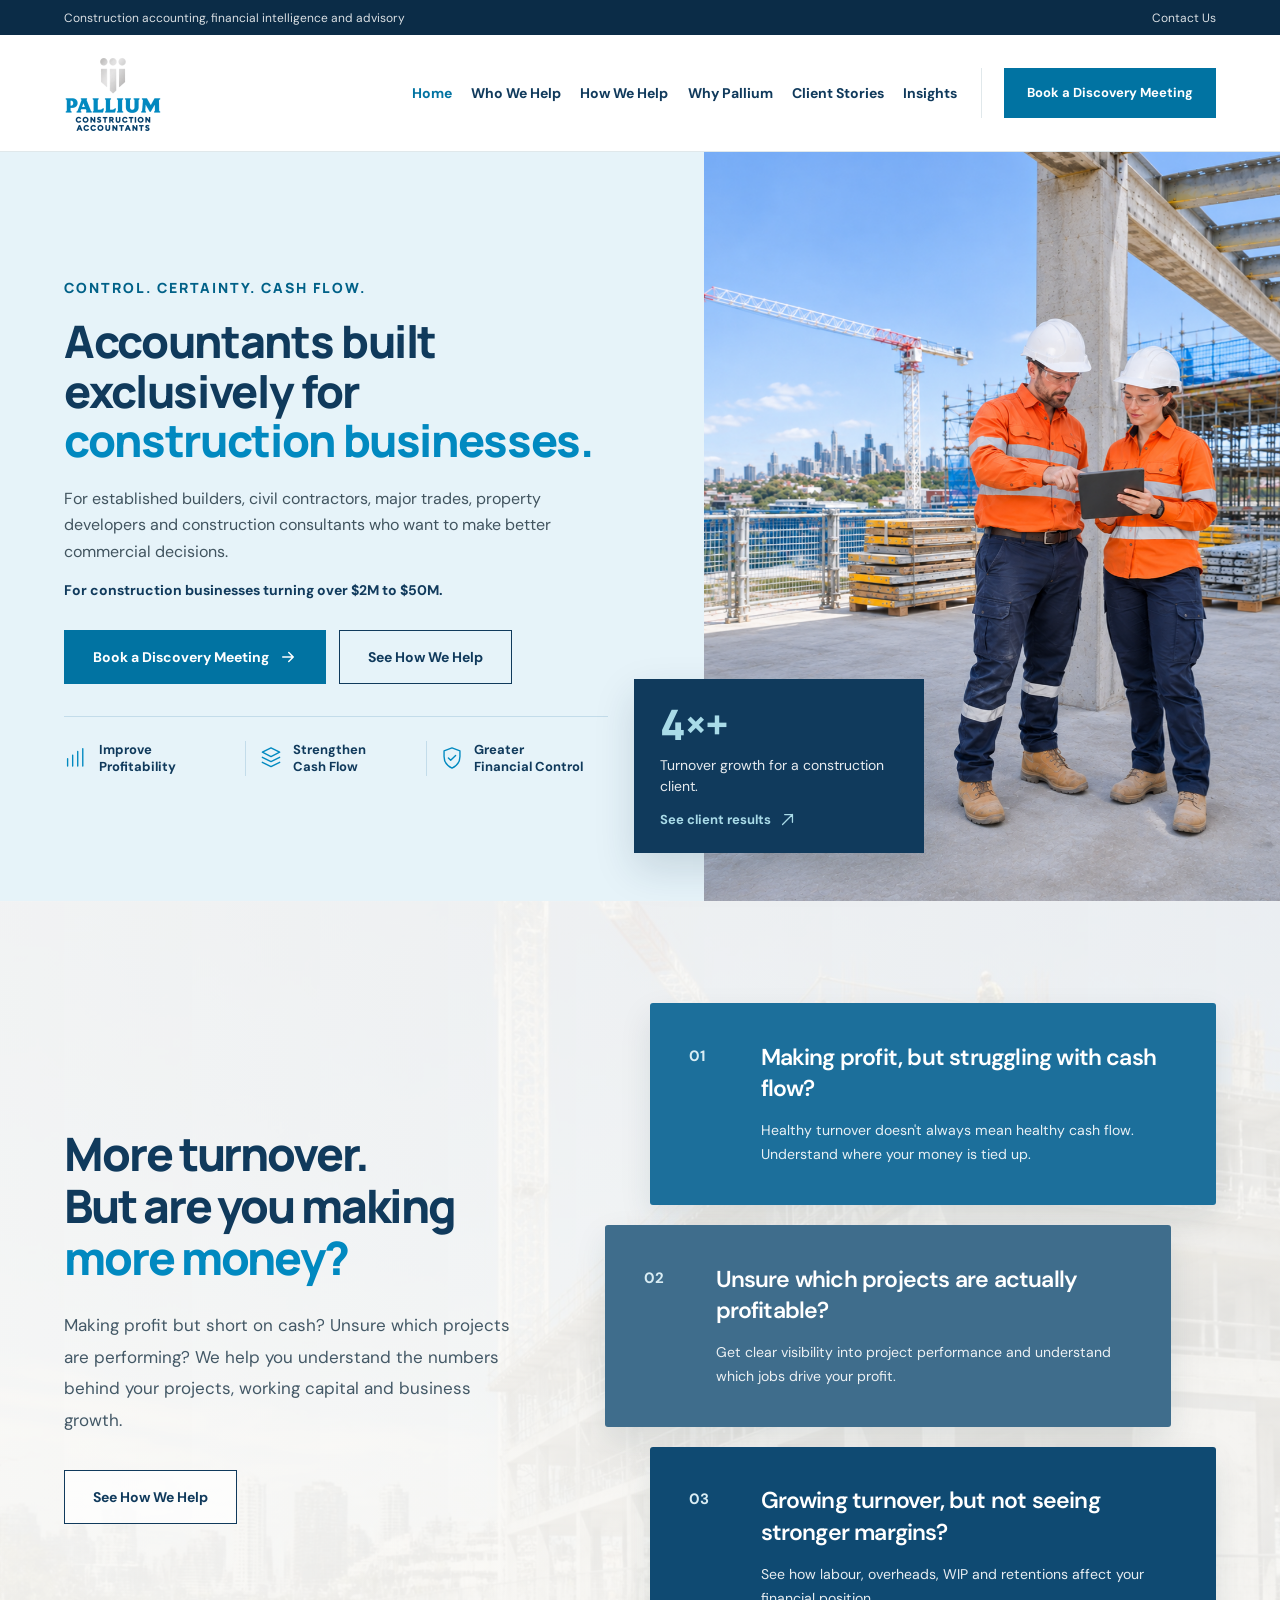
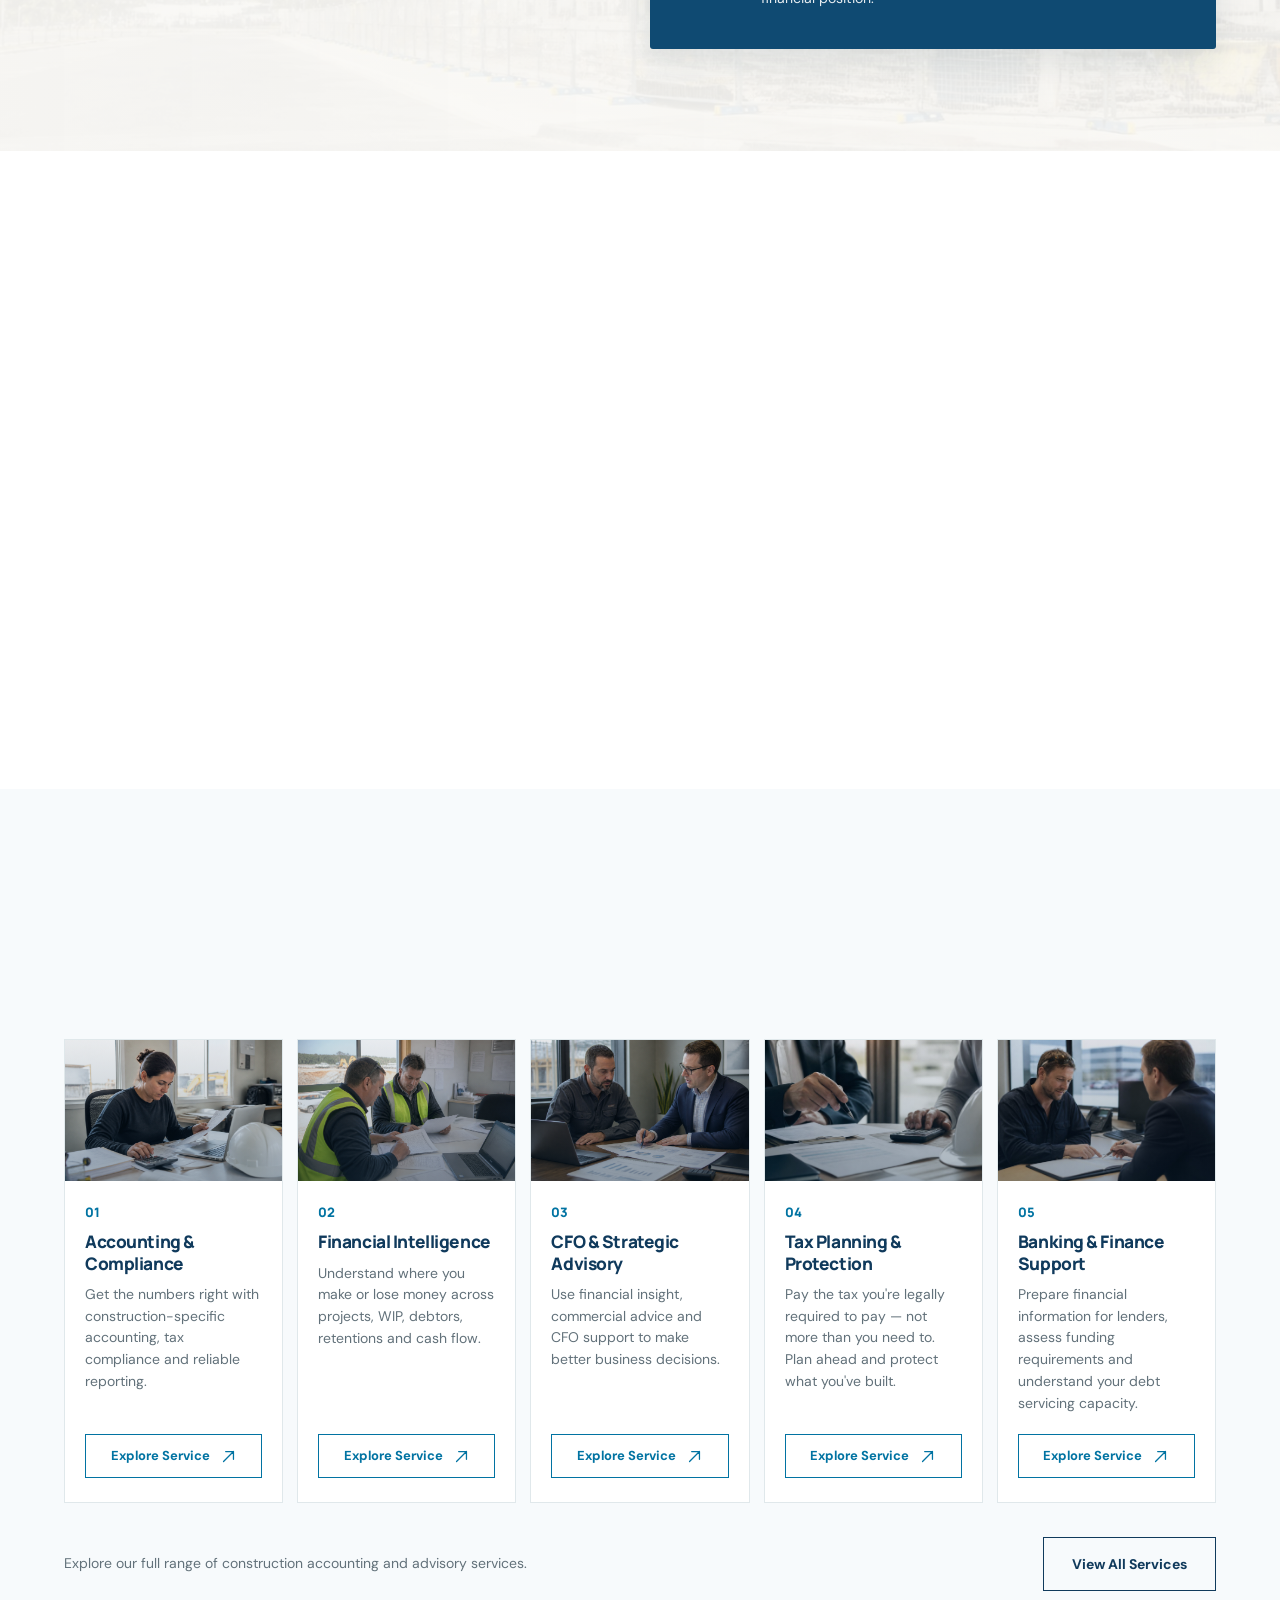
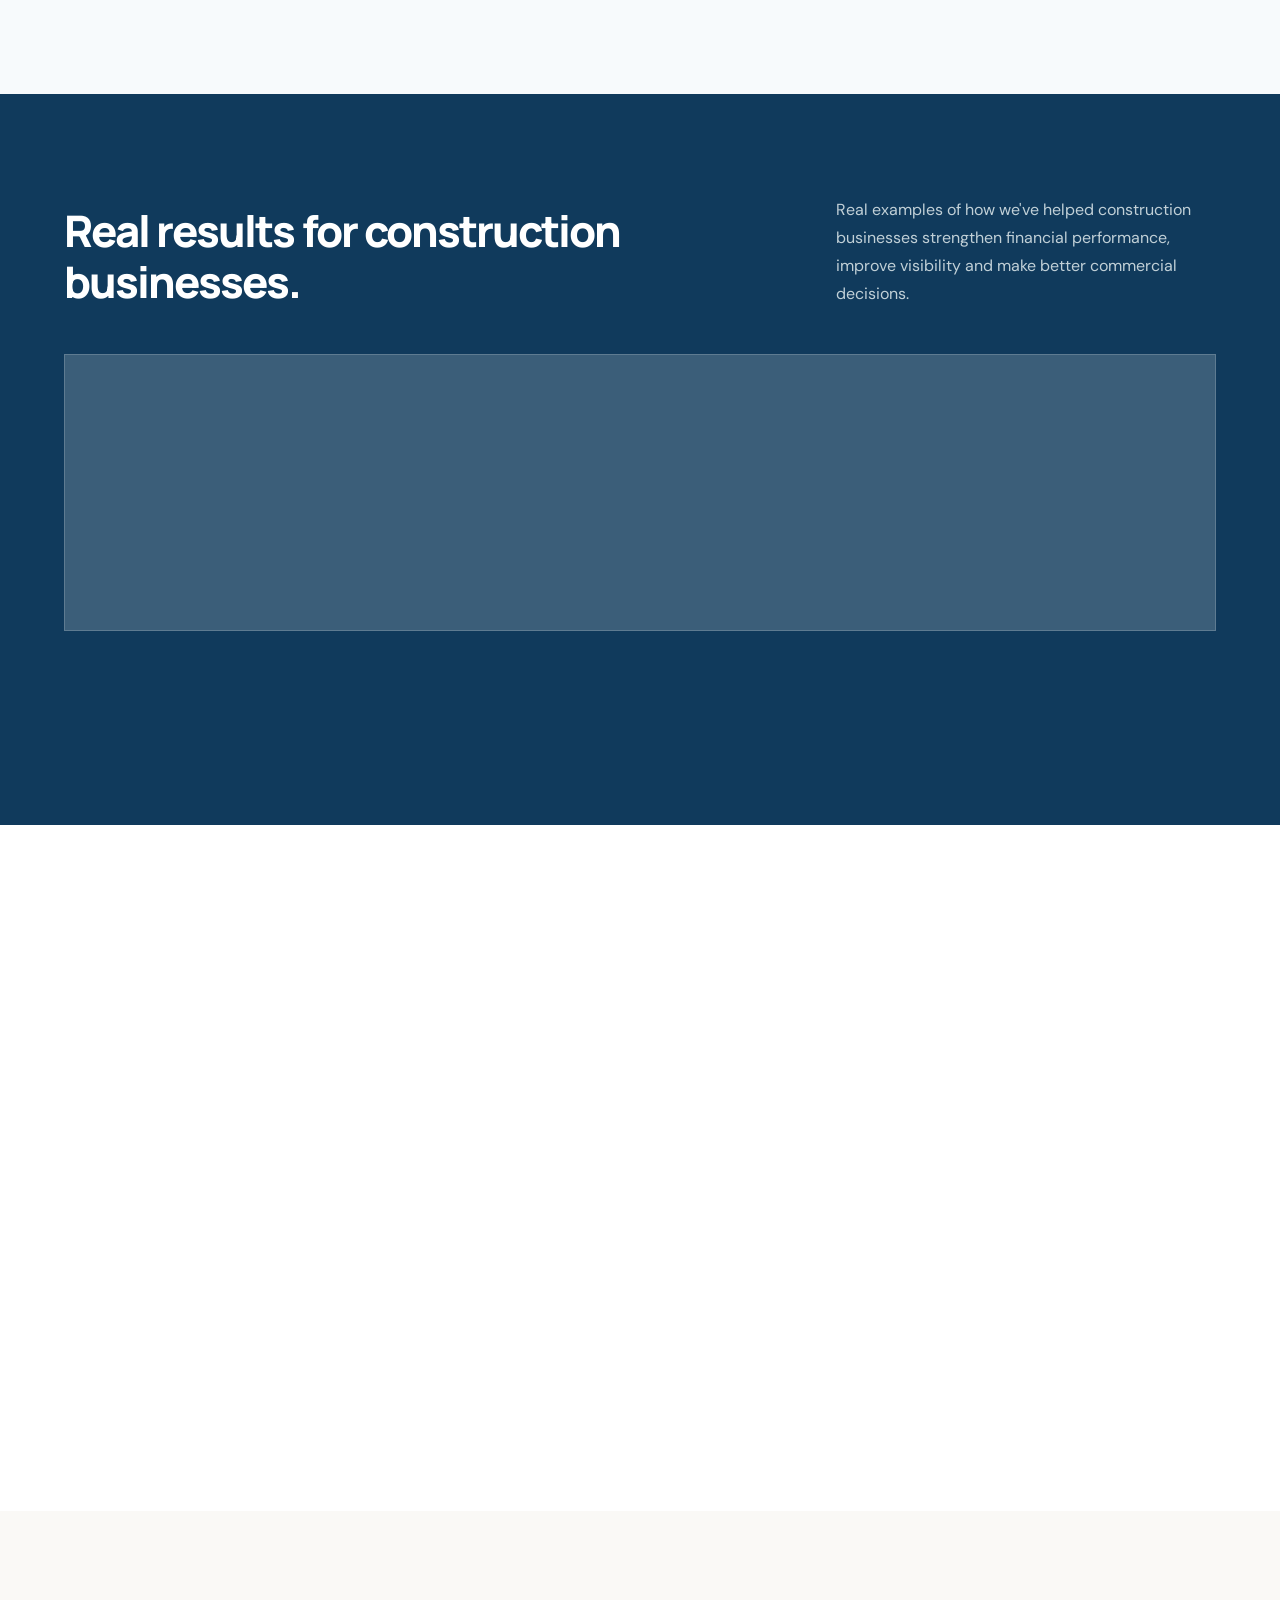
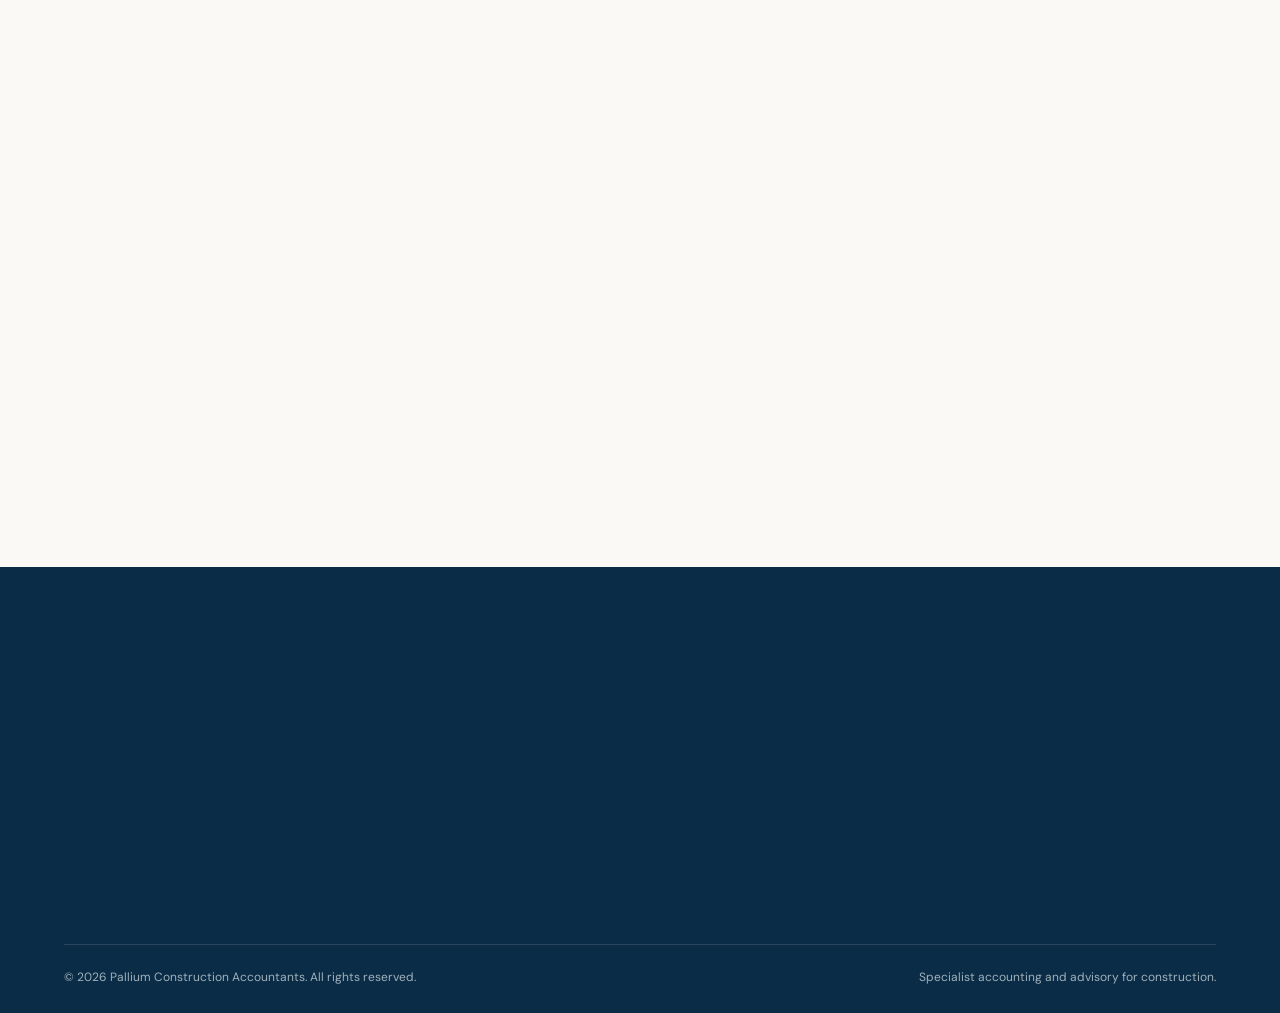
<file: index.html>
<!DOCTYPE html>
<html lang="en-AU">
<head>
  <meta charset="UTF-8">
  <meta name="viewport" content="width=device-width, initial-scale=1.0">

  <title>Pallium | Construction Accountants &amp; Business Advisory</title>
  <meta name="description" content="Specialist construction accounting, financial intelligence and advisory for builders, civil contractors, major trades, property developers and construction industry consultants.">

  <link rel="preconnect" href="https://fonts.googleapis.com">
  <link rel="preconnect" href="https://fonts.gstatic.com" crossorigin>
  <link href="https://fonts.googleapis.com/css2?family=DM+Sans:wght@400;500;600;700&family=Manrope:wght@400;500;600;700;800&display=swap" rel="stylesheet">

  <script>
    /* Only hide content for animation when the browser can reveal it again */
    if (
      "IntersectionObserver" in window &&
      !window.matchMedia("(prefers-reduced-motion: reduce)").matches
    ) {
      document.documentElement.classList.add("js-anim");
    }
  </script>

  <style>
    /* =========================================
       GLOBAL
    ========================================= */

    :root {
      --navy: #103a5c;
      --navy-dark: #0b2c47;
      --blue: #0173a2;
      --brand: #0189c0;
      --blue-dark: #016188;
      --sky: #a9dbe8;
      --ivory: #faf9f6;
      --light: #f4f8fa;
      --text: #26343b;
      --muted: #62717a;
      --border: #e0e8eb;
      --heading: "Manrope", sans-serif;
      --body: "DM Sans", sans-serif;
      --container: 1360px;
      --gutter: clamp(22px, 5vw, 80px);
    }

    *, *::before, *::after {
      box-sizing: border-box;
      margin: 0;
      padding: 0;
    }

    html {
      scroll-behavior: smooth;
    }

    body {
      background: #fff;
      color: var(--text);
      font-family: var(--body);
      -webkit-font-smoothing: antialiased;
      overflow-x: hidden;
    }

    a {
      color: inherit;
      text-decoration: none;
    }

    button {
      font: inherit;
      cursor: pointer;
    }

    img, svg {
      display: block;
    }

    img {
      max-width: 100%;
    }

    :focus-visible {
      outline: 3px solid var(--blue);
      outline-offset: 4px;
    }

    .container {
      width: min(
        calc(100% - var(--gutter) * 2),
        var(--container)
      );
      margin-inline: auto;
    }

    .section {
      padding: clamp(76px, 8vw, 116px) 0;
    }

    .section-title {
      color: var(--navy);
      font-family: var(--heading);
      font-size: clamp(32px, 3.4vw, 46px);
      font-weight: 800;
      line-height: 1.17;
      letter-spacing: -.045em;
    }

    .section-description {
      color: var(--muted);
      font-size: 16px;
      line-height: 1.75;
    }

    .section-heading {
      display: flex;
      align-items: end;
      justify-content: space-between;
      gap: 40px;
      margin-bottom: 46px;
    }

    .section-heading .section-title {
      max-width: 780px;
    }

    .section-heading .section-description {
      max-width: 380px;
    }

    /* =========================================
       BUTTONS
    ========================================= */

    .btn {
      display: inline-flex;
      align-items: center;
      justify-content: center;
      gap: 10px;
      min-height: 54px;
      padding: 0 28px;
      border: 1.5px solid transparent;
      border-radius: 0;
      font-family: var(--body);
      font-size: 14px;
      font-weight: 700;
      line-height: 1.3;
      text-align: center;
      transition:
        background .2s ease,
        color .2s ease,
        border-color .2s ease;
    }

    .btn-primary {
      background: var(--blue);
      border-color: var(--blue);
      color: #fff;
    }

    .btn-primary:hover {
      background: var(--blue-dark);
      border-color: var(--blue-dark);
    }

    .btn-outline {
      background: transparent;
      border-color: var(--navy);
      color: var(--navy);
    }

    .btn-outline:hover {
      background: var(--navy);
      color: #fff;
    }

    .btn-white {
      background: #fff;
      border-color: #fff;
      color: var(--navy);
    }

    .btn-white:hover {
      background: var(--sky);
      border-color: var(--sky);
    }

    .text-link {
      display: inline-flex;
      align-items: center;
      justify-content: center;
      gap: 10px;
      min-height: 49px;
      padding: 0 20px;
      border: 1.5px solid var(--blue);
      background: transparent;
      color: var(--blue);
      font-size: 13px;
      font-weight: 700;
      line-height: 1.4;
      transition:
        background .2s ease,
        color .2s ease;
    }

    .text-link:hover {
      background: var(--blue);
      color: #fff;
    }

    .text-link svg, .industry-link svg, .hero-proof-link svg {
      width: 17px;
      height: 17px;
      flex-shrink: 0;
      fill: none;
      stroke: currentColor;
      stroke-width: 1.8;
      stroke-linecap: round;
      stroke-linejoin: round;
    }

    /* =========================================
       HERO
    ========================================= */

    .hero {
      position: relative;
      min-height: calc(100svh - 151px);
      isolation: isolate;
      border-bottom: 1px solid var(--border);
    }

    .hero-grid {
      display: grid;
      grid-template-columns: 55% 45%;
      align-items: center;
      min-height: calc(100svh - 151px);
    }

    .hero-content {
      position: relative;
      z-index: 2;
      padding:
        clamp(50px, 7vh, 90px)
        65px
        clamp(50px, 7vh, 90px)
        0;
    }

    .hero h1 {
      max-width: 680px;
      color: var(--navy);
      font-family: var(--heading);
      font-size: clamp(38px, 4vw, 62px);
      font-weight: 800;
      line-height: 1.075;
      letter-spacing: -.055em;
    }

    .hero h1 span {
      color: var(--brand);
    }

    .hero-description {
      max-width: 550px;
      margin-top: 30px;
      color: var(--muted);
      font-size: clamp(15px, 1.2vw, 18px);
      line-height: 1.78;
    }

    .hero-actions {
      display: flex;
      flex-wrap: wrap;
      gap: 13px;
      margin-top: 36px;
    }

    .hero-note {
      max-width: 550px;
      margin-top: 30px;
      padding-top: 20px;
      border-top: 1px solid var(--border);
      color: var(--navy);
      font-size: 13px;
      font-weight: 700;
      line-height: 1.6;
    }

    .hero-media {
      position: absolute;
      z-index: 0;
      inset: 0 0 0 auto;
      width: 45%;
      overflow: hidden;
      background: var(--navy);
    }

    .hero-media > img {
      width: 100%;
      height: 100%;
      object-fit: cover;
      object-position: 55% center;
    }

    .hero-proof {
      position: absolute;
      z-index: 3;
      left: calc(55% - 70px);
      bottom: 78px;
      display: block;
      width: 300px;
      max-width: calc(100% - 40px);
      padding: 27px 30px;
      background: var(--navy);
      color: #fff;
      box-shadow: 0 16px 38px rgba(11,44,71,.15);
      transition:
        background .2s ease,
        transform .2s ease;
    }

    .hero-proof:hover {
      background: var(--navy-dark);
      transform: translateY(-3px);
    }

    .hero-proof strong {
      display: block;
      color: var(--sky);
      font-family: var(--heading);
      font-size: 48px;
      font-weight: 800;
      line-height: 1;
      letter-spacing: -.055em;
    }

    .hero-proof p {
      max-width: 240px;
      margin-top: 15px;
      color: rgba(255,255,255,.9);
      font-size: 14px;
      line-height: 1.65;
    }

    .hero-proof-link {
      display: inline-flex;
      align-items: center;
      gap: 8px;
      margin-top: 20px;
      color: var(--sky);
      font-size: 13px;
      font-weight: 700;
    }

    /* =========================================
       CUSTOMER CHALLENGES
    ========================================= */

    .problems {
      overflow-x: clip;
      background-color: var(--ivory);
      background-image:
        linear-gradient(
          90deg,
          rgba(250,249,246,.95),
          rgba(250,249,246,.91)
        ),
        url("site-wide.jpg");
      background-size: cover;
      background-position: center;
    }

    .problems-layout {
      display: grid;
      grid-template-columns: minmax(0,.85fr) minmax(0,1.15fr);
      align-items: center;
      gap: clamp(55px, 7vw, 110px);
    }

    .problems-intro {
      max-width: 570px;
    }

    .problems-intro .section-title {
      font-size: clamp(38px, 3.6vw, 59px);
      line-height: 1.13;
    }

    .problems-intro .section-title span {
      color: var(--brand);
    }

    .problems-intro .section-description {
      max-width: 520px;
      margin-top: 26px;
      color: #435866;
      font-size: 17px;
      line-height: 1.85;
    }

    .problems-button {
      margin-top: 34px;
      background: rgba(255,255,255,.72);
    }

    .problem-list {
      display: flex;
      flex-direction: column;
      gap: 20px;
      width: 100%;
    }

    .problem-card {
      display: grid;
      grid-template-columns: 42px 1fr;
      align-items: start;
      gap: 30px;
      min-height: 195px;
      padding: clamp(30px, 3vw, 44px);
      color: #fff;
      border-radius: 3px;
      box-shadow: 0 13px 32px rgba(20,45,60,.1);
    }

    .problem-card:nth-child(1) {
      background: #1c6f9b;
      margin-left: 45px;
    }

    .problem-card:nth-child(2) {
      background: #3f6d8c;
      margin-right: 45px;
    }

    .problem-card:nth-child(3) {
      background: #0f4a72;
      margin-left: 45px;
    }

    .problem-number {
      padding-top: 4px;
      color: #d9edf4;
      font-size: 15px;
      font-weight: 700;
      letter-spacing: .06em;
    }

    .problem-content h3 {
      max-width: 540px;
      color: #fff;
      font-family: var(--body);
      font-size: clamp(21px, 1.8vw, 28px);
      font-weight: 600;
      line-height: 1.35;
      letter-spacing: -.035em;
    }

    .problem-content p {
      max-width: 540px;
      margin-top: 15px;
      color: rgba(255,255,255,.9);
      font-size: clamp(14px, 1.1vw, 16px);
      line-height: 1.7;
    }

    /* =========================================
       WHO WE HELP
    ========================================= */

    .industries {
      background: #fff;
    }

    .industry-grid {
      display: grid;
      grid-template-columns: repeat(4, minmax(0,1fr));
      gap: 16px;
    }

    .industry-card {
      display: flex;
      flex-direction: column;
      justify-content: space-between;
      min-height: 285px;
      padding: clamp(25px, 2.5vw, 38px);
      background: #f3f8fa;
      border: 1px solid #dce7ec;
      color: var(--navy);
      transition:
        background .25s ease,
        border-color .25s ease,
        transform .25s ease;
    }

    .industry-card:hover {
      background: #e9f3f7;
      border-color: #b8d3df;
      transform: translateY(-4px);
    }

    .industry-icon {
      display: flex;
      align-items: center;
      justify-content: center;
      width: 60px;
      height: 60px;
      color: var(--blue);
    }

    .industry-icon svg {
      width: 100%;
      height: 100%;
      fill: none;
      stroke: currentColor;
      stroke-width: 1.35;
      stroke-linecap: round;
      stroke-linejoin: round;
    }

    .industry-body {
      margin-top: 42px;
    }

    .industry-body h3 {
      color: var(--navy);
      font-family: var(--heading);
      font-size: clamp(19px, 1.55vw, 23px);
      font-weight: 800;
      line-height: 1.35;
      letter-spacing: -.035em;
    }

    .industry-link {
      display: inline-flex;
      align-items: center;
      gap: 8px;
      margin-top: 17px;
      color: var(--blue);
      font-size: 13px;
      font-weight: 700;
    }

    /* =========================================
       HOW WE HELP — EVEN BUTTONS
    ========================================= */

    .services {
      background: #f7fafc;
    }

    .service-grid {
      display: grid;
      grid-template-columns: repeat(4, minmax(0,1fr));
      gap: 10px;
      align-items: stretch;
    }

    .service-card {
      display: flex;
      flex-direction: column;
      min-width: 0;
      height: 100%;
      overflow: hidden;
      background: #fff;
      border: 1px solid var(--border);
      transition:
        box-shadow .25s ease,
        transform .25s ease;
    }

    .service-card:hover {
      transform: translateY(-4px);
      box-shadow: 0 14px 35px rgba(23,51,69,.08);
    }

    .service-image {
      position: relative;
      width: 100%;
      height: clamp(185px, 16vw, 235px);
      overflow: hidden;
      background: var(--navy);
    }

    .service-image img {
      width: 100%;
      height: 100%;
      object-fit: cover;
    }

    .service-image::after {
      content: "";
      position: absolute;
      inset: 0;
      background: linear-gradient(
        180deg,
        rgba(11,44,71,.08),
        rgba(11,44,71,.35)
      );
      pointer-events: none;
    }

    .service-content {
      display: flex;
      flex-direction: column;
      flex: 1;
      padding: clamp(24px, 2.2vw, 35px);
    }

    .service-number {
      display: block;
      color: var(--blue);
      font-family: var(--heading);
      font-size: 15px;
      font-weight: 800;
    }

    .service-content h3 {
      margin-top: 20px;
      color: var(--navy);
      font-family: var(--heading);
      font-size: clamp(19px, 1.5vw, 23px);
      font-weight: 800;
      line-height: 1.35;
      letter-spacing: -.035em;
    }

    .service-content p {
      margin-top: 12px;
      margin-bottom: 28px;
      color: var(--muted);
      font-size: 15px;
      line-height: 1.7;
    }

    /*
      IMPORTANT:
      margin-top: auto pushes every button
      to the bottom of its service card.
    */

    .service-content .text-link {
      align-self: flex-start;
      margin-top: auto;
    }

    .services-bottom {
      display: flex;
      align-items: center;
      justify-content: space-between;
      flex-wrap: wrap;
      gap: 24px;
      margin-top: 34px;
    }

    .services-bottom p {
      max-width: 520px;
      color: var(--muted);
      font-size: 14px;
      line-height: 1.7;
    }

    /* =========================================
       CLIENT RESULTS
    ========================================= */

    .results {
      background: var(--navy);
      color: #fff;
    }

    .results .section-title {
      color: #fff;
    }

    .results .section-description {
      color: #c1d0d7;
    }

    .results-grid {
      display: grid;
      grid-template-columns: repeat(3, minmax(0,1fr));
      gap: 1px;
      background: rgba(255,255,255,.18);
      border: 1px solid rgba(255,255,255,.18);
    }

    .result-card {
      display: flex;
      flex-direction: column;
      min-height: 275px;
      padding: 38px 32px;
      background: var(--navy);
    }

    .result-sector {
      color: #bbcad1;
      font-size: 13px;
      font-weight: 700;
    }

    .result-stat {
      display: block;
      margin-top: 25px;
      color: var(--sky);
      font-family: var(--heading);
      font-size: clamp(34px, 3.3vw, 49px);
      font-weight: 800;
      line-height: 1.1;
      letter-spacing: -.05em;
    }

    .result-card p {
      max-width: 330px;
      margin-top: 15px;
      color: #e0e9ed;
      font-size: 15px;
      line-height: 1.7;
    }

    .results-bottom {
      display: flex;
      justify-content: space-between;
      align-items: center;
      flex-wrap: wrap;
      gap: 25px;
      margin-top: 38px;
    }

    .results-bottom p {
      color: #c1d0d7;
      font-size: 14px;
      line-height: 1.7;
    }

    /* =========================================
       WHY PALLIUM
    ========================================= */

    .why {
      background: #fff;
      overflow: hidden;
    }

    .why-layout {
      display: grid;
      grid-template-columns: 1fr 1fr;
      align-items: center;
      gap: clamp(55px, 7vw, 115px);
    }

    .why-visual {
      position: relative;
      isolation: isolate;
      margin-left: 20px;
      margin-bottom: 20px;
    }

    .why-visual::before {
      content: "";
      position: absolute;
      z-index: -1;
      inset: 24px 24px -24px -24px;
      background: var(--brand);
    }

    .why-visual img {
      width: 100%;
      height: clamp(380px, 36vw, 490px);
      object-fit: cover;
    }

    .why-content {
      max-width: 610px;
    }

    .why-content .section-title {
      font-size: clamp(34px, 3.5vw, 49px);
    }

    .why-content .section-description {
      max-width: 545px;
      margin-top: 25px;
      font-size: 17px;
      line-height: 1.8;
    }

    .why-points {
      display: grid;
      grid-template-columns: repeat(2, minmax(0,1fr));
      column-gap: 30px;
      row-gap: 25px;
      margin-top: 35px;
    }

    .why-point {
      display: flex;
      align-items: flex-start;
      gap: 12px;
      color: var(--navy);
      font-size: 14px;
      font-weight: 700;
      line-height: 1.55;
    }

    .why-check {
      display: inline-flex;
      flex: 0 0 20px;
      align-items: center;
      justify-content: center;
      width: 20px;
      height: 20px;
      color: var(--blue);
      font-size: 20px;
      line-height: 1;
    }

    .why-content .btn {
      margin-top: 39px;
    }

    /* =========================================
       FINAL CTA
    ========================================= */

    .final-cta {
      padding: clamp(76px, 8vw, 116px) 0;
      background: var(--ivory);
    }

    .final-cta-inner {
      position: relative;
      display: flex;
      align-items: center;
      min-height: 385px;
      padding: clamp(45px, 6vw, 78px);
      background: var(--navy);
      isolation: isolate;
    }

    .final-cta-content {
      position: relative;
      z-index: 2;
      width: 54%;
      padding-right: clamp(20px, 3vw, 44px);
    }

    .final-cta h2 {
      max-width: 690px;
      color: #fff;
      font-family: var(--heading);
      font-size: clamp(30px, 3vw, 44px);
      font-weight: 800;
      line-height: 1.18;
      letter-spacing: -.045em;
    }

    .final-cta p {
      max-width: 510px;
      margin-top: 20px;
      color: #c4d2d9;
      font-size: 16px;
      line-height: 1.75;
    }

    .final-cta .btn {
      margin-top: 32px;
    }

    /* =========================================
       RESPONSIVE
    ========================================= */

    @media (max-width: 1200px) {
      .industry-grid, .service-grid {
        grid-template-columns: repeat(2, minmax(0,1fr));
      }

      .service-grid {
        gap: 16px;
      }

      .service-image {
        height: 250px;
      }

      .service-content {
        padding: 32px;
      }
    }

    @media (max-width: 960px) {
      .hero, .hero-grid {
        min-height: 0;
      }

      .hero-grid {
        display: block;
      }

      .hero-content {
        padding: 60px 0 55px;
      }

      .hero-media {
        position: relative;
        width: 100%;
        height: 390px;
      }

      .hero-proof {
        left: var(--gutter);
        bottom: 28px;
      }

      .problems-layout, .why-layout {
        grid-template-columns: 1fr;
        gap: 55px;
      }

      .problem-list {
        max-width: 820px;
        margin-inline: auto;
      }

      .section-heading {
        display: block;
      }

      .section-heading .section-description {
        max-width: 620px;
        margin-top: 20px;
      }

      .results-grid {
        grid-template-columns: 1fr;
      }

      .result-card {
        min-height: 0;
      }

      .why-visual {
        max-width: 740px;
      }

      .why-visual img {
        height: 430px;
      }

      .final-cta-content {
        width: 56%;
      }
    }

    @media (max-width: 650px) {
      .section {
        padding: 72px 0;
      }

      .section-title {
        font-size: clamp(30px, 8vw, 39px);
      }

      .hero-content {
        padding: 48px 0 45px;
      }

      .hero h1 {
        font-size: clamp(34px, 9vw, 44px);
      }

      .hero-description {
        margin-top: 24px;
        font-size: 16px;
      }

      .hero-actions {
        flex-direction: column;
        margin-top: 29px;
      }

      .hero-actions .btn {
        width: 100%;
      }

      .hero-media {
        height: 340px;
      }

      .hero-proof {
        left: 20px;
        bottom: 20px;
        width: min(285px, calc(100% - 40px));
        padding: 20px 22px;
      }

      .hero-proof strong {
        font-size: 39px;
      }

      .problems-layout {
        gap: 40px;
      }

      .problems-intro .section-title {
        font-size: clamp(34px, 8.5vw, 44px);
      }

      .problems-intro .section-description {
        margin-top: 20px;
        font-size: 15px;
      }

      .problems-button {
        width: 100%;
        margin-top: 26px;
      }

      .problem-list {
        gap: 14px;
      }

      .problem-card {
        grid-template-columns: 1fr;
        gap: 20px;
        min-height: 0;
        margin-left: 0 !important;
        margin-right: 0 !important;
        padding: 30px 26px;
      }

      .problem-content h3 {
        font-size: 22px;
      }

      .industry-grid, .service-grid {
        grid-template-columns: 1fr;
      }

      .industry-card {
        min-height: 235px;
        padding: 28px;
      }

      .service-grid {
        gap: 18px;
      }

      .service-image {
        height: 225px;
      }

      .service-content {
        padding: 28px 26px 32px;
      }

      .service-content h3 {
        margin-top: 16px;
        font-size: 22px;
      }

      .service-content .text-link, .services-bottom .btn {
        width: 100%;
      }

      .why-visual {
        margin-left: 14px;
        margin-bottom: 14px;
      }

      .why-visual::before {
        inset: 14px 14px -14px -14px;
      }

      .why-visual img {
        height: 310px;
      }

      .why-points {
        grid-template-columns: 1fr;
        gap: 18px;
      }

      .why-content .btn {
        width: 100%;
      }

      .final-cta {
        padding: 72px 0;
      }

      .final-cta-inner {
        min-height: auto;
        padding: 42px 28px;
      }

      .final-cta-content {
        width: 100%;
      }

      .final-cta h2 {
        font-size: clamp(29px, 8vw, 37px);
      }

      .final-cta .btn {
        width: 100%;
      }
    }

    @media (prefers-reduced-motion: reduce) {
      html {
        scroll-behavior: auto;
      }

      *, *::before, *::after {
        transition-duration: .01ms !important;
        animation-duration: .01ms !important;
      }
    }

    /* =========================================
       BRAND TAGLINE, 5-CARD GRIDS, FINAL CTA
    ========================================= */

    .hero-tagline {
      margin-bottom: 22px;
      color: var(--blue-dark);
      font-family: var(--heading);
      font-size: 14px;
      font-weight: 800;
      letter-spacing: .14em;
      line-height: 1.5;
    }

    .industry-grid {
      grid-template-columns: repeat(5, minmax(0,1fr));
    }

    .industry-card {
      padding: clamp(22px, 2vw, 32px);
    }

    .industry-body {
      display: flex;
      flex: 1;
      flex-direction: column;
      align-items: flex-start;
      margin-top: 30px;
    }

    .industry-link {
      margin-top: auto;
      padding-top: 17px;
    }

    /* Five service cards in one row on desktop */

    .service-grid {
      grid-template-columns: repeat(5, minmax(0,1fr));
      gap: 14px;
    }

    @media (min-width: 1201px) {
      .service-image {
        height: clamp(140px, 11vw, 170px);
      }

      .service-content {
        padding: 22px 20px 24px;
      }

      .service-number {
        font-size: 13px;
      }

      .service-content h3 {
        margin-top: 10px;
        font-size: clamp(17px, 1.35vw, 20px);
        line-height: 1.25;
        letter-spacing: -.025em;
      }

      .service-content p {
        margin-top: 10px;
        margin-bottom: 20px;
        font-size: 14px;
        line-height: 1.55;
      }

      .service-content .text-link {
        align-self: stretch;
        min-height: 44px;
        padding: 0 12px;
      }
    }

    .final-cta-photo {
      position: absolute;
      z-index: 1;
      inset: 0 0 0 auto;
      width: 44%;
      height: 100%;
      object-fit: cover;
      object-position: center;
    }

    @media (max-width: 1200px) {
      .industry-grid, .service-grid {
        grid-template-columns: repeat(4, minmax(0,1fr));
      }

      .industry-card, .service-card, .service-card:nth-child(4) {
        grid-column: span 2;
      }

      .industry-card {
        min-height: 225px;
      }

      .industry-card:last-child, .service-card:last-child {
        grid-column: 2 / span 2;
      }
    }

    @media (max-width: 650px) {
      .industry-grid, .service-grid {
        grid-template-columns: 1fr;
      }

      .industry-card, .industry-card:last-child, .service-card, .service-card:nth-child(4), .service-card:last-child {
        grid-column: auto;
      }

      .final-cta-photo {
        display: none;
      }

      .final-cta-content {
        padding-right: 0;
      }
    }

    /* =========================================
       HERO V2: LIGHT BLUE BAND WITH BOXED PHOTO
    ========================================= */

    .hero-v2 {
      --hero-tint: #e6f3f9;
      --hero-line: #c3dcea;
      min-height: 0;
      background: var(--hero-tint);
      border-bottom: 0;
    }

    .hero-v2 .hero-grid {
      grid-template-columns: 55% 45%;
      align-items: center;
      min-height: calc(100svh - 151px);
      padding-block: clamp(36px, 5vh, 56px);
    }

    .hero-v2 .hero-content {
      padding: 0 90px 0 0;
    }

    .hero-v2 .hero-tagline {
      margin-bottom: 18px;
      letter-spacing: .14em;
    }

    .hero-v2 h1 {
      max-width: none;
      font-size: clamp(34px, 3.5vw, 54px);
      line-height: 1.1;
      letter-spacing: -.03em;
    }

    .hero-v2 h1 span {
      display: block;
    }

    @media (min-width: 651px) {
      .hero-v2 h1 span {
        white-space: nowrap;
      }
    }

    .hero-v2 .hero-description {
      max-width: 600px;
      margin-top: 22px;
      color: #41545f;
      font-size: clamp(16px, 1.15vw, 18px);
      line-height: 1.65;
    }

    .hero-v2 .hero-actions {
      margin-top: 28px;
    }

    .hero-v2 .hero-primary-cta svg {
      width: 18px;
      height: 18px;
      fill: none;
      stroke: currentColor;
      stroke-width: 2;
      stroke-linecap: round;
      stroke-linejoin: round;
    }

    .hero-benefits {
      display: grid;
      grid-template-columns: repeat(3, minmax(0, 1fr));
      margin-top: 32px;
      padding-top: 24px;
      border-top: 1px solid var(--hero-line);
    }

    .hero-benefit {
      display: flex;
      align-items: center;
      gap: 12px;
      padding: 0 16px;
      border-left: 1px solid var(--hero-line);
      color: var(--navy);
      font-size: 14px;
      font-weight: 700;
      line-height: 1.35;
    }

    .hero-benefit:first-child {
      padding-left: 0;
      border-left: 0;
    }

    .hero-benefit svg {
      width: 30px;
      height: 30px;
      flex: 0 0 30px;
      fill: none;
      stroke: var(--brand);
      stroke-width: 1.9;
      stroke-linecap: round;
      stroke-linejoin: round;
    }

    .hero-v2 .hero-note {
      max-width: none;
      margin-top: 14px;
      padding-top: 0;
      border-top: 0;
      font-size: 14px;
    }

    /* Photo: straight edges, flush to the top, right and bottom of the hero */

    .hero-visual {
      position: absolute;
      inset: 0 0 0 auto;
      width: 45%;
    }

    .hero-v2 .hero-media {
      position: absolute;
      inset: 0;
      width: 100%;
      height: 100%;
    }

    /* Keep the people and skyline in view; the plain floor sits behind the card */

    .hero-v2 .hero-media > img {
      object-position: center 20%;
    }

    @media (max-width: 960px) {
      .hero-v2 .hero-media > img {
        object-position: center 10%;
      }
    }

    .hero-v2 .hero-proof {
      left: -70px;
      bottom: 48px;
      width: 290px;
      padding: 24px 26px;
    }

    .hero-v2 .hero-proof strong {
      font-size: 42px;
      letter-spacing: -.03em;
    }

    .hero-v2 .hero-proof p {
      margin-top: 10px;
      line-height: 1.5;
    }

    .hero-v2 .hero-proof-link {
      margin-top: 14px;
    }

    @media (min-width: 961px) and (max-height: 800px) {
      .hero-v2 h1 {
        font-size: clamp(34px, 3.3vw, 48px);
      }

      .hero-v2 .hero-description {
        margin-top: 16px;
        font-size: 15px;
        line-height: 1.55;
      }

      .hero-v2 .hero-actions {
        margin-top: 20px;
      }

      .hero-benefits {
        margin-top: 22px;
        padding-top: 18px;
      }

      .hero-v2 .hero-note {
        margin-top: 10px;
      }
    }

    @media (max-width: 1320px) {
      .hero-benefit {
        gap: 9px;
        padding: 0 12px;
        font-size: 13px;
      }

      .hero-benefit svg {
        width: 26px;
        height: 26px;
        flex-basis: 26px;
      }
    }

    @media (max-width: 1120px) {
      .hero-v2 .hero-content {
        padding-right: 48px;
      }

      .hero-v2 .hero-proof {
        left: 0;
        bottom: 0;
      }

      .hero-benefit {
        padding: 0 10px;
        font-size: 13px;
      }

      .hero-benefit svg {
        width: 26px;
        height: 26px;
        flex-basis: 26px;
      }
    }

    @media (max-width: 960px) {
      .hero-v2 .hero-grid {
        display: flex;
        flex-direction: column;
        align-items: stretch;
        gap: 36px;
        min-height: 0;
        padding-block: 48px 0;
      }

      .hero-v2 .hero-content {
        padding-right: 0;
      }

      .hero-visual {
        position: relative;
        inset: auto;
        width: auto;
        height: 420px;
        margin-inline: calc(var(--gutter) * -1);
      }
    }

    @media (max-width: 650px) {
      .hero-v2 .hero-grid {
        padding-block: 36px 0;
      }

      .hero-v2 h1 {
        font-size: clamp(34px, 9.5vw, 42px);
      }

      .hero-break {
        display: none;
      }

      .hero-v2 .hero-actions .btn {
        width: 100%;
      }

      .hero-benefits {
        grid-template-columns: 1fr;
        gap: 14px;
      }

      .hero-benefit, .hero-benefit:first-child {
        padding: 0;
        border-left: 0;
      }

      .hero-benefit br {
        display: none;
      }

      .hero-visual {
        height: 340px;
      }

      .hero-v2 .hero-proof {
        max-width: 100%;
        width: 260px;
        padding: 20px 22px;
      }
    }

    /* =========================================
       SCROLL ANIMATIONS
       Uses opacity and translate so the existing
       card hover transforms keep working.
    ========================================= */

    .js-anim .hero-content > *, .js-anim .hero-proof, .js-anim .section-heading, .js-anim .problems-intro, .js-anim .problem-card, .js-anim .industry-card, .js-anim .service-card, .js-anim .services-bottom, .js-anim .result-card, .js-anim .results-bottom, .js-anim .why-visual, .js-anim .why-content, .js-anim .final-cta-inner {
      opacity: 0;
      translate: 0 28px;
      transition:
        opacity .9s cubic-bezier(.25,.1,.25,1) var(--reveal-delay, 0ms),
        translate .9s cubic-bezier(.25,.1,.25,1) var(--reveal-delay, 0ms),
        transform .25s ease,
        box-shadow .25s ease,
        background .25s ease,
        border-color .25s ease;
    }

    /* Directional movement for the larger blocks */

    .js-anim .why-content {
      translate: 40px 0;
    }

    .js-anim .why-visual {
      translate: -40px 0;
    }

    /* Problem cards: wipe open from the right edge towards the left */

    .js-anim .problem-card {
      translate: 60px 0;
      clip-path: inset(-60px -60px -60px 100%);
      transition:
        opacity .7s ease var(--reveal-delay, 0ms),
        translate 1.3s cubic-bezier(.25,.1,.25,1) var(--reveal-delay, 0ms),
        clip-path 1.3s cubic-bezier(.25,.1,.25,1) var(--reveal-delay, 0ms);
    }

    .js-anim .problem-card.is-visible {
      clip-path: inset(-60px -60px -60px -60px);
    }

    .js-anim .final-cta-inner {
      translate: 0 40px;
    }

    .js-anim .is-visible.is-visible.is-visible {
      opacity: 1;
      translate: none;
    }

    /* Hero photo drifts slowly as the page scrolls */

    .js-anim .hero-v2 .hero-media > img {
      transform: translate3d(0, var(--hero-shift, 0px), 0) scale(1.08);
      will-change: transform;
    }

    @media (max-width: 650px) {
      .js-anim .why-content, .js-anim .why-visual {
        translate: 0 24px;
      }

      .js-anim .problem-card {
        translate: 40px 0;
      }
    }
  </style>

  <link rel="stylesheet" href="layout.css">
</head>

<body>

  <script src="header.js"></script>

  <main id="main">

    <!-- HERO -->
    <section class="hero hero-v2" id="home">

      <div class="container hero-grid">
        <div class="hero-content">

          <p class="hero-tagline">CONTROL. CERTAINTY. CASH FLOW.</p>

          <h1>
            Accountants built <br class="hero-break">exclusively for
            <span>construction businesses.</span>
          </h1>

          <p class="hero-description">
            For established builders, civil contractors, major trades, property developers
            and construction consultants who want to make better commercial decisions.
          </p>

          <p class="hero-note">
            For construction businesses turning over $2M to $50M.
          </p>

          <div class="hero-actions">
            <a href="/discovery-meeting" class="btn btn-primary hero-primary-cta">
              <span>Book a Discovery Meeting</span>
              <svg viewBox="0 0 24 24" aria-hidden="true">
                <path d="M5 12h14M13 6l6 6-6 6"/>
              </svg>
            </a>

            <a href="#services" class="btn btn-outline">
              See How We Help
            </a>
          </div>

          <div class="hero-benefits" aria-label="Key outcomes">
            <div class="hero-benefit">
              <svg viewBox="0 0 36 36" aria-hidden="true">
                <path d="M5 29V19M12 29V14M19 29V9M26 29V5"/>
              </svg>
              <span>Improve <br>Profitability</span>
            </div>

            <div class="hero-benefit">
              <svg viewBox="0 0 36 36" aria-hidden="true">
                <path d="m18 4 12 6-12 6L6 10l12-6Z"/>
                <path d="m6 17 12 6 12-6M6 24l12 6 12-6"/>
              </svg>
              <span>Strengthen <br>Cash Flow</span>
            </div>

            <div class="hero-benefit">
              <svg viewBox="0 0 36 36" aria-hidden="true">
                <path d="M18 4 29 8v8c0 7-4.8 13.1-11 16-6.2-2.9-11-9-11-16V8l11-4Z"/>
                <path d="m13 18 3.2 3.2L23 14.4"/>
              </svg>
              <span>Greater <br>Financial Control</span>
            </div>
          </div>

        </div>

        <div class="hero-visual">
          <div class="hero-media" aria-hidden="true">
            <img
              src="hero.png"
              alt=""
              fetchpriority="high"
            >
          </div>

          <a href="#results" class="hero-proof" aria-label="See client results: 4 times plus turnover growth for a construction client">
            <strong>4×+</strong>
            <p>Turnover growth for a construction client.</p>
            <span class="hero-proof-link">
              See client results
              <svg viewBox="0 0 24 24" aria-hidden="true">
                <path d="M5 19 19 5M8 5h11v11"/>
              </svg>
            </span>
          </a>
        </div>
      </div>

    </section>

    <!-- CUSTOMER CHALLENGES -->
    <section class="section problems" id="problems">
      <div class="container problems-layout">

        <div class="problems-intro">

          <h2 class="section-title">
            More turnover.<br>
            But are you making
            <span>more money?</span>
          </h2>

          <p class="section-description">
            Making profit but short on cash?
            Unsure which projects are performing?
            We help you understand the numbers
            behind your projects, working capital
            and business growth.
          </p>

          <a href="#services" class="btn btn-outline problems-button">
            See How We Help
          </a>

        </div>

        <div class="problem-list">

          <article class="problem-card">
            <span class="problem-number">01</span>

            <div class="problem-content">
              <h3>
                Making profit, but struggling
                with cash flow?
              </h3>

              <p>
                Healthy turnover doesn't always mean
                healthy cash flow. Understand where
                your money is tied up.
              </p>
            </div>
          </article>

          <article class="problem-card">
            <span class="problem-number">02</span>

            <div class="problem-content">
              <h3>
                Unsure which projects are
                actually profitable?
              </h3>

              <p>
                Get clear visibility into project
                performance and understand which
                jobs drive your profit.
              </p>
            </div>
          </article>

          <article class="problem-card">
            <span class="problem-number">03</span>

            <div class="problem-content">
              <h3>
                Growing turnover, but not
                seeing stronger margins?
              </h3>

              <p>
                See how labour, overheads, WIP and
                retentions affect your financial position.
              </p>
            </div>
          </article>

        </div>

      </div>
    </section>

    <!-- WHO WE HELP -->
    <section class="section industries" id="industries">
      <div class="container">

        <div class="section-heading">
          <h2 class="section-title">
            Built for construction.
            Not every industry.
          </h2>

          <p class="section-description">
            Specialist accounting and advisory for
            established and growing construction businesses.
          </p>
        </div>

        <div class="industry-grid">

          <a href="who-we-help.html#builders" class="industry-card">
            <div class="industry-icon" aria-hidden="true">
              <svg viewBox="0 0 64 64">
                <path d="M8 48h48M12 48V29l20-14 20 14v19"/>
                <path d="M23 48V34h18v14M18 27v-7M46 27v-7"/>
                <path d="M18 20h28M25 15v-5h14v5"/>
                <path d="M28 34v14M36 34v14"/>
              </svg>
            </div>

            <div class="industry-body">
              <h3>Builders</h3>

              <span class="industry-link">
                Explore Builders
                <svg viewBox="0 0 24 24" aria-hidden="true">
                  <path d="M5 19 19 5M8 5h11v11"/>
                </svg>
              </span>
            </div>
          </a>

          <a href="who-we-help.html#civil-contractors" class="industry-card">
            <div class="industry-icon" aria-hidden="true">
              <svg viewBox="0 0 64 64">
                <path d="M6 48h52M10 48l9-18h26l9 18"/>
                <path d="M16 36h32M13 42h38"/>
                <path d="M25 30V18h14v12"/>
                <path d="M19 18h26M23 12h18"/>
                <path d="M32 12V5M28 5h8"/>
              </svg>
            </div>

            <div class="industry-body">
              <h3>Civil Contractors</h3>

              <span class="industry-link">
                Explore Civil Contractors
                <svg viewBox="0 0 24 24" aria-hidden="true">
                  <path d="M5 19 19 5M8 5h11v11"/>
                </svg>
              </span>
            </div>
          </a>

          <a href="who-we-help.html#trade-contractors" class="industry-card">
            <div class="industry-icon" aria-hidden="true">
              <svg viewBox="0 0 64 64">
                <path d="M17 12 8 21l9 9 9-9-9-9Z"/>
                <path d="m23 27 22 22a6 6 0 0 0 9-9L32 18"/>
                <path d="M35 14a17 17 0 0 1 20 20l-9-9-8 8"/>
                <path d="M12 46 29 29"/>
                <path d="M8 50a6 6 0 0 0 8 8l15-15"/>
              </svg>
            </div>

            <div class="industry-body">
              <h3>Major Trade Contractors</h3>

              <span class="industry-link">
                Explore Major Trades
                <svg viewBox="0 0 24 24" aria-hidden="true">
                  <path d="M5 19 19 5M8 5h11v11"/>
                </svg>
              </span>
            </div>
          </a>

          <a href="who-we-help.html#property-developers" class="industry-card">
            <div class="industry-icon" aria-hidden="true">
              <svg viewBox="0 0 64 64">
                <path d="M7 55h50M12 55V24h17v31"/>
                <path d="M29 55V10h23v45"/>
                <path d="M18 31h5M18 39h5M18 47h5"/>
                <path d="M36 18h5M45 18h2M36 27h5M45 27h2"/>
                <path d="M36 36h5M45 36h2M36 45h5M45 45h2"/>
              </svg>
            </div>

            <div class="industry-body">
              <h3>Property Developers</h3>

              <span class="industry-link">
                Explore Developers
                <svg viewBox="0 0 24 24" aria-hidden="true">
                  <path d="M5 19 19 5M8 5h11v11"/>
                </svg>
              </span>
            </div>
          </a>

          <a href="who-we-help.html#construction-consultants" class="industry-card">
            <div class="industry-icon" aria-hidden="true">
              <svg viewBox="0 0 64 64">
                <path d="M10 50h44"/>
                <path d="M14 50V14h36v36"/>
                <path d="M22 24h20M22 32h20M22 40h10"/>
                <path d="m38 44 4 4 8-10"/>
              </svg>
            </div>

            <div class="industry-body">
              <h3>Construction Industry Consultants</h3>

              <span class="industry-link">
                Explore Consultants
                <svg viewBox="0 0 24 24" aria-hidden="true">
                  <path d="M5 19 19 5M8 5h11v11"/>
                </svg>
              </span>
            </div>
          </a>

        </div>

      </div>
    </section>

    <!-- HOW WE HELP -->
    <section class="section services" id="services">
      <div class="container">

        <div class="section-heading">
          <h2 class="section-title">
            Better numbers. Better decisions.
            Stronger businesses.
          </h2>

          <p class="section-description">
            Get the numbers right. Understand them.
            Make better decisions. Build and protect
            what you've earned.
          </p>
        </div>

        <div class="service-grid">

          <!-- SERVICE 01 -->
          <article class="service-card">

            <div class="service-image">
              <img
                src="accounting.jpg"
                alt="Accountant working through invoices in a construction site office"
                loading="lazy"
              >
            </div>

            <div class="service-content">
              <span class="service-number">01</span>

              <h3>Accounting &amp; Compliance</h3>

              <p>
                Get the numbers right with construction-specific
                accounting, tax compliance and reliable reporting.
              </p>

              <a href="how-we-help.html#construction-accounting" class="text-link">
                Explore Service

                <svg viewBox="0 0 24 24" aria-hidden="true">
                  <path d="M5 19 19 5M8 5h11v11"/>
                </svg>
              </a>
            </div>

          </article>

          <!-- SERVICE 02 -->
          <article class="service-card">

            <div class="service-image">
              <img
                src="financial-review.jpg"
                alt="Project managers reviewing job budgets and financial reports"
                loading="lazy"
              >
            </div>

            <div class="service-content">
              <span class="service-number">02</span>

              <h3>Financial Intelligence</h3>

              <p>
                Understand where you make or lose money
                across projects, WIP, debtors,
                retentions and cash flow.
              </p>

              <a href="how-we-help.html#financial-intelligence" class="text-link">
                Explore Service

                <svg viewBox="0 0 24 24" aria-hidden="true">
                  <path d="M5 19 19 5M8 5h11v11"/>
                </svg>
              </a>
            </div>

          </article>

          <!-- SERVICE 03 -->
          <article class="service-card">

            <div class="service-image">
              <img
                src="advisory.jpg"
                alt="Construction business owner discussing a forecast with a financial adviser"
                loading="lazy"
              >
            </div>

            <div class="service-content">
              <span class="service-number">03</span>

              <h3>CFO &amp; Strategic Advisory</h3>

              <p>
                Use financial insight, commercial
                advice and CFO support to make
                better business decisions.
              </p>

              <a href="how-we-help.html#cfo-advisory" class="text-link">
                Explore Service

                <svg viewBox="0 0 24 24" aria-hidden="true">
                  <path d="M5 19 19 5M8 5h11v11"/>
                </svg>
              </a>
            </div>

          </article>

          <!-- SERVICE 04 -->
          <article class="service-card">

            <div class="service-image">
              <img
                src="tax.jpg"
                alt="Reviewing tax paperwork with a calculator, beside a hard hat"
                loading="lazy"
              >
            </div>

            <div class="service-content">
              <span class="service-number">04</span>

              <h3>Tax Planning &amp; Protection</h3>

              <p>
                Pay the tax you're legally required to
                pay — not more than you need to. Plan
                ahead and protect what you've built.
              </p>

              <a href="how-we-help.html#tax-planning" class="text-link">
                Explore Service

                <svg viewBox="0 0 24 24" aria-hidden="true">
                  <path d="M5 19 19 5M8 5h11v11"/>
                </svg>
              </a>
            </div>

          </article>

          <!-- SERVICE 05 -->
          <article class="service-card">

            <div class="service-image">
              <img
                src="banking.jpg"
                alt="Construction business owner reviewing finance documents with a lender"
                loading="lazy"
              >
            </div>

            <div class="service-content">
              <span class="service-number">05</span>

              <h3>Banking &amp; Finance Support</h3>

              <p>
                Prepare financial information for lenders,
                assess funding requirements and understand
                your debt servicing capacity.
              </p>

              <a href="how-we-help.html#banking-finance" class="text-link">
                Explore Service

                <svg viewBox="0 0 24 24" aria-hidden="true">
                  <path d="M5 19 19 5M8 5h11v11"/>
                </svg>
              </a>
            </div>

          </article>

        </div>

        <div class="services-bottom">
          <p>
            Explore our full range of construction
            accounting and advisory services.
          </p>

          <a href="how-we-help.html" class="btn btn-outline">
            View All Services
          </a>
        </div>

      </div>
    </section>

    <!-- CLIENT RESULTS -->
    <section class="section results" id="results">
      <div class="container">

        <div class="section-heading">
          <h2 class="section-title">
            Real results for construction businesses.
          </h2>

          <p class="section-description">
            Real examples of how we've helped construction businesses strengthen financial performance, improve visibility and make better commercial decisions.
          </p>
        </div>

        <div class="results-grid">

          <article class="result-card">
            <span class="result-sector">
              Construction &amp; Earthmoving
            </span>

            <strong class="result-stat">4×+</strong>

            <p>Turnover more than quadrupled.</p>
          </article>

          <article class="result-card">
            <span class="result-sector">Builder</span>

            <strong class="result-stat">50+</strong>

            <p>
              Improved financial visibility across
              more than 50 active projects.
            </p>
          </article>

          <article class="result-card">
            <span class="result-sector">Plumbing Contractor</span>

            <strong class="result-stat">$1,000s</strong>

            <p>
              Labour analysis identified savings
              of thousands of dollars per week.
            </p>
          </article>

        </div>

        <div class="results-bottom">
          <p>
            Read more about how we've helped
            construction businesses.
          </p>

          <a href="client-stories.html" class="btn btn-white">
            View Client Stories
          </a>
        </div>

      </div>
    </section>

    <!-- WHY PALLIUM -->
    <section class="section why" id="why-pallium">
      <div class="container why-layout">

        <div class="why-visual">
          <img
            src="plans-review.jpg"
            alt="Construction professionals reviewing plans on site"
            loading="lazy"
          >
        </div>

        <div class="why-content">
          <h2 class="section-title">
            Construction is all we do.
          </h2>

          <p class="section-description">
            We combine construction-specific accounting expertise with practical commercial insight to help businesses improve financial control, strengthen cash flow, understand project profitability and achieve sustainable growth.
          </p>

          <div class="why-points">

            <div class="why-point">
              <span class="why-check" aria-hidden="true">✓</span>
              <span>Construction-only specialisation</span>
            </div>

            <div class="why-point">
              <span class="why-check" aria-hidden="true">✓</span>
              <span>Commercial understanding</span>
            </div>

            <div class="why-point">
              <span class="why-check" aria-hidden="true">✓</span>
              <span>Proactive financial advice</span>
            </div>

            <div class="why-point">
              <span class="why-check" aria-hidden="true">✓</span>
              <span>Long-term financial &amp; business advisory</span>
            </div>

          </div>

          <a href="why-pallium.html" class="btn btn-primary">
            Discover Why Pallium
          </a>

        </div>

      </div>
    </section>

    <!-- FINAL CTA -->
    <section class="final-cta" id="contact">
      <div class="container">

        <div class="final-cta-inner">

          <div class="final-cta-content">
            <h2>
              Build a more profitable,
              financially stronger business.
            </h2>

            <p>
              Get the financial clarity and commercial
              advice you need to take your construction
              business forward.
            </p>

            <a href="/discovery-meeting" class="btn btn-white">
              Book a Discovery Meeting
            </a>
          </div>

          <img
            src="final-cta.jpg"
            class="final-cta-photo"
            alt="Excavator loading a tipper truck on an Australian civil construction site"
            loading="lazy"
          >

        </div>

      </div>
    </section>

  </main>

  <script src="footer.js"></script>

  <script>
    /* Reveal content as it scrolls into view */

    if (document.documentElement.classList.contains("js-anim")) {
      const revealSelector = [
        ".hero-content > *",
        ".hero-proof",
        ".section-heading",
        ".problems-intro",
        ".problem-card",
        ".industry-card",
        ".service-card",
        ".services-bottom",
        ".result-card",
        ".results-bottom",
        ".why-visual",
        ".why-content",
        ".final-cta-inner"
      ].join(",");

      const revealItems = document.querySelectorAll(revealSelector);

      /* Stagger items that sit side by side, one after another */
      revealItems.forEach(function (item) {
        const position = Array.prototype.indexOf.call(
          item.parentElement.children,
          item
        );

        item.style.setProperty(
          "--reveal-delay",
          item.classList.contains("problem-card")
            ? position * 80 + "ms"
            : Math.min(position * 110, 440) + "ms"
        );
      });

      const revealObserver = new IntersectionObserver(
        function (entries, observer) {
          entries.forEach(function (entry) {
            if (entry.isIntersecting) {
              entry.target.classList.add("is-visible");
              observer.unobserve(entry.target);

              /* Remove the delay afterwards so hover stays instant */
              window.setTimeout(function () {
                entry.target.style.removeProperty("--reveal-delay");
              }, 2000);
            }
          });
        },
        { threshold: 0.12, rootMargin: "0px 0px -6% 0px" }
      );

      revealItems.forEach(function (item) {
        if (!item.classList.contains("problem-card")) {
          revealObserver.observe(item);
        }
      });

      /*
        Problem cards start fully clipped, which the observer
        reads as invisible, so check their position on scroll.
      */

      let pendingCards = Array.from(
        document.querySelectorAll(".problem-card")
      );

      function revealProblemCards() {
        pendingCards = pendingCards.filter(function (card) {
          const inView =
            card.getBoundingClientRect().top < window.innerHeight * 0.97;

          if (inView) {
            card.classList.add("is-visible");
          }

          return !inView;
        });

        if (!pendingCards.length) {
          window.removeEventListener("scroll", revealProblemCards);
          window.removeEventListener("resize", revealProblemCards);
        }
      }

      window.addEventListener("scroll", revealProblemCards, { passive: true });
      window.addEventListener("resize", revealProblemCards);
      revealProblemCards();

      /* Slow drift on the hero photo (desktop only) */

      const heroPhoto = document.querySelector(".hero-v2 .hero-media > img");
      let heroTicking = false;

      function updateHeroPhoto() {
        const shift = window.innerWidth > 960
          ? Math.min(window.scrollY * 0.04, 30)
          : 0;

        heroPhoto.style.setProperty("--hero-shift", shift + "px");
        heroTicking = false;
      }

      if (heroPhoto) {
        window.addEventListener(
          "scroll",
          function () {
            if (!heroTicking) {
              heroTicking = true;
              window.requestAnimationFrame(updateHeroPhoto);
            }
          },
          { passive: true }
        );

        updateHeroPhoto();
      }
    }
  </script>

</body>
</html>
</file>
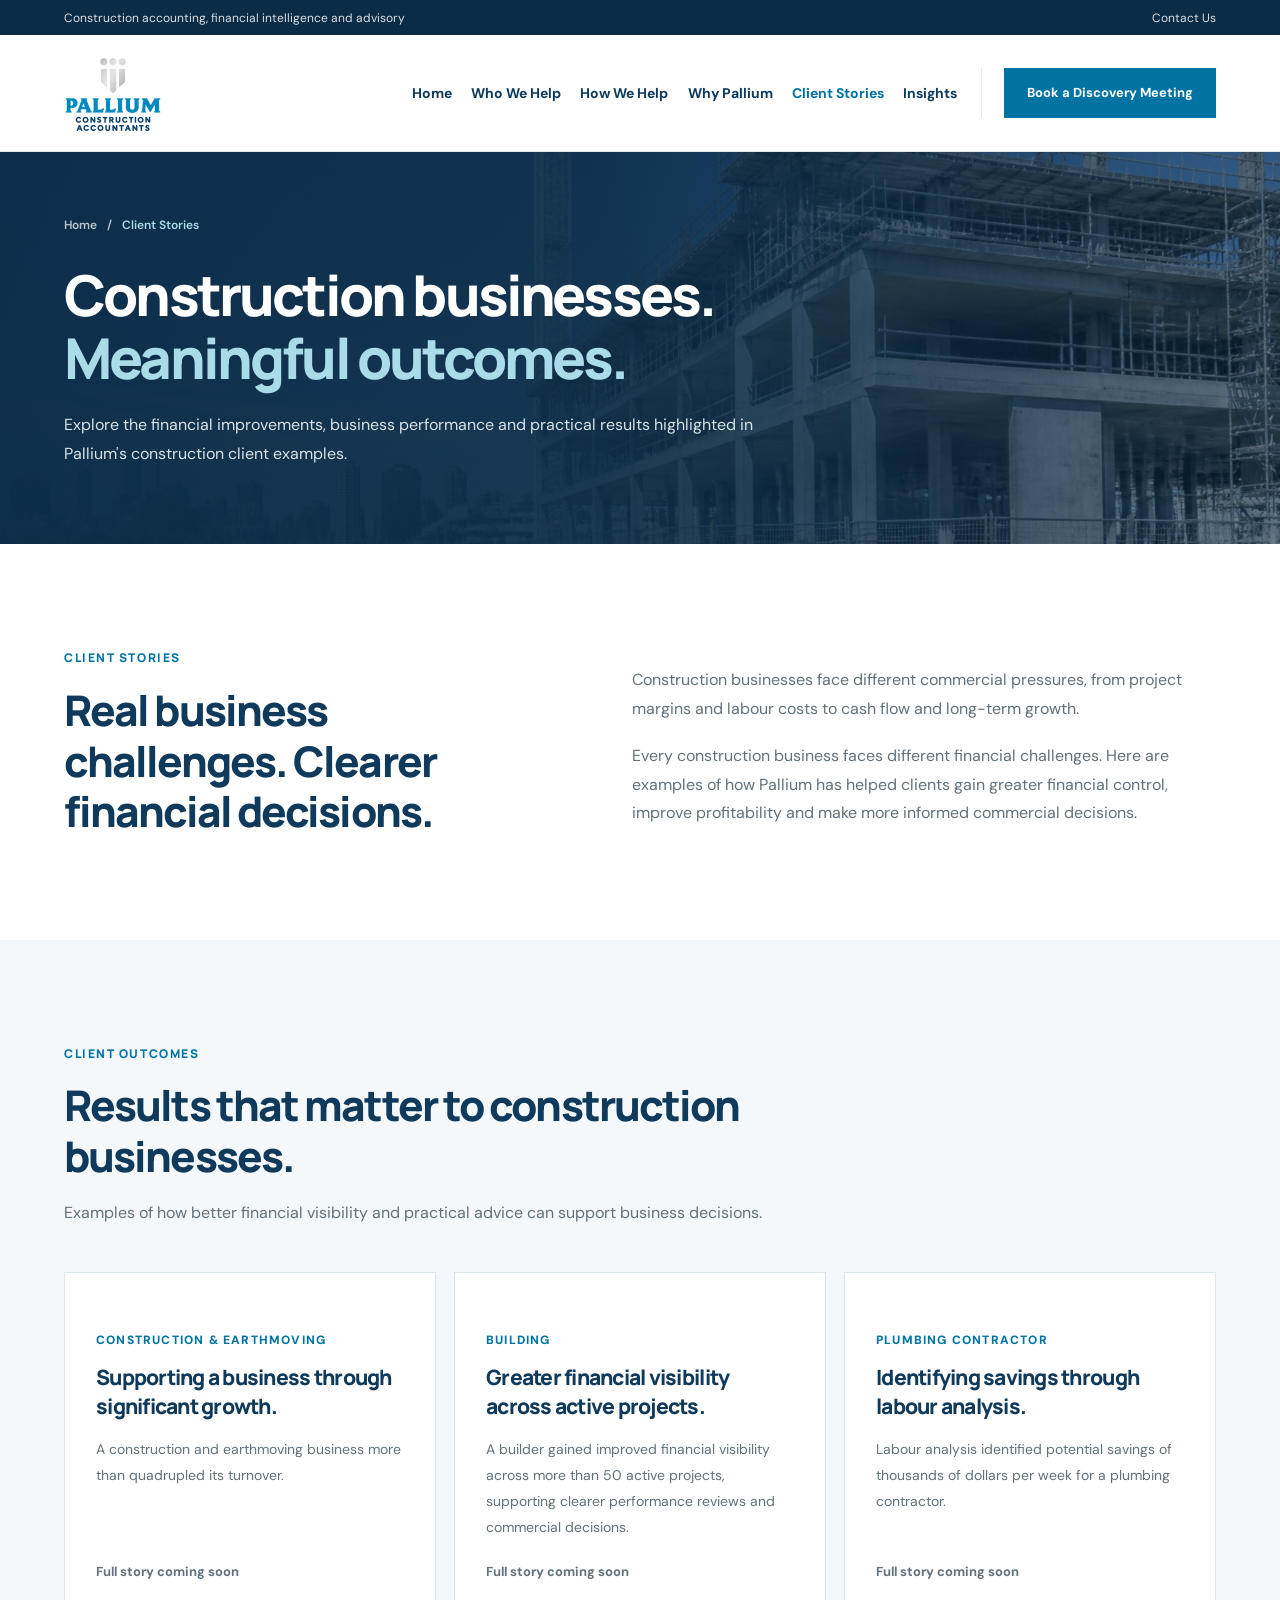
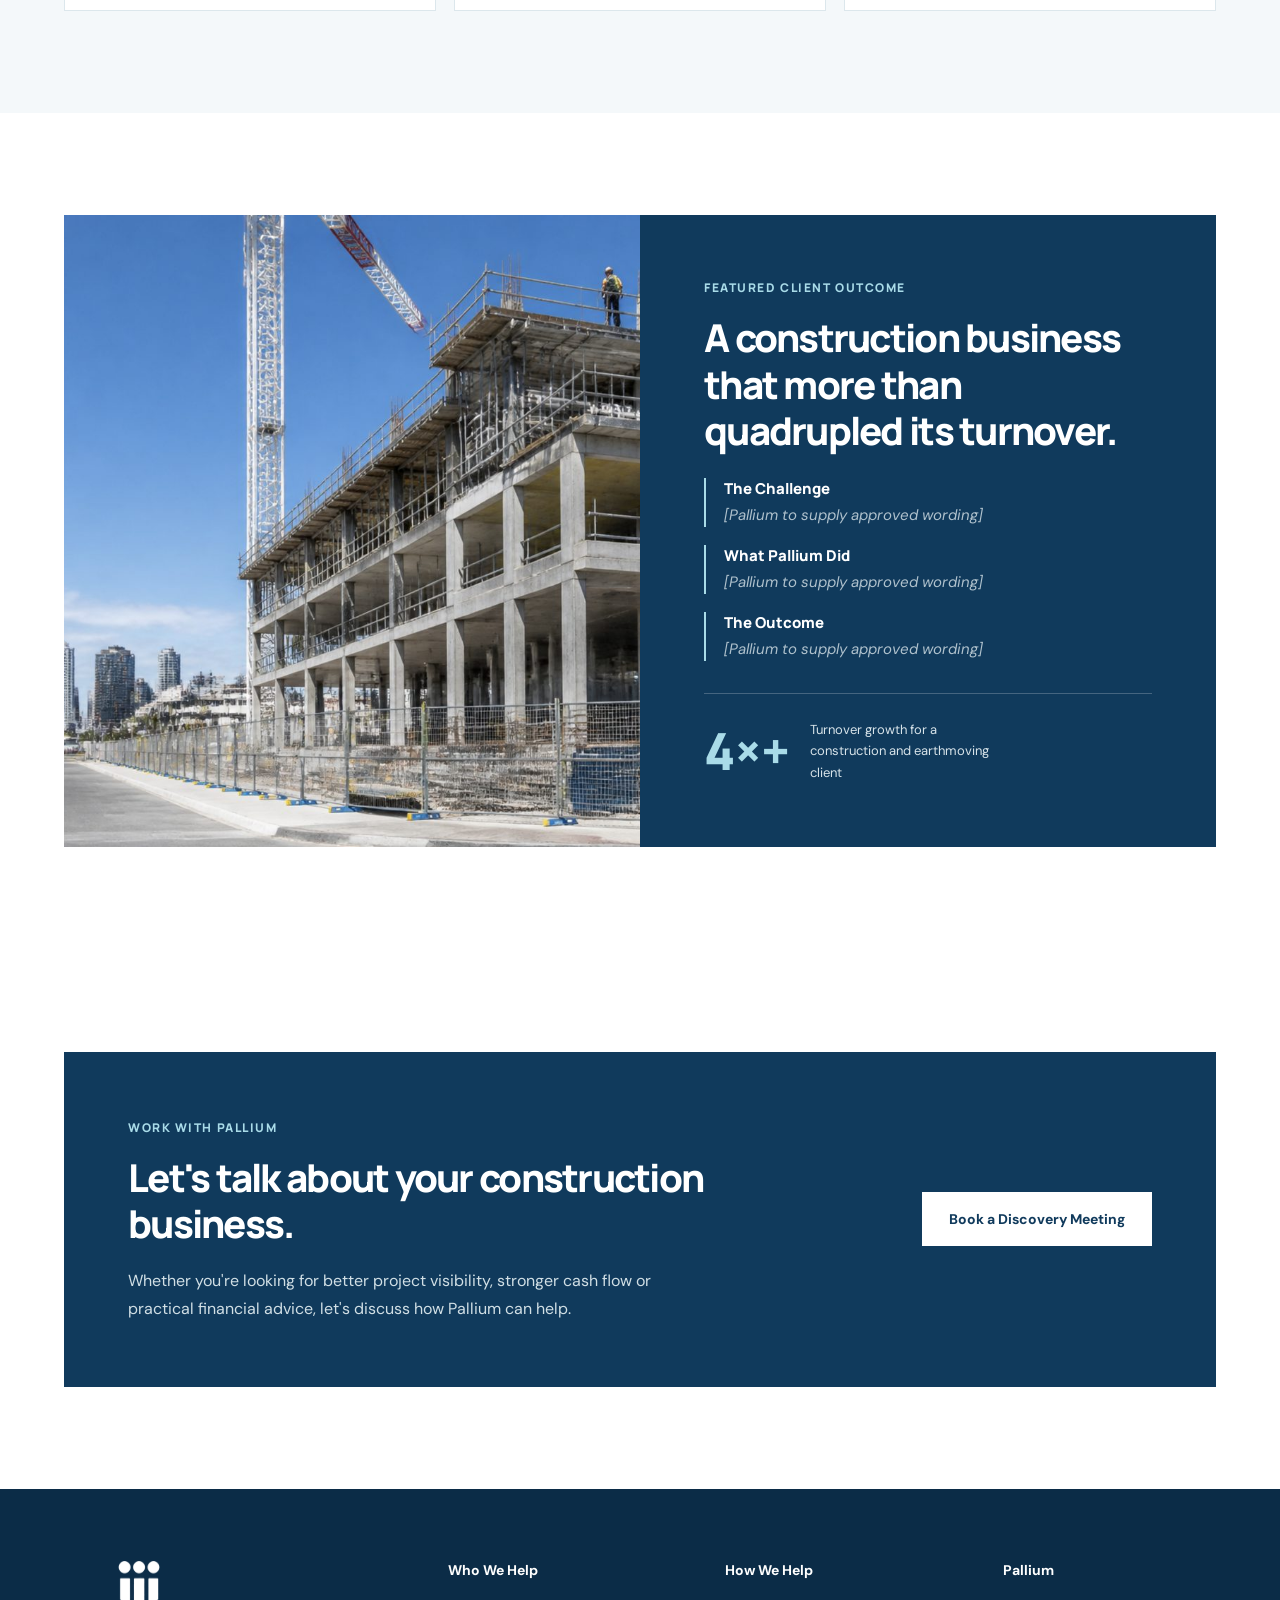
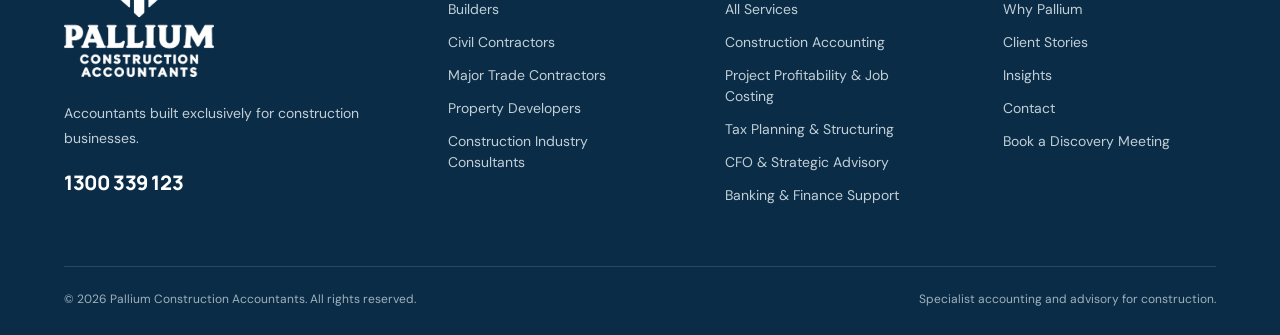
<file: client-stories.html>
<!DOCTYPE html>
<html lang="en-AU">
<head>
  <meta charset="UTF-8">
  <meta name="viewport" content="width=device-width, initial-scale=1.0">

  <title>Client Stories | Pallium Construction Accountants</title>
  <meta name="description" content="Explore client outcomes for construction businesses working with Pallium Construction Accountants.">

  <link rel="preconnect" href="https://fonts.googleapis.com">
  <link rel="preconnect" href="https://fonts.gstatic.com" crossorigin>
  <link href="https://fonts.googleapis.com/css2?family=DM+Sans:wght@400;500;600;700&family=Manrope:wght@400;500;600;700;800&display=swap" rel="stylesheet">

  <script>
    /* Only hide content for animation when the browser can reveal it again */
    if (
      "IntersectionObserver" in window &&
      !window.matchMedia("(prefers-reduced-motion: reduce)").matches
    ) {
      document.documentElement.classList.add("js-anim");
    }
  </script>

  <style>
    /* =========================================
       GLOBAL
    ========================================= */

    :root {
      --navy: #103a5c;
      --navy-dark: #0b2c47;
      --blue: #0173a2;
      --brand: #0189c0;
      --blue-dark: #016188;
      --sky: #a9dbe8;
      --ivory: #faf9f6;
      --light: #f4f8fa;
      --text: #26343b;
      --muted: #62717a;
      --border: #e0e8eb;

      --heading: "Manrope", sans-serif;
      --body: "DM Sans", sans-serif;

      --container: 1360px;
      --gutter: clamp(22px, 5vw, 80px);
    }

    *, *::before, *::after {
      box-sizing: border-box;
    }

    html {
      scroll-behavior: smooth;
    }

    body {
      margin: 0;
      background: #fff;
      color: var(--text);
      font-family: var(--body);
      -webkit-font-smoothing: antialiased;
      overflow-x: hidden;
    }

    h1, h2, h3, h4, p {
      margin: 0;
    }

    a {
      color: inherit;
      text-decoration: none;
    }

    button {
      font: inherit;
      cursor: pointer;
    }

    img {
      display: block;
      max-width: 100%;
    }

    :focus-visible {
      outline: 3px solid var(--blue);
      outline-offset: 4px;
    }

    .container {
      width: min(
        calc(100% - var(--gutter) * 2),
        var(--container)
      );
      margin-inline: auto;
    }

    .section {
      padding: clamp(76px, 8vw, 112px) 0;
    }

    .eyebrow {
      display: inline-block;
      color: var(--blue);
      font-family: var(--heading);
      font-size: 12px;
      font-weight: 800;
      letter-spacing: .13em;
      line-height: 1.5;
      text-transform: uppercase;
    }

    .section-title {
      color: var(--navy);
      font-family: var(--heading);
      font-size: clamp(32px, 3.3vw, 46px);
      font-weight: 800;
      line-height: 1.2;
      letter-spacing: -.045em;
    }

    .section-description {
      color: var(--muted);
      font-size: 16px;
      line-height: 1.8;
    }

    /* =========================================
       BUTTONS
    ========================================= */

    .btn {
      display: inline-flex;
      align-items: center;
      justify-content: center;
      min-height: 54px;
      padding: 0 26px;
      border: 1.5px solid transparent;
      border-radius: 0;
      font-family: var(--body);
      font-size: 14px;
      font-weight: 700;
      line-height: 1.4;
      text-align: center;
      transition:
        background .2s ease,
        border-color .2s ease,
        color .2s ease;
    }

    .btn-primary {
      background: var(--blue);
      border-color: var(--blue);
      color: #fff;
    }

    .btn-primary:hover {
      background: var(--blue-dark);
      border-color: var(--blue-dark);
    }

    .btn-white {
      background: #fff;
      border-color: #fff;
      color: var(--navy);
    }

    .btn-white:hover {
      background: var(--sky);
      border-color: var(--sky);
    }

    /* =========================================
       HERO
    ========================================= */

    .stories-hero {
      position: relative;
      isolation: isolate;
      overflow: hidden;
      background: var(--navy);
      color: #fff;
    }

    .stories-hero::before {
      content: "";
      position: absolute;
      z-index: -1;
      inset: 0;
      background:
        linear-gradient(
          90deg,
          rgba(11, 44, 71, .98) 0%,
          rgba(11, 44, 71, .93) 47%,
          rgba(11, 44, 71, .55) 100%
        ),
        url("site-wide.jpg")
        center / cover no-repeat;
    }

    .stories-hero-inner {
      display: flex;
      flex-direction: column;
      justify-content: center;
      min-height: 380px;
      padding: 65px 0 75px;
    }

    .breadcrumb {
      display: flex;
      align-items: center;
      gap: 10px;
      margin-bottom: 30px;
      color: rgba(255, 255, 255, .72);
      font-size: 12px;
      font-weight: 600;
    }

    .breadcrumb span:last-child {
      color: var(--sky);
    }

    .stories-hero h1 {
      max-width: 850px;
      font-family: var(--heading);
      font-size: clamp(42px, 4.4vw, 62px);
      font-weight: 800;
      line-height: 1.12;
      letter-spacing: -.05em;
    }

    .stories-hero h1 span {
      color: var(--sky);
    }

    .stories-hero p {
      max-width: 700px;
      margin-top: 22px;
      color: #d7e3e9;
      font-size: 16px;
      line-height: 1.8;
    }

    /* =========================================
       INTRODUCTION
    ========================================= */

    .intro {
      background: #fff;
    }

    .intro-layout {
      display: grid;
      grid-template-columns: .9fr 1.1fr;
      gap: clamp(40px, 7vw, 110px);
      align-items: start;
    }

    .intro-heading .eyebrow {
      margin-bottom: 18px;
    }

    .intro-content {
      max-width: 650px;
      padding-top: 20px;
    }

    .intro-content p + p {
      margin-top: 18px;
    }

    /* =========================================
       TESTIMONIAL-STYLE CLIENT OUTCOMES
    ========================================= */

    .testimonials {
      background: var(--light);
    }

    .testimonials-heading {
      max-width: 780px;
      margin-bottom: 44px;
    }

    .testimonials-heading .eyebrow {
      margin-bottom: 17px;
    }

    .testimonials-heading .section-description {
      margin-top: 18px;
    }

    .testimonials-grid {
      display: grid;
      grid-template-columns: repeat(3, minmax(0, 1fr));
      gap: 18px;
      align-items: stretch;
    }

    .testimonial-card {
      display: flex;
      flex-direction: column;
      min-width: 0;
      min-height: 350px;
      padding: 35px 31px 30px;
      background: #fff;
      border: 1px solid #dce7ec;
      transition:
        transform .2s ease,
        box-shadow .2s ease,
        border-color .2s ease;
    }

    .testimonial-card:hover {
      transform: translateY(-3px);
      border-color: #b9d1dc;
      box-shadow: 0 12px 30px rgba(23, 51, 69, .06);
    }

    .testimonial-label {
      display: inline-block;
      margin-top: 24px;
      color: var(--blue);
      font-size: 12px;
      font-weight: 800;
      letter-spacing: .1em;
      text-transform: uppercase;
    }

    .testimonial-card h3 {
      margin-top: 15px;
      color: var(--navy);
      font-family: var(--heading);
      font-size: clamp(21px, 1.65vw, 25px);
      font-weight: 800;
      line-height: 1.35;
      letter-spacing: -.035em;
    }

    .testimonial-card p {
      margin-top: 17px;
      color: var(--muted);
      font-size: 14px;
      line-height: 1.85;
    }

    /* =========================================
       FEATURED RESULT
    ========================================= */

    .featured {
      background: #fff;
    }

    .featured-layout {
      display: grid;
      grid-template-columns: 1fr 1fr;
      align-items: stretch;
      gap: 0;
      background: var(--navy);
    }

    .featured-image {
      min-height: 480px;
    }

    .featured-image img {
      width: 100%;
      height: 100%;
      object-fit: cover;
    }

    .featured-content {
      display: flex;
      flex-direction: column;
      justify-content: center;
      padding: clamp(40px, 5vw, 75px);
      color: #fff;
    }

    .featured-content .eyebrow {
      color: var(--sky);
    }

    .featured-content h2 {
      margin-top: 18px;
      color: #fff;
      font-family: var(--heading);
      font-size: clamp(30px, 3vw, 43px);
      font-weight: 800;
      line-height: 1.2;
      letter-spacing: -.045em;
    }

    .featured-content p {
      margin-top: 20px;
      color: #d7e3e9;
      font-size: 15px;
      line-height: 1.85;
    }

    .featured-metric {
      display: flex;
      align-items: center;
      gap: 20px;
      margin-top: 32px;
      padding-top: 25px;
      border-top: 1px solid rgba(255, 255, 255, .22);
    }

    .featured-metric strong {
      color: var(--sky);
      font-family: var(--heading);
      font-size: clamp(40px, 4vw, 58px);
      font-weight: 800;
      line-height: 1;
    }

    .featured-metric span {
      max-width: 190px;
      color: #d7e3e9;
      font-size: 13px;
      line-height: 1.65;
    }

    /* =========================================
       GENUINE TESTIMONIALS PLACEHOLDER
    ========================================= */

    .client-voices {
      background: var(--ivory);
    }

    .client-voices-layout {
      display: grid;
      grid-template-columns: .9fr 1.1fr;
      align-items: start;
      gap: clamp(40px, 7vw, 110px);
    }

    .client-voices-heading .eyebrow {
      margin-bottom: 18px;
    }

    .client-voices-copy {
      padding: 34px;
      background: #fff;
      border: 1px solid var(--border);
    }

    .client-voices-copy p {
      color: var(--muted);
      font-size: 15px;
      line-height: 1.8;
    }

    .client-voices-copy p + p {
      margin-top: 16px;
    }

    /* =========================================
       FINAL CTA
    ========================================= */

    .final-cta {
      background: #fff;
    }

    .cta-panel {
      display: flex;
      align-items: center;
      justify-content: space-between;
      gap: 45px;
      padding: clamp(45px, 5vw, 75px);
      background: var(--navy);
      color: #fff;
    }

    .cta-content {
      max-width: 720px;
    }

    .cta-content .eyebrow {
      color: var(--sky);
    }

    .cta-content h2 {
      margin-top: 18px;
      color: #fff;
      font-family: var(--heading);
      font-size: clamp(30px, 3vw, 43px);
      font-weight: 800;
      line-height: 1.2;
      letter-spacing: -.045em;
    }

    .cta-content p {
      max-width: 580px;
      margin-top: 20px;
      color: #d1dfe5;
      font-size: 16px;
      line-height: 1.75;
    }

    .cta-panel .btn {
      flex-shrink: 0;
    }

    /* =========================================
       RESPONSIVE
    ========================================= */

    @media (max-width: 1200px) {
      .testimonials-grid {
        grid-template-columns: repeat(2, minmax(0, 1fr));
      }
    }

    @media (max-width: 900px) {
      .intro-layout, .client-voices-layout, .featured-layout {
        grid-template-columns: 1fr;
      }

      .intro-content {
        padding-top: 0;
      }

      .featured-image {
        min-height: 340px;
      }

      .featured-image img {
        height: 340px;
      }

      .cta-panel {
        flex-direction: column;
        align-items: flex-start;
      }
    }

    @media (max-width: 650px) {
      .section {
        padding: 70px 0;
      }

      .section-title {
        font-size: clamp(30px, 8vw, 39px);
      }

      .section-description {
        font-size: 15px;
      }

      .stories-hero-inner {
        min-height: 320px;
        padding-block: 55px;
      }

      .stories-hero h1 {
        font-size: clamp(36px, 9vw, 46px);
      }

      .stories-hero p {
        font-size: 15px;
      }

      .testimonials-grid {
        grid-template-columns: 1fr;
      }

      .testimonial-card {
        min-height: 0;
        padding: 30px 26px;
      }

      .testimonial-card h3 {
        font-size: 23px;
      }

      .featured-image {
        min-height: 260px;
      }

      .featured-image img {
        height: 260px;
      }

      .featured-content {
        padding: 40px 28px;
      }

      .client-voices-copy {
        padding: 27px 25px;
      }

      .cta-panel {
        padding: 45px 28px;
      }

      .cta-content h2 {
        font-size: clamp(29px, 8vw, 38px);
      }

      .cta-panel .btn {
        width: 100%;
      }
    }

    @media (prefers-reduced-motion: reduce) {
      html {
        scroll-behavior: auto;
      }

      *, *::before, *::after {
        animation-duration: .01ms !important;
        transition-duration: .01ms !important;
      }
    }

    /* =========================================
       CASE STUDY STRUCTURE
    ========================================= */

    .testimonial-card {
      min-height: 0;
    }

    .testimonial-more {
      display: block;
      margin-top: auto;
      padding-top: 22px;
      color: var(--muted);
      font-size: 13px;
      font-weight: 700;
    }

    .case-steps {
      display: grid;
      gap: 18px;
      margin-top: 24px;
    }

    .case-step {
      padding-left: 18px;
      border-left: 2px solid var(--sky);
    }

    .case-step h3 {
      color: inherit;
      font-family: var(--heading);
      font-size: 15px;
      font-weight: 800;
      line-height: 1.4;
    }

    .featured-content .case-step p {
      margin-top: 4px;
      font-size: 15px;
      line-height: 1.6;
    }

    .featured-content .case-placeholder {
      font-style: italic;
      opacity: .8;
    }

    /* =========================================
       SCROLL ANIMATIONS (same timing as the Home page)
       Uses opacity and translate so the existing
       card hover transforms keep working.
    ========================================= */

    .js-anim .stories-hero-inner > *, .js-anim .intro-heading, .js-anim .intro-content, .js-anim .testimonials-heading, .js-anim .testimonial-card, .js-anim .featured-layout, .js-anim .cta-panel {
      opacity: 0;
      translate: 0 28px;
      transition:
        opacity .9s cubic-bezier(.25,.1,.25,1) var(--reveal-delay, 0ms),
        translate .9s cubic-bezier(.25,.1,.25,1) var(--reveal-delay, 0ms),
        transform .2s ease,
        box-shadow .2s ease,
        border-color .2s ease;
    }

    .js-anim .intro-content {
      translate: 40px 0;
    }

    .js-anim .intro-heading {
      translate: -40px 0;
    }

    @media (max-width: 900px) {
      .js-anim .intro-content, .js-anim .intro-heading {
        translate: 0 24px;
      }
    }

    .js-anim .is-visible.is-visible.is-visible {
      opacity: 1;
      translate: none;
    }
  </style>

  <link rel="stylesheet" href="layout.css">
</head>

<body>

  <script src="header.js"></script>

  <main id="main">

    <!-- HERO -->
    <section class="stories-hero">
      <div class="container stories-hero-inner">

        <nav class="breadcrumb" aria-label="Breadcrumb">
          <a href="index.html">Home</a>
          <span aria-hidden="true">/</span>
          <span aria-current="page">Client Stories</span>
        </nav>

        <h1>
          Construction businesses.
          <span>Meaningful outcomes.</span>
        </h1>

        <p>
          Explore the financial improvements, business
          performance and practical results highlighted
          in Pallium's construction client examples.
        </p>

      </div>
    </section>

    <!-- INTRODUCTION -->
    <section class="section intro">
      <div class="container intro-layout">

        <div class="intro-heading">
          <span class="eyebrow">Client Stories</span>

          <h2 class="section-title">
            Real business challenges.
            Clearer financial decisions.
          </h2>
        </div>

        <div class="intro-content">
          <p class="section-description">
            Construction businesses face different commercial
            pressures, from project margins and labour costs
            to cash flow and long-term growth.
          </p>

          <p class="section-description">
            Every construction business faces different financial
            challenges. Here are examples of how Pallium has helped
            clients gain greater financial control, improve
            profitability and make more informed commercial decisions.
          </p>
        </div>

      </div>
    </section>

    <!-- TESTIMONIAL-STYLE CLIENT OUTCOMES -->
    <section class="section testimonials" id="client-outcomes">
      <div class="container">

        <div class="testimonials-heading">
          <span class="eyebrow">Client Outcomes</span>

          <h2 class="section-title">
            Results that matter to
            construction businesses.
          </h2>

          <p class="section-description">
            Examples of how better financial visibility
            and practical advice can support business decisions.
          </p>
        </div>

        <div class="testimonials-grid">

          <!-- CLIENT OUTCOME 01 -->
          <article class="testimonial-card">

            <span class="testimonial-label">
              Construction &amp; Earthmoving
            </span>

            <h3>
              Supporting a business through significant growth.
            </h3>

            <p>
              A construction and earthmoving business more than
              quadrupled its turnover.
            </p>

            <span class="testimonial-more">Full story coming soon</span>
          </article>

          <!-- CLIENT OUTCOME 02 -->
          <article class="testimonial-card">

            <span class="testimonial-label">
              Building
            </span>

            <h3>
              Greater financial visibility across active projects.
            </h3>

            <p>
              A builder gained improved financial visibility across
              more than 50 active projects, supporting clearer
              performance reviews and commercial decisions.
            </p>

            <span class="testimonial-more">Full story coming soon</span>
          </article>

          <!-- CLIENT OUTCOME 03 -->
          <article class="testimonial-card">

            <span class="testimonial-label">
              Plumbing Contractor
            </span>

            <h3>
              Identifying savings through labour analysis.
            </h3>

            <p>
              Labour analysis identified potential savings of
              thousands of dollars per week for a plumbing contractor.
            </p>

            <span class="testimonial-more">Full story coming soon</span>
          </article>

        </div>

      </div>
    </section>

    <!-- FEATURED RESULT -->
    <section class="section featured">
      <div class="container">

        <div class="featured-layout">

          <div class="featured-image">
            <img
              src="site-wide.jpg"
              alt="Commercial building under construction"
              loading="lazy"
            >
          </div>

          <div class="featured-content">
            <span class="eyebrow">
              Featured Client Outcome
            </span>

            <h2>
              A construction business
              that more than quadrupled
              its turnover.
            </h2>

            <!-- DRAFT: replace the bracketed text with John's approved case study before launch -->
            <div class="case-steps">
              <div class="case-step">
                <h3>The Challenge</h3>
                <p class="case-placeholder">[Pallium to supply approved wording]</p>
              </div>

              <div class="case-step">
                <h3>What Pallium Did</h3>
                <p class="case-placeholder">[Pallium to supply approved wording]</p>
              </div>

              <div class="case-step">
                <h3>The Outcome</h3>
                <p class="case-placeholder">[Pallium to supply approved wording]</p>
              </div>
            </div>

            <div class="featured-metric">
              <strong>4×+</strong>

              <span>
                Turnover growth for a construction and earthmoving client
              </span>
            </div>
          </div>

        </div>

      </div>
    </section>

    <!-- GENUINE CLIENT TESTIMONIALS -->
   

    <!-- FINAL CTA -->
    <section class="section final-cta" id="contact">
      <div class="container">

        <div class="cta-panel">

          <div class="cta-content">
            <span class="eyebrow">Work With Pallium</span>

            <h2>
              Let's talk about your
              construction business.
            </h2>

            <p>
              Whether you're looking for better project
              visibility, stronger cash flow or practical
              financial advice, let's discuss how
              Pallium can help.
            </p>
          </div>

          <a href="/discovery-meeting" class="btn btn-white">
            Book a Discovery Meeting
          </a>

        </div>

      </div>
    </section>

  </main>

  <script src="footer.js"></script>

  <script>
    /* Reveal content as it scrolls into view */

    if (document.documentElement.classList.contains("js-anim")) {
      const revealItems = document.querySelectorAll([
        ".stories-hero-inner > *",
        ".intro-heading",
        ".intro-content",
        ".testimonials-heading",
        ".testimonial-card",
        ".featured-layout",
        ".cta-panel"
      ].join(","));

      /* Stagger items that sit side by side, one after another */
      revealItems.forEach(item => {
        const position = Array.prototype.indexOf.call(
          item.parentElement.children,
          item
        );

        item.style.setProperty(
          "--reveal-delay",
          Math.min(position * 110, 440) + "ms"
        );
      });

      const revealObserver = new IntersectionObserver(
        (entries, observer) => {
          entries.forEach(entry => {
            if (entry.isIntersecting) {
              entry.target.classList.add("is-visible");
              observer.unobserve(entry.target);

              /* Remove the delay afterwards so hover stays instant */
              window.setTimeout(() => {
                entry.target.style.removeProperty("--reveal-delay");
              }, 2000);
            }
          });
        },
        { threshold: 0.12, rootMargin: "0px 0px -6% 0px" }
      );

      revealItems.forEach(item => revealObserver.observe(item));
    }
  </script>

</body>
</html>
</file>
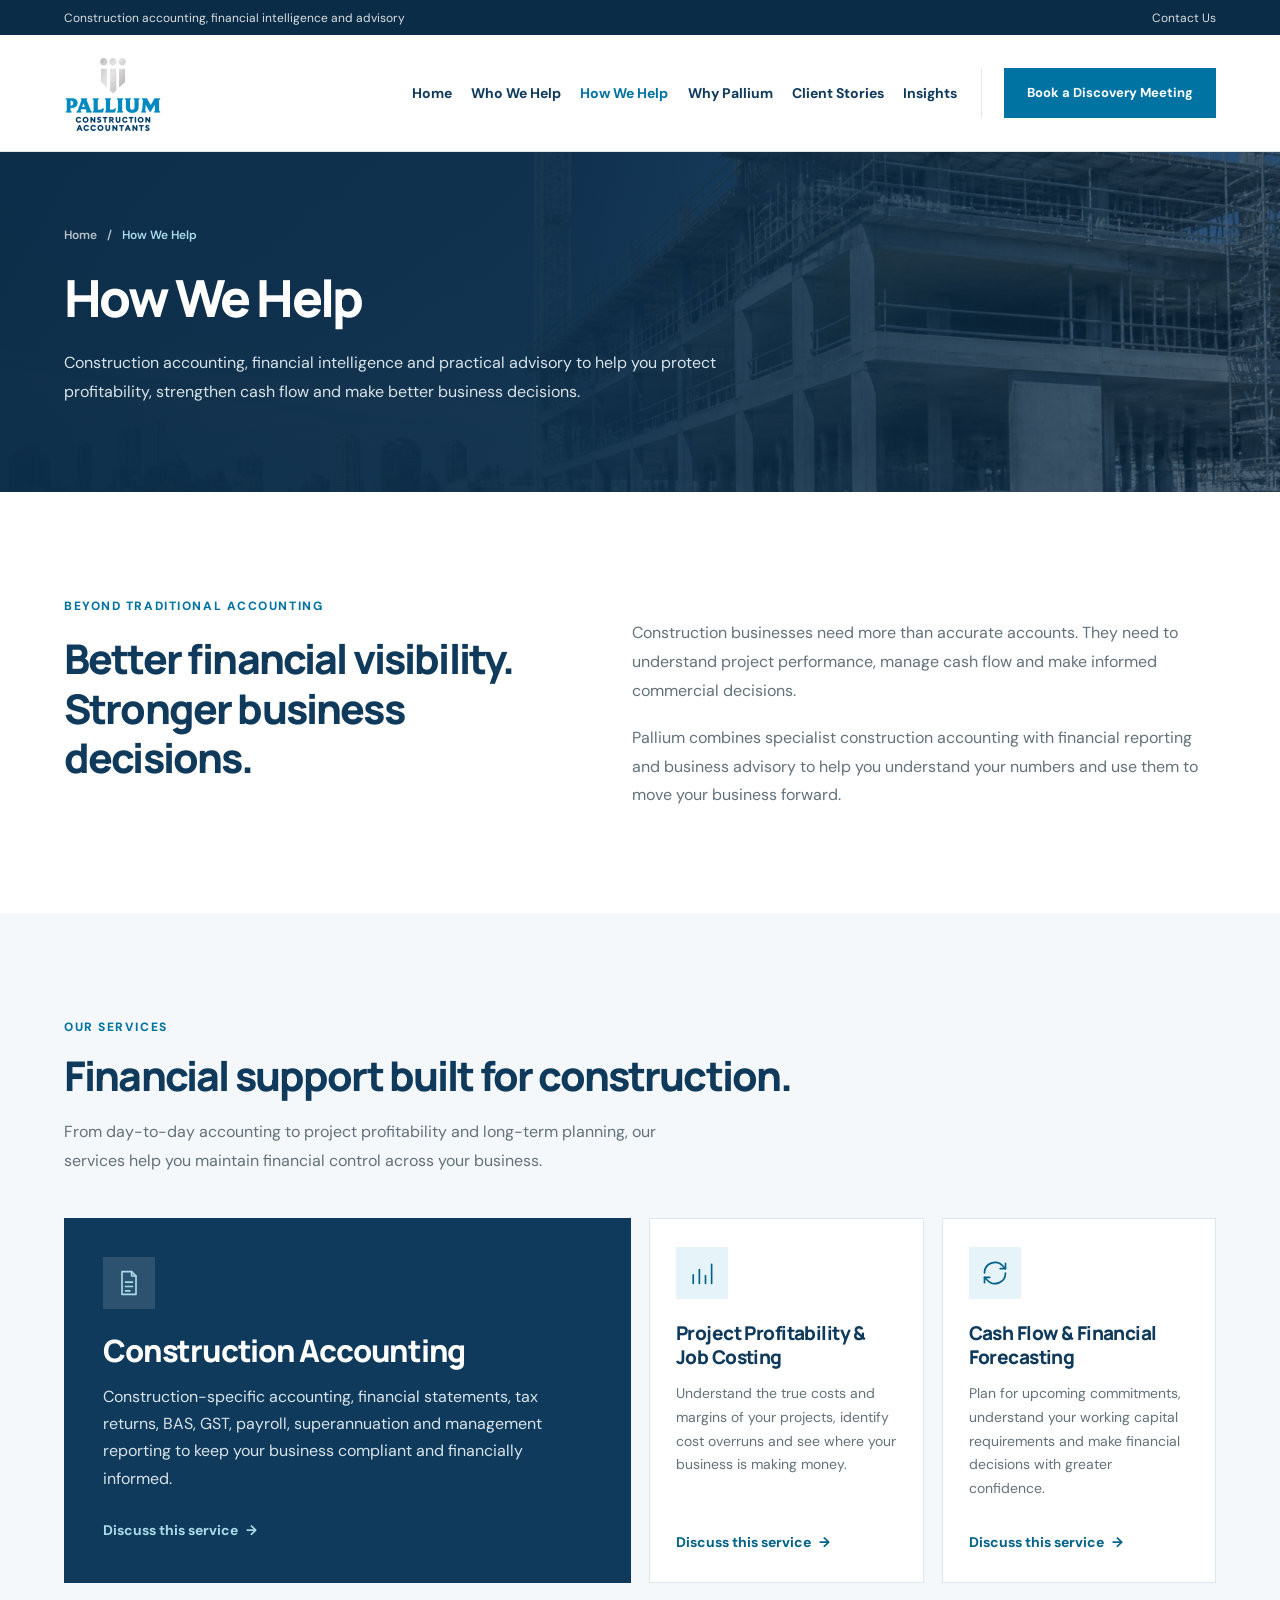
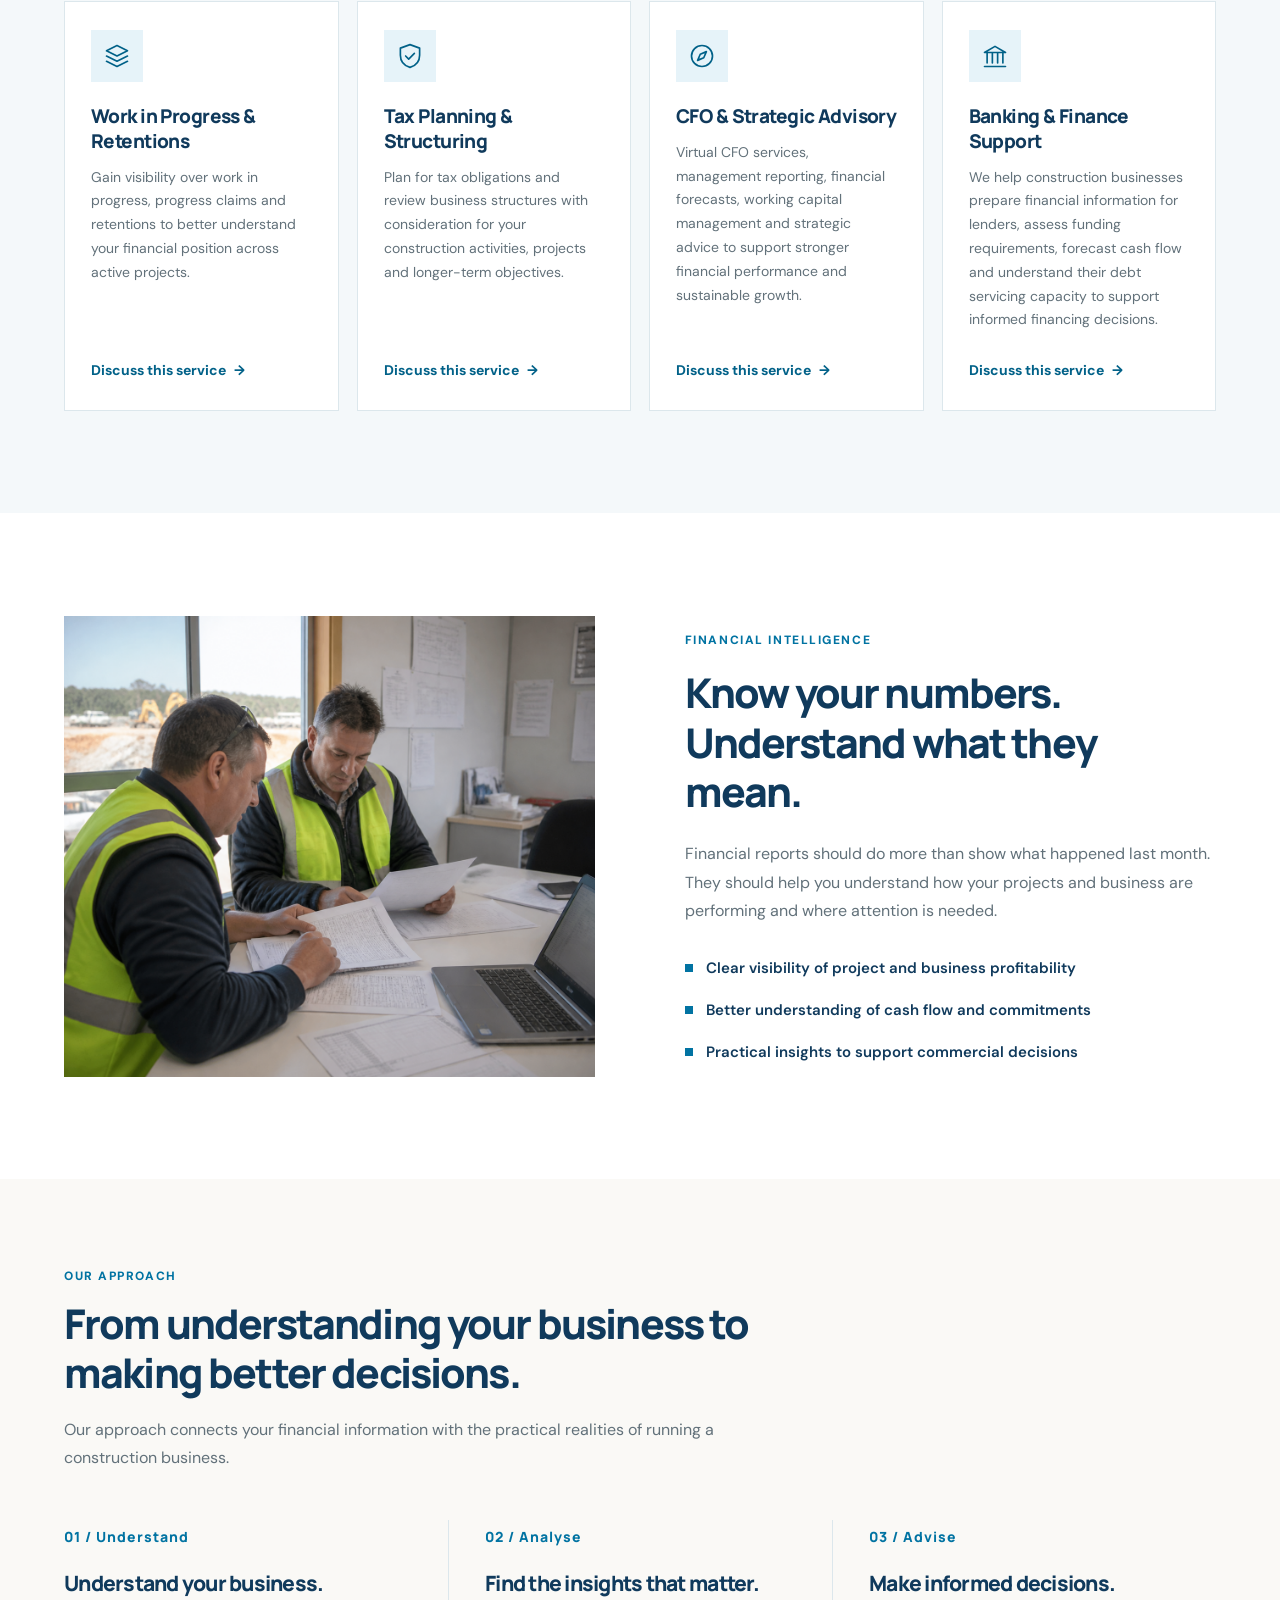
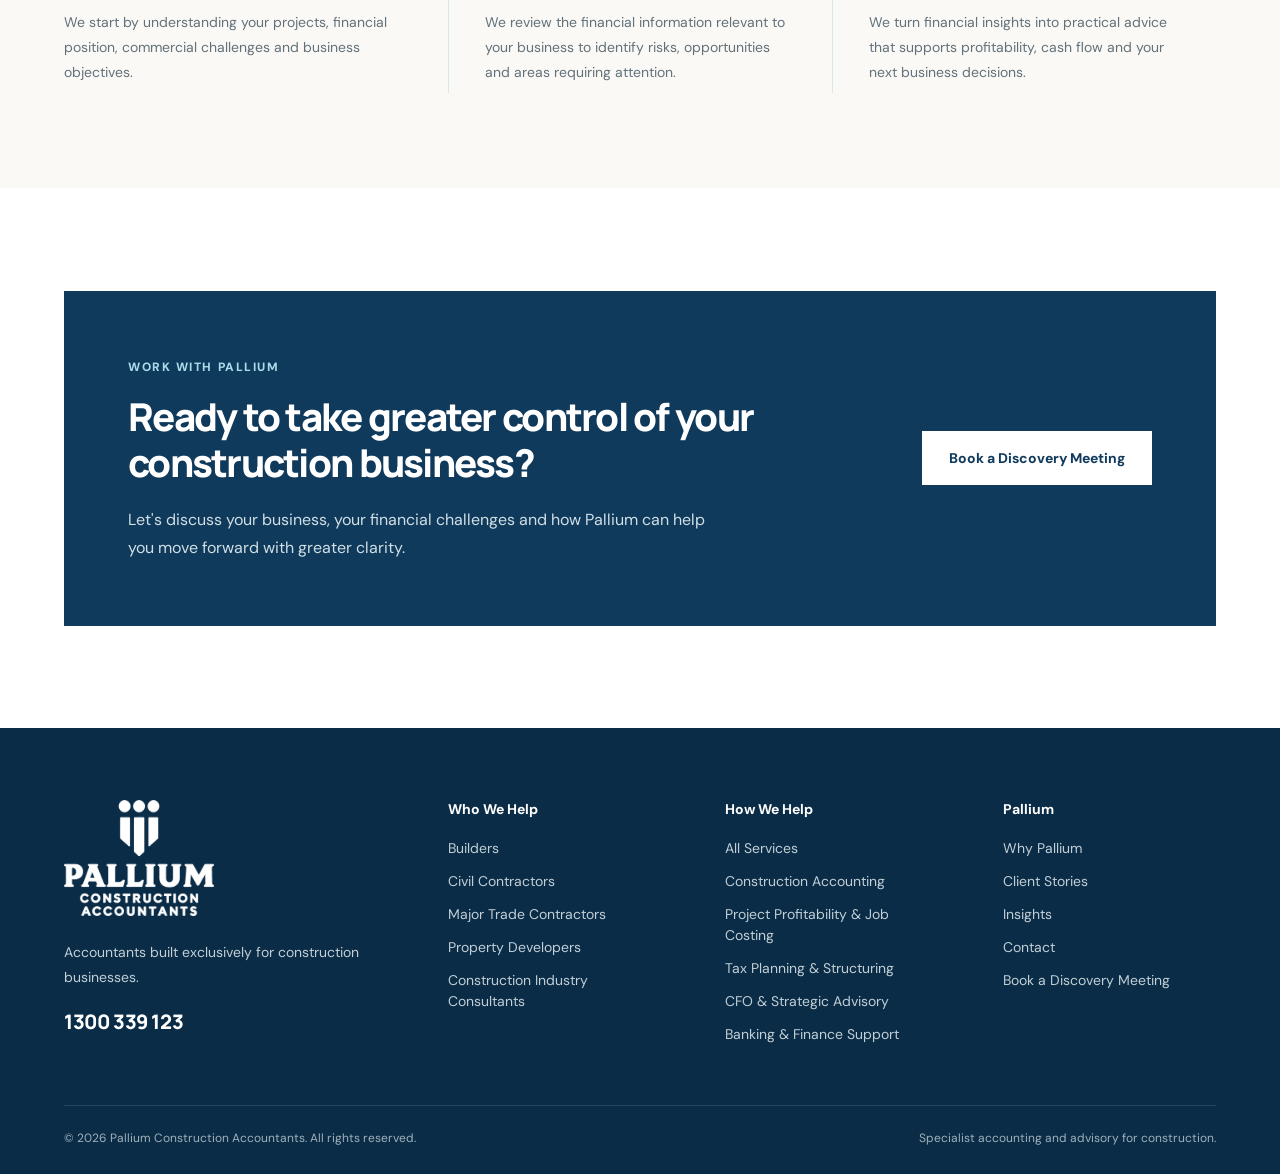
<file: how-we-help.html>
<!DOCTYPE html>
<html lang="en-AU">
<head>
  <meta charset="UTF-8">
  <meta name="viewport" content="width=device-width, initial-scale=1.0">

  <title>How We Help | Pallium Construction Accountants</title>
  <meta name="description" content="Construction accounting, project profitability, cash flow forecasting, tax planning, CFO advisory and banking and finance support for construction businesses.">

  <link rel="preconnect" href="https://fonts.googleapis.com">
  <link rel="preconnect" href="https://fonts.gstatic.com" crossorigin>
  <link href="https://fonts.googleapis.com/css2?family=DM+Sans:wght@400;500;600;700&family=Manrope:wght@400;500;600;700;800&display=swap" rel="stylesheet">

  <script>
    /* Only hide content for animation when the browser can reveal it again */
    if (
      "IntersectionObserver" in window &&
      !window.matchMedia("(prefers-reduced-motion: reduce)").matches
    ) {
      document.documentElement.classList.add("js-anim");
    }
  </script>

  <style>
    /* =========================================
       GLOBAL
    ========================================= */

    :root {
      --navy: #103a5c;
      --navy-dark: #0b2c47;
      --blue: #0173a2;
      --brand: #0189c0;
      --blue-dark: #016188;
      --sky: #a9dbe8;
      --ivory: #faf9f6;
      --light: #f4f8fa;
      --text: #26343b;
      --muted: #62717a;
      --border: #e0e8eb;

      --heading: "Manrope", sans-serif;
      --body: "DM Sans", sans-serif;

      --container: 1360px;
      --gutter: clamp(22px, 5vw, 80px);
    }

    *, *::before, *::after {
      box-sizing: border-box;
    }

    html {
      scroll-behavior: smooth;
    }

    body {
      margin: 0;
      background: #fff;
      color: var(--text);
      font-family: var(--body);
      -webkit-font-smoothing: antialiased;
      overflow-x: hidden;
    }

    h1, h2, h3, h4, p {
      margin: 0;
    }

    a {
      color: inherit;
      text-decoration: none;
    }

    button {
      font: inherit;
      cursor: pointer;
    }

    img {
      display: block;
      max-width: 100%;
    }

    :focus-visible {
      outline: 3px solid var(--blue);
      outline-offset: 4px;
    }

    .container {
      width: min(
        calc(100% - var(--gutter) * 2),
        var(--container)
      );
      margin-inline: auto;
    }

    .eyebrow {
      display: inline-block;
      color: var(--blue);
      font-size: 12px;
      font-weight: 800;
      letter-spacing: .13em;
      text-transform: uppercase;
    }

    .section-title {
      color: var(--navy);
      font-family: var(--heading);
      font-size: clamp(32px, 3.2vw, 46px);
      font-weight: 800;
      line-height: 1.2;
      letter-spacing: -.045em;
    }

    .section-description {
      color: var(--muted);
      font-size: 16px;
      line-height: 1.8;
    }

    /* =========================================
       BUTTONS
    ========================================= */

    .btn {
      display: inline-flex;
      align-items: center;
      justify-content: center;
      min-height: 54px;
      padding: 0 26px;
      border: 1.5px solid transparent;
      border-radius: 0;
      font-family: var(--body);
      font-size: 14px;
      font-weight: 700;
      line-height: 1.4;
      text-align: center;
      transition:
        background .2s ease,
        color .2s ease,
        border-color .2s ease;
    }

    .btn-primary {
      background: var(--blue);
      border-color: var(--blue);
      color: #fff;
    }

    .btn-primary:hover {
      background: var(--blue-dark);
      border-color: var(--blue-dark);
    }

    .btn-white {
      background: #fff;
      border-color: #fff;
      color: var(--navy);
    }

    .btn-white:hover {
      background: var(--sky);
      border-color: var(--sky);
    }

    /* =========================================
       PAGE HERO
    ========================================= */

    .page-hero {
      position: relative;
      isolation: isolate;
      overflow: hidden;
      background: var(--navy);
      color: #fff;
    }

    .page-hero::before {
      content: "";
      position: absolute;
      z-index: -1;
      inset: 0;
      background:
        linear-gradient(
          90deg,
          rgba(11, 44, 71, .98) 0%,
          rgba(11, 44, 71, .94) 45%,
          rgba(11, 44, 71, .65) 100%
        ),
        url("site-wide.jpg")
        center / cover no-repeat;
    }

    .page-hero-inner {
      display: flex;
      flex-direction: column;
      justify-content: center;
      min-height: 340px;
      padding: 60px 0 70px;
    }

    .breadcrumb {
      display: flex;
      align-items: center;
      gap: 10px;
      margin-bottom: 26px;
      color: rgba(255, 255, 255, .7);
      font-size: 12px;
      font-weight: 600;
    }

    .breadcrumb span:last-child {
      color: var(--sky);
    }

    .page-hero h1 {
      color: #fff;
      font-family: var(--heading);
      font-size: clamp(40px, 4vw, 58px);
      font-weight: 800;
      line-height: 1.13;
      letter-spacing: -.05em;
    }

    .page-hero p {
      max-width: 680px;
      margin-top: 22px;
      color: #d7e3e9;
      font-size: 16px;
      line-height: 1.8;
    }

    /* =========================================
       INTRODUCTION
    ========================================= */

    .intro-section {
      padding: clamp(76px, 8vw, 115px) 0;
      background: #fff;
    }

    .intro-layout {
      display: grid;
      grid-template-columns: .9fr 1.1fr;
      align-items: start;
      gap: clamp(40px, 7vw, 110px);
    }

    .intro-heading .eyebrow {
      margin-bottom: 20px;
    }

    .intro-heading h2 {
      max-width: 530px;
    }

    .intro-content {
      max-width: 630px;
      padding-top: 25px;
    }

    .intro-content p + p {
      margin-top: 18px;
    }

    .services {
      padding: clamp(76px, 8vw, 115px) 0;
      background: var(--light);
    }

    .services-heading {
      max-width: 760px;
      margin-bottom: 42px;
    }

    .services-heading .eyebrow {
      margin-bottom: 16px;
    }

    .services-heading .section-description {
      max-width: 610px;
      margin-top: 18px;
    }

    /* =========================================
       FINANCIAL INTELLIGENCE
    ========================================= */

    .feature-section {
      padding: clamp(76px, 8vw, 115px) 0;
      background: #fff;
    }

    .feature-layout {
      display: grid;
      grid-template-columns: minmax(0, 1fr) minmax(0, 1fr);
      align-items: center;
      gap: clamp(45px, 7vw, 110px);
    }

    .feature-visual img {
      width: 100%;
      height: clamp(390px, 36vw, 520px);
      object-fit: cover;
    }

    .feature-content {
      max-width: 580px;
    }

    .feature-content .eyebrow {
      margin-bottom: 20px;
    }

    .feature-content .section-description {
      margin-top: 24px;
    }

    .feature-points {
      display: grid;
      gap: 18px;
      margin: 30px 0 0;
      padding: 0;
      list-style: none;
    }

    .feature-points li {
      display: flex;
      align-items: flex-start;
      gap: 13px;
      color: var(--navy);
      font-size: 15px;
      font-weight: 600;
      line-height: 1.6;
    }

    .feature-points li::before {
      content: "";
      flex: 0 0 8px;
      width: 8px;
      height: 8px;
      margin-top: 8px;
      background: var(--blue);
    }

    /* =========================================
       OUR APPROACH — VERTICAL DIVIDERS
    ========================================= */

    .approach {
      padding: 85px 0 95px;
      background: var(--ivory);
    }

    .approach-heading {
      max-width: 850px;
      margin-bottom: 48px;
    }

    .approach-heading .eyebrow {
      margin-bottom: 15px;
    }

    .approach-heading .section-title {
      max-width: 780px;
      font-size: clamp(32px, 3.2vw, 44px);
      line-height: 1.2;
    }

    .approach-heading .section-description {
      max-width: 680px;
      margin-top: 19px;
      font-size: 16px;
      line-height: 1.75;
    }

    .approach-grid {
      display: grid;
      grid-template-columns: repeat(3, minmax(0, 1fr));
      gap: 0;
    }

    .approach-step {
      min-width: 0;
      padding: 6px 36px 8px 0;
      border: none;
    }

    /* Vertical divider between steps */

    .approach-step + .approach-step {
      border-left: 1px solid #dce7ec;
      padding-left: 36px;
    }

    .step-number {
      display: block;
      color: var(--blue);
      font-family: var(--heading);
      font-size: 14px;
      font-weight: 800;
      letter-spacing: .07em;
      line-height: 1.5;
    }

    .approach-step h3 {
      margin-top: 22px;
      color: var(--navy);
      font-family: var(--heading);
      font-size: clamp(20px, 1.65vw, 24px);
      font-weight: 800;
      line-height: 1.3;
      letter-spacing: -.035em;
    }

    .approach-step p {
      max-width: 355px;
      margin-top: 13px;
      color: var(--muted);
      font-size: 14px;
      line-height: 1.8;
    }

    /* =========================================
       FINAL CTA
    ========================================= */

    .final-cta {
      padding: clamp(76px, 8vw, 115px) 0;
      background: #fff;
    }

    .cta-panel {
      display: flex;
      align-items: center;
      justify-content: space-between;
      gap: 45px;
      padding: clamp(45px, 5vw, 75px);
      background: var(--navy);
      color: #fff;
    }

    .cta-content {
      max-width: 720px;
    }

    .cta-content .eyebrow {
      color: var(--sky);
    }

    .cta-content h2 {
      margin-top: 18px;
      color: #fff;
      font-family: var(--heading);
      font-size: clamp(30px, 3vw, 43px);
      font-weight: 800;
      line-height: 1.2;
      letter-spacing: -.045em;
    }

    .cta-content p {
      max-width: 580px;
      margin-top: 20px;
      color: #d1dfe5;
      font-size: 16px;
      line-height: 1.75;
    }

    .cta-panel .btn {
      flex-shrink: 0;
    }

    /* =========================================
       RESPONSIVE
    ========================================= */

    @media (max-width: 960px) {
      .intro-layout, .feature-layout {
        grid-template-columns: 1fr;
        gap: 40px;
      }

      .intro-content {
        padding-top: 0;
      }

      .feature-visual, .feature-content {
        max-width: 760px;
      }

      .feature-visual img {
        height: 420px;
      }

      .approach-step {
        padding-right: 22px;
      }

      .approach-step + .approach-step {
        padding-left: 22px;
      }

      .cta-panel {
        flex-direction: column;
        align-items: flex-start;
      }
    }

    @media (max-width: 650px) {
      .page-hero-inner {
        min-height: 290px;
        padding-block: 50px;
      }

      .page-hero h1 {
        font-size: clamp(36px, 9vw, 46px);
      }

      .page-hero p {
        font-size: 15px;
      }

      .intro-section, .services, .feature-section, .final-cta {
        padding: 70px 0;
      }

      .section-title {
        font-size: clamp(30px, 8vw, 39px);
      }

      .section-description {
        font-size: 15px;
      }

      .services-heading {
        margin-bottom: 32px;
      }

      .feature-visual img {
        height: 290px;
      }

      .feature-layout {
        gap: 35px;
      }

      /* Approach becomes a vertical list on mobile */

      .approach {
        padding: 70px 0;
      }

      .approach-heading {
        margin-bottom: 37px;
      }

      .approach-grid {
        grid-template-columns: 1fr;
      }

      .approach-step {
        padding: 0 0 28px;
      }

      .approach-step + .approach-step {
        padding: 28px 0;
        border-left: none;
        border-top: 1px solid #dce7ec;
      }

      .approach-step:last-child {
        padding-bottom: 0;
      }

      .approach-step h3 {
        margin-top: 16px;
        font-size: 22px;
      }

      .approach-step p {
        max-width: 100%;
      }

      .cta-panel {
        padding: 45px 28px;
      }

      .cta-content h2 {
        font-size: clamp(29px, 8vw, 38px);
      }

      .cta-content p {
        font-size: 15px;
      }

      .cta-panel .btn {
        width: 100%;
      }
    }

    @media (prefers-reduced-motion: reduce) {
      html {
        scroll-behavior: auto;
      }

      *, *::before, *::after {
        animation-duration: .01ms !important;
        transition-duration: .01ms !important;
      }
    }

    /* =========================================
       SERVICES: ONE FEATURED CARD ABOVE SIX
    ========================================= */

    .services-grid {
      display: grid;
      grid-template-columns: repeat(12, minmax(0, 1fr));
      gap: 18px;
      align-items: stretch;
    }

    .service-card {
      position: relative;
      display: flex;
      flex-direction: column;
      grid-column: span 3;
      min-width: 0;
      padding: 28px 26px 26px;
      background: #fff;
      border: 1px solid #dce7ec;
      scroll-margin-top: 140px;
      transition:
        background .25s ease,
        border-color .25s ease,
        box-shadow .25s ease,
        transform .25s ease;
    }

    .service-card:nth-child(1) {
      grid-column: span 6;
      padding: clamp(30px, 3vw, 42px);
      background: var(--navy);
      border-color: var(--navy);
    }

    .service-card:nth-child(2),
    .service-card:nth-child(3) {
      grid-column: span 3;
    }

    .service-card:hover,
    .service-card:focus-within {
      transform: translateY(-4px);
      border-color: var(--blue);
      box-shadow: 0 16px 36px rgba(23, 51, 69, .1);
    }

    .service-card svg {
      box-sizing: content-box;
      width: 28px;
      height: 28px;
      padding: 12px;
      background: #e6f3f9;
      fill: none;
      stroke: var(--blue-dark);
      stroke-width: 1.9;
      stroke-linecap: round;
      stroke-linejoin: round;
    }

    .service-card h3 {
      margin-top: 22px;
      color: var(--navy);
      font-family: var(--heading);
      font-size: clamp(19px, 1.45vw, 22px);
      font-weight: 800;
      line-height: 1.3;
      letter-spacing: -.03em;
    }

    .service-card p {
      margin: 12px 0 24px;
      color: var(--muted);
      font-size: 14px;
      line-height: 1.7;
    }

    .service-link {
      display: inline-flex;
      align-items: center;
      gap: 8px;
      align-self: flex-start;
      min-height: 28px;
      margin-top: auto;
      color: var(--blue-dark);
      font-size: 14px;
      font-weight: 700;
    }

    /* The whole card is clickable */
    .service-link::after {
      content: "";
      position: absolute;
      inset: 0;
    }

    .service-link span {
      transition: transform .25s ease;
    }

    .service-card:hover .service-link span {
      transform: translateX(5px);
    }

    /* Featured card */
    .service-card:nth-child(1) svg {
      background: rgba(255, 255, 255, .12);
      stroke: var(--sky);
    }

    .service-card:nth-child(1) h3 {
      color: #fff;
      font-size: clamp(26px, 2.4vw, 34px);
      letter-spacing: -.04em;
    }

    .service-card:nth-child(1) p {
      max-width: 560px;
      color: #d7e3e9;
      font-size: 16px;
    }

    .service-card:nth-child(1) .service-link {
      color: var(--sky);
    }

    .service-card:target {
      border-color: var(--blue);
      box-shadow: 0 0 0 2px var(--blue);
    }

    @media (max-width: 1200px) {
      .service-card,
      .service-card:nth-child(2),
      .service-card:nth-child(3) {
        grid-column: span 6;
      }

      .service-card:nth-child(1) {
        grid-column: 1 / -1;
      }
    }

    @media (max-width: 650px) {
      .services-grid {
        grid-template-columns: 1fr;
        gap: 14px;
      }

      .service-card,
      .service-card:nth-child(1),
      .service-card:nth-child(2),
      .service-card:nth-child(3) {
        grid-column: auto;
      }

      .service-card:nth-child(1) h3 {
        font-size: 26px;
      }

      .service-card:nth-child(1) p {
        font-size: 15px;
      }
    }

    @media (prefers-reduced-motion: reduce) {
      .service-card:hover,
      .service-card:focus-within {
        transform: none;
      }
    }

    /* =========================================
       SCROLL ANIMATIONS (same timing as the Home page)
       Uses opacity and translate so the existing
       card hover transforms keep working.
    ========================================= */

    .js-anim .page-hero-inner > *, .js-anim .intro-heading, .js-anim .intro-content, .js-anim .services-heading, .js-anim .feature-visual, .js-anim .feature-content, .js-anim .approach-heading, .js-anim .approach-step, .js-anim .cta-panel {
      opacity: 0;
      translate: 0 28px;
      transition:
        opacity .9s cubic-bezier(.25,.1,.25,1) var(--reveal-delay, 0ms),
        translate .9s cubic-bezier(.25,.1,.25,1) var(--reveal-delay, 0ms),
        background .25s ease,
        transform .25s ease,
        box-shadow .25s ease,
        border-color .25s ease;
    }

    .js-anim .intro-content, .js-anim .feature-content {
      translate: 40px 0;
    }

    .js-anim .intro-heading, .js-anim .feature-visual {
      translate: -40px 0;
    }

    @media (max-width: 960px) {
      .js-anim .intro-content, .js-anim .feature-content, .js-anim .intro-heading, .js-anim .feature-visual {
        translate: 0 24px;
      }
    }

    .js-anim .is-visible.is-visible.is-visible {
      opacity: 1;
      translate: none;
    }
  </style>

  <link rel="stylesheet" href="layout.css">
</head>

<body>

  <script src="header.js"></script>

  <main id="main">

    <!-- PAGE HERO -->
    <section class="page-hero">
      <div class="container page-hero-inner">

        <nav class="breadcrumb" aria-label="Breadcrumb">
          <a href="index.html">Home</a>
          <span aria-hidden="true">/</span>
          <span aria-current="page">How We Help</span>
        </nav>

        <h1>How We Help</h1>

        <p>
          Construction accounting, financial intelligence and
          practical advisory to help you protect profitability,
          strengthen cash flow and make better business decisions.
        </p>

      </div>
    </section>

    <!-- INTRODUCTION -->
    <section class="intro-section">
      <div class="container intro-layout">

        <div class="intro-heading">
          <span class="eyebrow">Beyond Traditional Accounting</span>

          <h2 class="section-title">
            Better financial visibility.
            Stronger business decisions.
          </h2>
        </div>

        <div class="intro-content">
          <p class="section-description">
            Construction businesses need more than accurate accounts.
            They need to understand project performance, manage
            cash flow and make informed commercial decisions.
          </p>

          <p class="section-description">
            Pallium combines specialist construction accounting
            with financial reporting and business advisory to
            help you understand your numbers and use them
            to move your business forward.
          </p>
        </div>

      </div>
    </section>

    <!-- SERVICES -->
    <section class="services" id="services">
      <div class="container">

        <div class="services-heading">
          <span class="eyebrow">Our Services</span>

          <h2 class="section-title">
            Financial support built for construction.
          </h2>

          <p class="section-description">
            From day-to-day accounting to project profitability
            and long-term planning, our services help you maintain
            financial control across your business.
          </p>
        </div>

        <div class="services-grid">

          <article class="service-card" id="construction-accounting">
            <svg viewBox="0 0 32 32" aria-hidden="true"><path d="M8 3h11l5 5v21H8z"/><path d="M19 3v5h5M12 15h8M12 20h8M12 25h5"/></svg>
            <h3>Construction Accounting</h3>
            <p>Construction-specific accounting, financial statements, tax returns, BAS, GST, payroll, superannuation and management reporting to keep your business compliant and financially informed.</p>
            <a href="/discovery-meeting" class="service-link" aria-label="Discuss construction accounting">
              Discuss this service
              <span aria-hidden="true">→</span>
            </a>
          </article>

          <article class="service-card" id="project-profitability">
            <svg viewBox="0 0 32 32" aria-hidden="true"><path d="M6 28V18M13 28V12M20 28v-9M27 28V6"/></svg>
            <h3>Project Profitability &amp; Job Costing</h3>
            <p>Understand the true costs and margins of your projects, identify cost overruns and see where your business is making money.</p>
            <a href="/discovery-meeting" class="service-link" aria-label="Discuss project profitability and job costing">
              Discuss this service
              <span aria-hidden="true">→</span>
            </a>
          </article>

          <article class="service-card" id="cash-flow-forecasting">
            <svg viewBox="0 0 32 32" aria-hidden="true"><path d="M4 16a12 12 0 0 1 21-8l3 3"/><path d="M28 5v6h-6M28 16a12 12 0 0 1-21 8l-3-3"/><path d="M4 27v-6h6"/></svg>
            <h3>Cash Flow &amp; Financial Forecasting</h3>
            <p>Plan for upcoming commitments, understand your working capital requirements and make financial decisions with greater confidence.</p>
            <a href="/discovery-meeting" class="service-link" aria-label="Discuss cash flow and financial forecasting">
              Discuss this service
              <span aria-hidden="true">→</span>
            </a>
          </article>

          <article class="service-card" id="wip-retentions">
            <svg viewBox="0 0 32 32" aria-hidden="true"><path d="m16 4 12 6-12 6-12-6 12-6Z"/><path d="m4 16 12 6 12-6M4 22l12 6 12-6"/></svg>
            <h3>Work in Progress &amp; Retentions</h3>
            <p>Gain visibility over work in progress, progress claims and retentions to better understand your financial position across active projects.</p>
            <a href="/discovery-meeting" class="service-link" aria-label="Discuss work in progress and retentions">
              Discuss this service
              <span aria-hidden="true">→</span>
            </a>
          </article>

          <article class="service-card" id="tax-planning">
            <svg viewBox="0 0 32 32" aria-hidden="true"><path d="M16 3 27 7v8c0 7-4.6 12-11 14C9.6 27 5 22 5 15V7l11-4Z"/><path d="m11 16 3.5 3.5L21 13"/></svg>
            <h3>Tax Planning &amp; Structuring</h3>
            <p>Plan for tax obligations and review business structures with consideration for your construction activities, projects and longer-term objectives.</p>
            <a href="/discovery-meeting" class="service-link" aria-label="Discuss tax planning and structuring">
              Discuss this service
              <span aria-hidden="true">→</span>
            </a>
          </article>

          <article class="service-card" id="cfo-advisory">
            <svg viewBox="0 0 32 32" aria-hidden="true"><circle cx="16" cy="16" r="12"/><path d="m21 11-3 7-7 3 3-7 7-3Z"/></svg>
            <h3>CFO &amp; Strategic Advisory</h3>
            <p>Virtual CFO services, management reporting, financial forecasts, working capital management and strategic advice to support stronger financial performance and sustainable growth.</p>
            <a href="/discovery-meeting" class="service-link" aria-label="Discuss CFO and strategic advisory">
              Discuss this service
              <span aria-hidden="true">→</span>
            </a>
          </article>

          <article class="service-card" id="banking-finance">
            <svg viewBox="0 0 32 32" aria-hidden="true"><path d="M4 12 16 5l12 7H4ZM7 12v12M13 12v12M19 12v12M25 12v12M4 28h24"/></svg>
            <h3>Banking &amp; Finance Support</h3>
            <p>We help construction businesses prepare financial information for lenders, assess funding requirements, forecast cash flow and understand their debt servicing capacity to support informed financing decisions.</p>
            <a href="/discovery-meeting" class="service-link" aria-label="Discuss banking and finance support">
              Discuss this service
              <span aria-hidden="true">→</span>
            </a>
          </article>

        </div>

      </div>
    </section>

    <!-- FINANCIAL INTELLIGENCE -->
    <section class="feature-section" id="financial-intelligence">
      <div class="container feature-layout">

        <div class="feature-visual">
          <img
            src="financial-review.jpg"
            alt="Project managers reviewing job budgets and financial reports"
            loading="lazy"
          >
        </div>

        <div class="feature-content">
          <span class="eyebrow">Financial Intelligence</span>

          <h2 class="section-title">
            Know your numbers.
            Understand what they mean.
          </h2>

          <p class="section-description">
            Financial reports should do more than show what
            happened last month. They should help you understand
            how your projects and business are performing
            and where attention is needed.
          </p>

          <ul class="feature-points">
            <li>Clear visibility of project and business profitability</li>
            <li>Better understanding of cash flow and commitments</li>
            <li>Practical insights to support commercial decisions</li>
          </ul>
        </div>

      </div>
    </section>

    <!-- OUR APPROACH — VERTICAL DIVIDERS -->
    <section class="approach" id="our-approach">
      <div class="container">

        <div class="approach-heading">
          <span class="eyebrow">Our Approach</span>

          <h2 class="section-title">
            From understanding your business
            to making better decisions.
          </h2>

          <p class="section-description">
            Our approach connects your financial information
            with the practical realities of running
            a construction business.
          </p>
        </div>

        <div class="approach-grid">

          <!-- STEP 01 -->
          <div class="approach-step">
            <span class="step-number">01 / Understand</span>

            <h3>Understand your business.</h3>

            <p>
              We start by understanding your projects,
              financial position, commercial challenges
              and business objectives.
            </p>
          </div>

          <!-- STEP 02 -->
          <div class="approach-step">
            <span class="step-number">02 / Analyse</span>

            <h3>Find the insights that matter.</h3>

            <p>
              We review the financial information
              relevant to your business to identify
              risks, opportunities and areas
              requiring attention.
            </p>
          </div>

          <!-- STEP 03 -->
          <div class="approach-step">
            <span class="step-number">03 / Advise</span>

            <h3>Make informed decisions.</h3>

            <p>
              We turn financial insights into practical
              advice that supports profitability,
              cash flow and your next business decisions.
            </p>
          </div>

        </div>

      </div>
    </section>

    <!-- FINAL CTA -->
    <section class="final-cta" id="contact">
      <div class="container">

        <div class="cta-panel">

          <div class="cta-content">
            <span class="eyebrow">Work With Pallium</span>

            <h2>
              Ready to take greater control
              of your construction business?
            </h2>

            <p>
              Let's discuss your business, your financial
              challenges and how Pallium can help you
              move forward with greater clarity.
            </p>
          </div>

          <a href="/discovery-meeting" class="btn btn-white">
            Book a Discovery Meeting
          </a>

        </div>

      </div>
    </section>

  </main>

  <script src="footer.js"></script>

  <script>
    /* Reveal content as it scrolls into view */
    if (document.documentElement.classList.contains("js-anim")) {
      const revealItems = document.querySelectorAll([
        ".page-hero-inner > *",
        ".intro-heading",
        ".intro-content",
        ".services-heading",
        ".service-card",
        ".feature-visual",
        ".feature-content",
        ".approach-heading",
        ".approach-step",
        ".cta-panel"
      ].join(","));

      /* Stagger items that sit side by side, one after another */
      revealItems.forEach(item => {
        const position = Array.prototype.indexOf.call(
          item.parentElement.children,
          item
        );

        item.style.setProperty(
          "--reveal-delay",
          Math.min(position * 110, 440) + "ms"
        );
      });

      const revealObserver = new IntersectionObserver(
        (entries, observer) => {
          entries.forEach(entry => {
            if (entry.isIntersecting) {
              entry.target.classList.add("is-visible");
              observer.unobserve(entry.target);

              /* Remove the delay afterwards so hover stays instant */
              window.setTimeout(() => {
                entry.target.style.removeProperty("--reveal-delay");
              }, 2000);
            }
          });
        },
        { threshold: 0.12, rootMargin: "0px 0px -6% 0px" }
      );

      revealItems.forEach(item => revealObserver.observe(item));
    }
  </script>

</body>
</html>
</file>
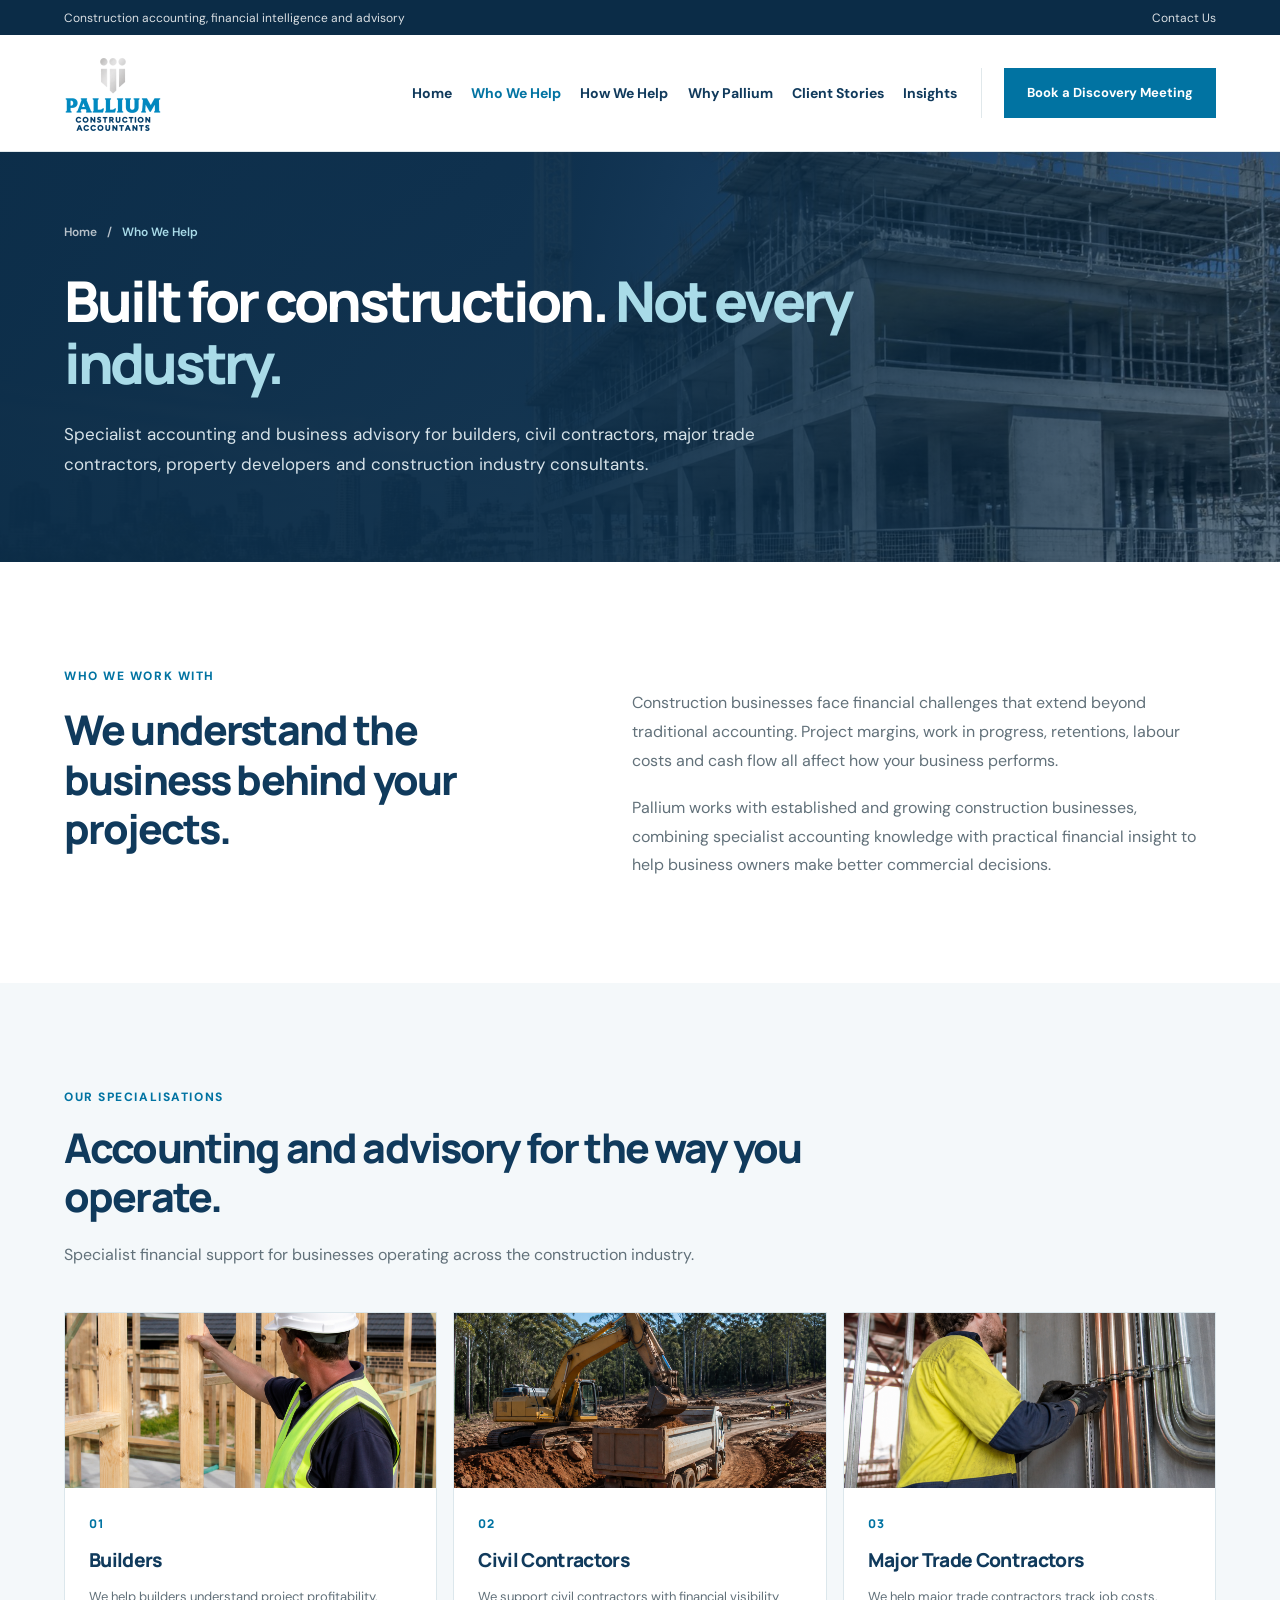
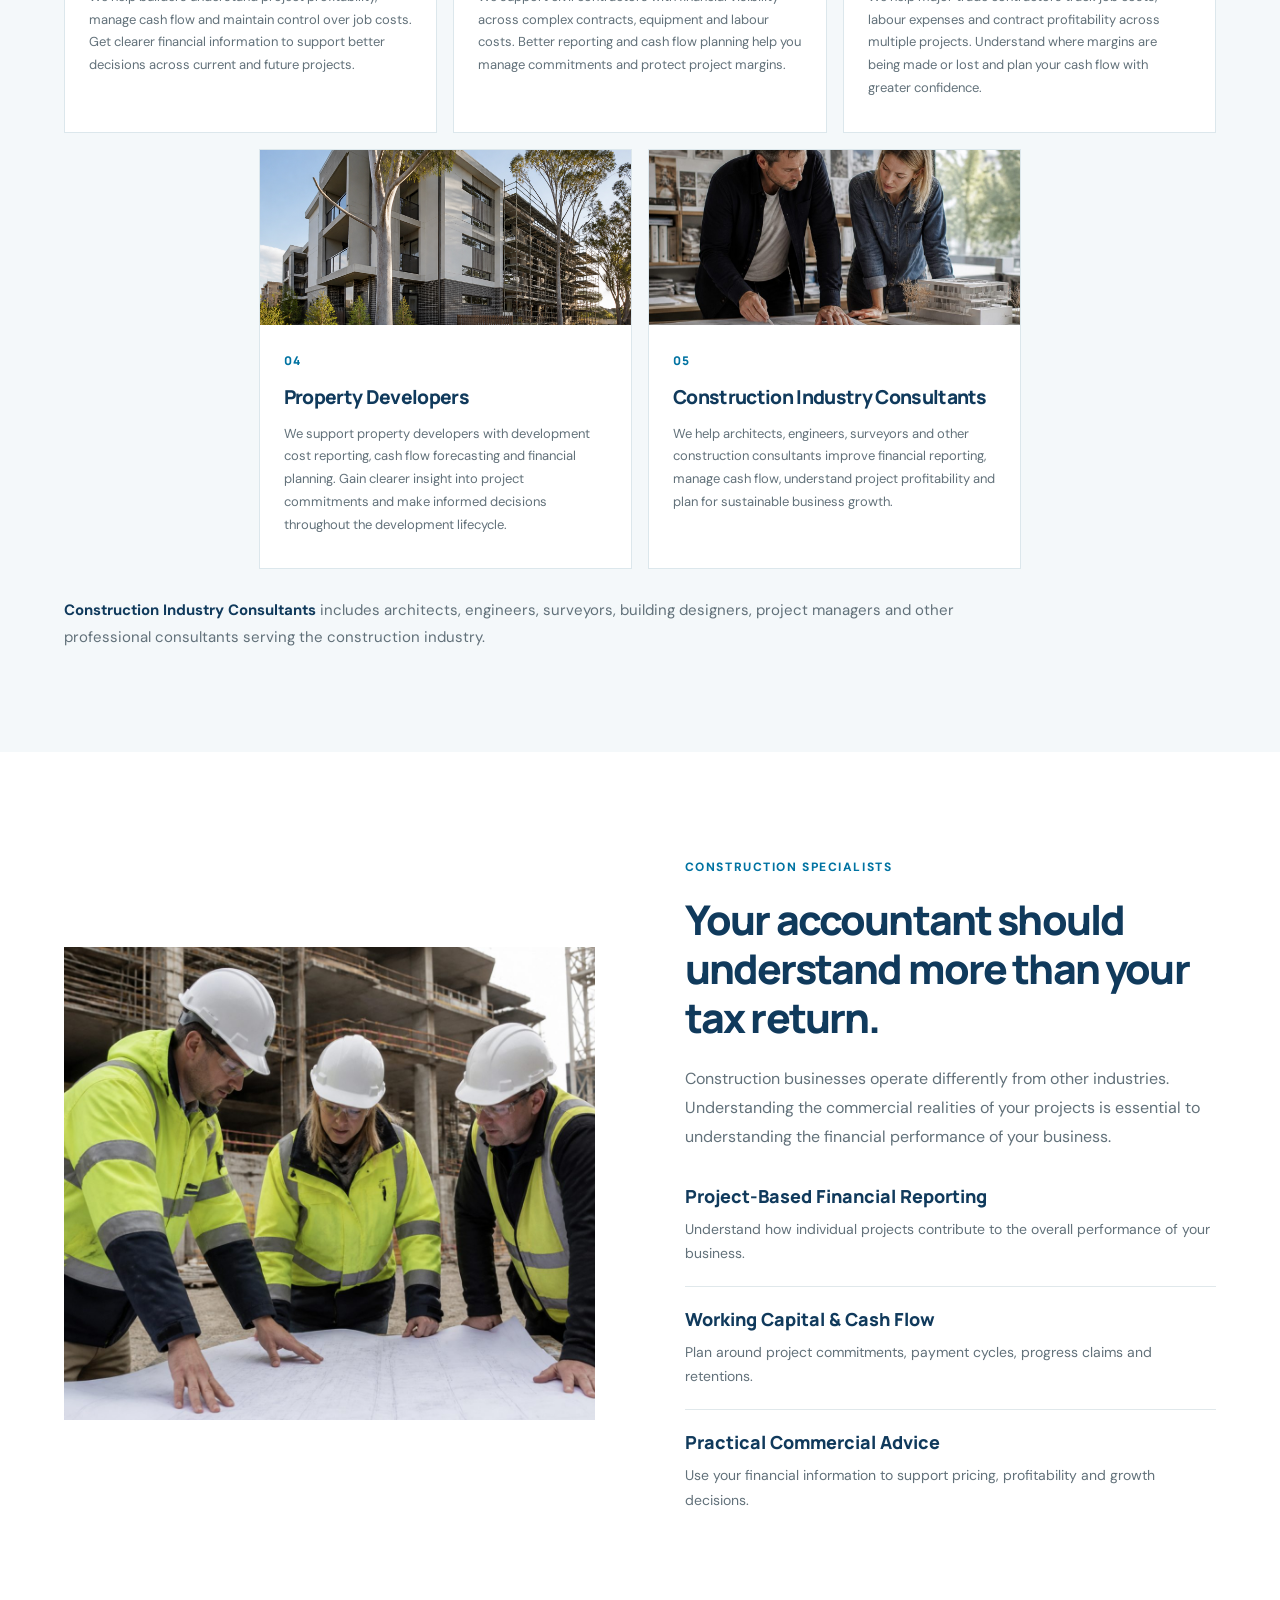
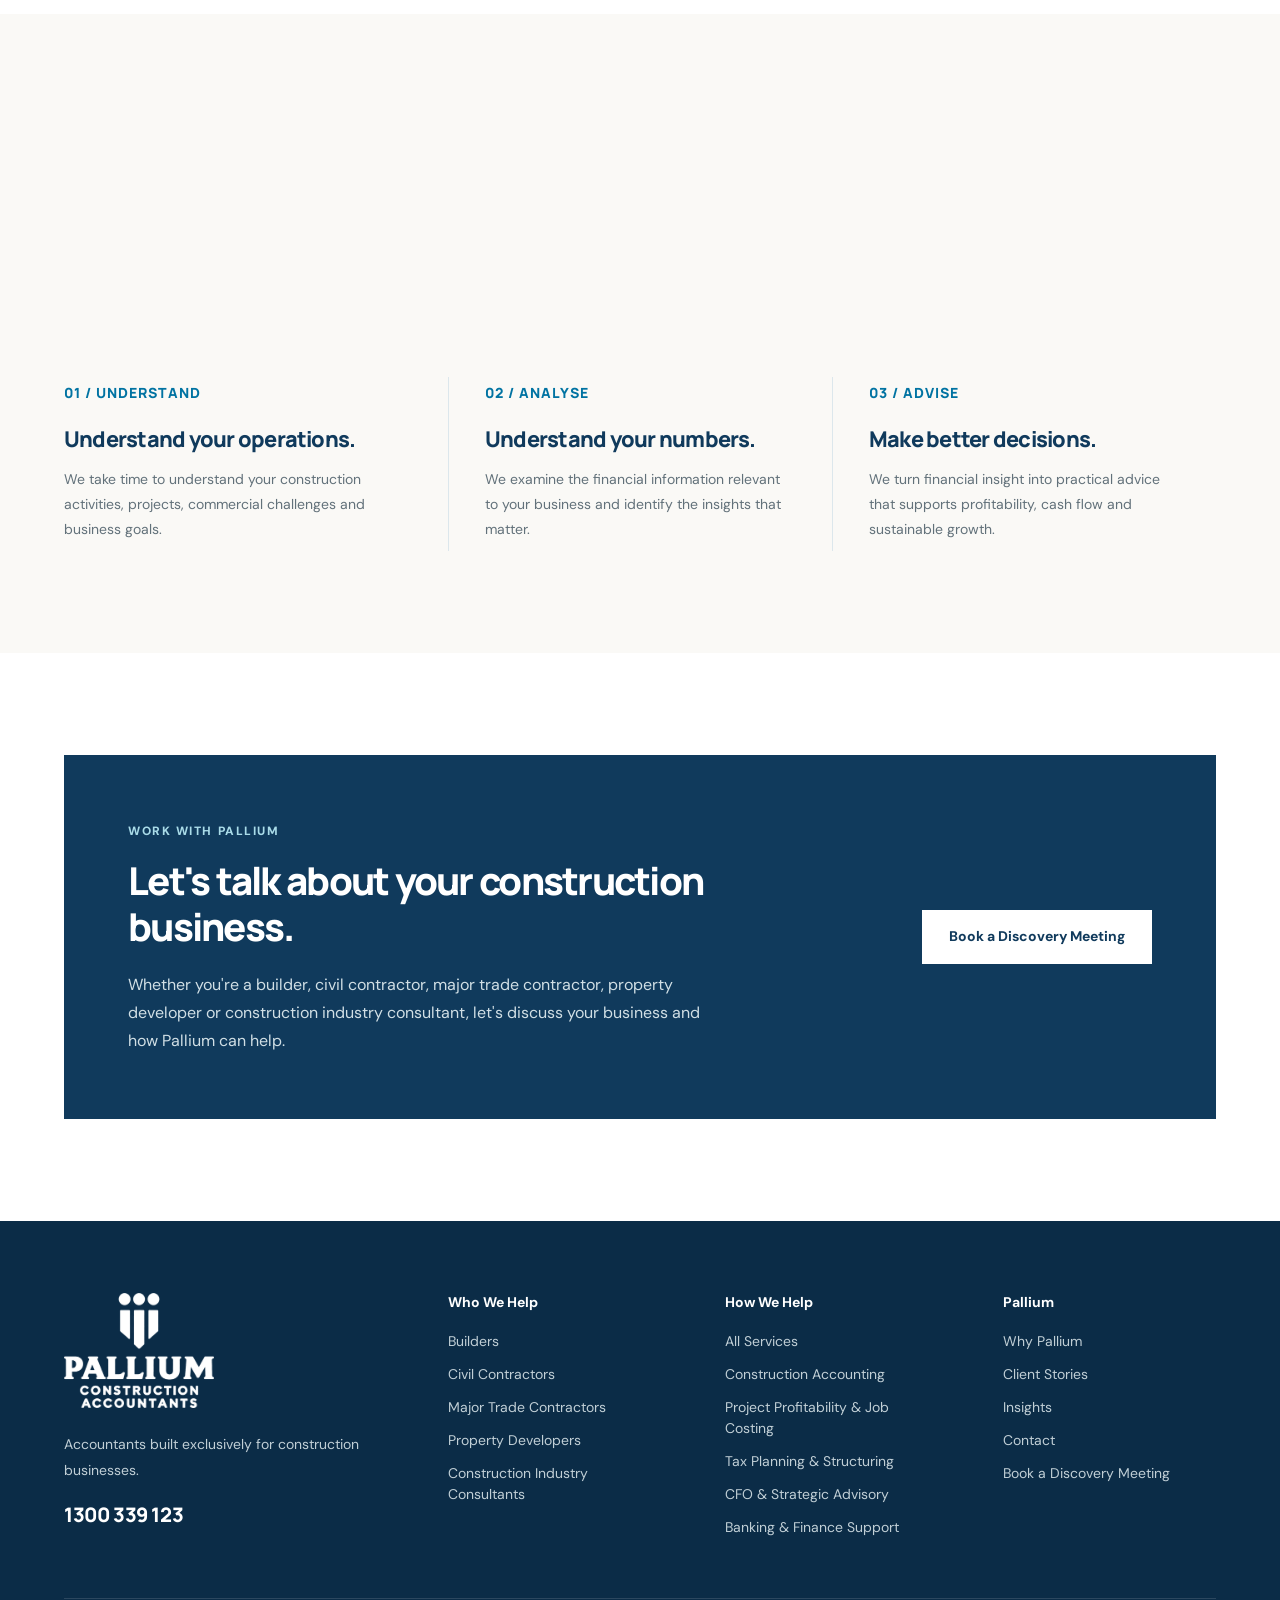
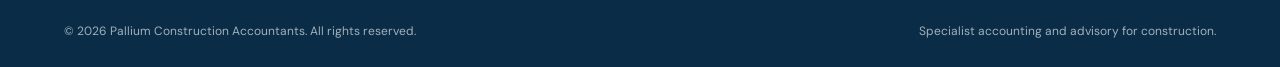
<file: who-we-help.html>
<!DOCTYPE html>
<html lang="en-AU">
<head>
  <meta charset="UTF-8">
  <meta name="viewport" content="width=device-width, initial-scale=1.0">

  <title>Who We Help | Pallium Construction Accountants</title>
  <meta name="description" content="Specialist construction accounting and business advisory for builders, civil contractors, major trade contractors, property developers and construction industry consultants.">

  <link rel="preconnect" href="https://fonts.googleapis.com">
  <link rel="preconnect" href="https://fonts.gstatic.com" crossorigin>
  <link href="https://fonts.googleapis.com/css2?family=DM+Sans:wght@400;500;600;700&family=Manrope:wght@400;500;600;700;800&display=swap" rel="stylesheet">

  <script>
    /* Only hide content for animation when the browser can reveal it again */
    if (
      "IntersectionObserver" in window &&
      !window.matchMedia("(prefers-reduced-motion: reduce)").matches
    ) {
      document.documentElement.classList.add("js-anim");
    }
  </script>

  <style>
    /* =========================================
       GLOBAL
    ========================================= */

    :root {
      --navy: #103a5c;
      --navy-dark: #0b2c47;
      --blue: #0173a2;
      --brand: #0189c0;
      --blue-dark: #016188;
      --sky: #a9dbe8;
      --ivory: #faf9f6;
      --light: #f4f8fa;
      --text: #26343b;
      --muted: #62717a;
      --border: #e0e8eb;

      --heading: "Manrope", sans-serif;
      --body: "DM Sans", sans-serif;

      --container: 1360px;
      --gutter: clamp(22px, 5vw, 80px);
    }

    *, *::before, *::after {
      box-sizing: border-box;
    }

    html {
      scroll-behavior: smooth;
    }

    body {
      margin: 0;
      background: #fff;
      color: var(--text);
      font-family: var(--body);
      -webkit-font-smoothing: antialiased;
      overflow-x: hidden;
    }

    h1, h2, h3, h4, p {
      margin: 0;
    }

    a {
      color: inherit;
      text-decoration: none;
    }

    button {
      font: inherit;
      cursor: pointer;
    }

    img {
      display: block;
      max-width: 100%;
    }

    :focus-visible {
      outline: 3px solid var(--blue);
      outline-offset: 4px;
    }

    .container {
      width: min(
        calc(100% - var(--gutter) * 2),
        var(--container)
      );
      margin-inline: auto;
    }

    .section {
      padding: clamp(76px, 8vw, 115px) 0;
    }

    .eyebrow {
      display: inline-block;
      color: var(--blue);
      font-size: 12px;
      font-weight: 800;
      letter-spacing: .13em;
      line-height: 1.5;
      text-transform: uppercase;
    }

    .section-title {
      color: var(--navy);
      font-family: var(--heading);
      font-size: clamp(32px, 3.2vw, 46px);
      font-weight: 800;
      line-height: 1.2;
      letter-spacing: -.045em;
    }

    .section-description {
      color: var(--muted);
      font-size: 16px;
      line-height: 1.8;
    }

    /* =========================================
       BUTTONS
    ========================================= */

    .btn {
      display: inline-flex;
      align-items: center;
      justify-content: center;
      min-height: 54px;
      padding: 0 26px;
      border: 1.5px solid transparent;
      border-radius: 0;
      font-family: var(--body);
      font-size: 14px;
      font-weight: 700;
      line-height: 1.4;
      text-align: center;
      transition:
        background .2s ease,
        color .2s ease,
        border-color .2s ease;
    }

    .btn-primary {
      background: var(--blue);
      border-color: var(--blue);
      color: #fff;
    }

    .btn-primary:hover {
      background: var(--blue-dark);
      border-color: var(--blue-dark);
    }

    .btn-white {
      background: #fff;
      border-color: #fff;
      color: var(--navy);
    }

    .btn-white:hover {
      background: var(--sky);
      border-color: var(--sky);
    }

    /* =========================================
       PAGE HERO
    ========================================= */

    .page-hero {
      position: relative;
      isolation: isolate;
      overflow: hidden;
      background: var(--navy);
      color: #fff;
    }

    .page-hero::before {
      content: "";
      position: absolute;
      z-index: -1;
      inset: 0;
      background:
        linear-gradient(
          90deg,
          rgba(11, 44, 71, .98) 0%,
          rgba(11, 44, 71, .94) 45%,
          rgba(11, 44, 71, .58) 100%
        ),
        url("site-wide.jpg")
        center / cover no-repeat;
    }

    .page-hero-inner {
      display: flex;
      flex-direction: column;
      justify-content: center;
      min-height: 410px;
      padding: 65px 0 75px;
    }

    .breadcrumb {
      display: flex;
      align-items: center;
      gap: 10px;
      margin-bottom: 30px;
      color: rgba(255, 255, 255, .7);
      font-size: 12px;
      font-weight: 600;
    }

    .breadcrumb span:last-child {
      color: var(--sky);
    }

    .page-hero h1 {
      max-width: 850px;
      color: #fff;
      font-family: var(--heading);
      font-size: clamp(42px, 4.4vw, 64px);
      font-weight: 800;
      line-height: 1.1;
      letter-spacing: -.055em;
    }

    .page-hero h1 span {
      color: var(--sky);
    }

    .page-hero p {
      max-width: 700px;
      margin-top: 25px;
      color: #d7e3e9;
      font-size: 17px;
      line-height: 1.8;
    }

    /* =========================================
       INTRODUCTION
    ========================================= */

    .intro-section {
      background: #fff;
    }

    .intro-layout {
      display: grid;
      grid-template-columns: .9fr 1.1fr;
      align-items: start;
      gap: clamp(40px, 7vw, 110px);
    }

    .intro-heading .eyebrow {
      margin-bottom: 20px;
    }

    .intro-heading h2 {
      max-width: 540px;
    }

    .intro-content {
      max-width: 630px;
      padding-top: 25px;
    }

    .intro-content p + p {
      margin-top: 18px;
    }

    /* =========================================
       INDUSTRIES — FOUR CARDS PER ROW
    ========================================= */

    .industries {
      background: var(--light);
    }

    .industries-heading {
      max-width: 790px;
      margin-bottom: 42px;
    }

    .industries-heading .eyebrow {
      margin-bottom: 17px;
    }

    .industries-heading .section-description {
      max-width: 650px;
      margin-top: 20px;
    }

    .industries-grid {
      display: grid;
      grid-template-columns: repeat(4, minmax(0, 1fr));
      gap: 16px;
      align-items: stretch;
    }

    .industry-card {
      display: flex;
      flex-direction: column;
      min-width: 0;
      height: 100%;
      background: #fff;
      border: 1px solid #dce7ec;
      transition:
        border-color .2s ease,
        box-shadow .2s ease,
        transform .2s ease;
    }

    .industry-card:hover {
      transform: translateY(-3px);
      border-color: #b9d1dc;
      box-shadow: 0 12px 30px rgba(23, 51, 69, .065);
    }

    .industry-image {
      height: 175px;
      overflow: hidden;
      background: #dce7ec;
    }

    .industry-image img {
      width: 100%;
      height: 100%;
      object-fit: cover;
      transition: transform .4s ease;
    }

    .industry-card:hover .industry-image img {
      transform: scale(1.025);
    }

    .industry-content {
      display: flex;
      flex: 1;
      flex-direction: column;
      padding: 27px 24px 32px;
    }

    .industry-number {
      color: var(--blue);
      font-family: var(--heading);
      font-size: 12px;
      font-weight: 800;
      letter-spacing: .08em;
      line-height: 1.5;
    }

    .industry-content h3 {
      margin-top: 15px;
      color: var(--navy);
      font-family: var(--heading);
      font-size: clamp(19px, 1.5vw, 23px);
      font-weight: 800;
      line-height: 1.3;
      letter-spacing: -.035em;
    }

    .industry-content p {
      margin-top: 13px;
      color: var(--muted);
      font-size: 13px;
      line-height: 1.75;
    }

    /* =========================================
       CONSTRUCTION SPECIALISATION
    ========================================= */

    .specialisation {
      background: #fff;
    }

    .specialisation-layout {
      display: grid;
      grid-template-columns: 1fr 1fr;
      align-items: center;
      gap: clamp(45px, 7vw, 110px);
    }

    .specialisation-image img {
      width: 100%;
      height: clamp(390px, 37vw, 520px);
      object-fit: cover;
    }

    .specialisation-content {
      max-width: 590px;
    }

    .specialisation-content .eyebrow {
      margin-bottom: 19px;
    }

    .specialisation-content .section-description {
      margin-top: 23px;
    }

    .specialisation-list {
      display: grid;
      gap: 20px;
      margin-top: 32px;
    }

    .specialisation-item {
      padding-bottom: 20px;
      border-bottom: 1px solid var(--border);
    }

    .specialisation-item:last-child {
      border-bottom: none;
      padding-bottom: 0;
    }

    .specialisation-item h3 {
      color: var(--navy);
      font-family: var(--heading);
      font-size: 18px;
      font-weight: 800;
      line-height: 1.4;
    }

    .specialisation-item p {
      margin-top: 8px;
      color: var(--muted);
      font-size: 14px;
      line-height: 1.75;
    }

    /* =========================================
       OUR APPROACH
    ========================================= */

    .approach {
      background: var(--ivory);
    }

    .approach-heading {
      max-width: 790px;
      margin-bottom: 47px;
    }

    .approach-heading .eyebrow {
      margin-bottom: 17px;
    }

    .approach-heading .section-description {
      margin-top: 19px;
    }

    .approach-grid {
      display: grid;
      grid-template-columns: repeat(3, minmax(0, 1fr));
      gap: 0;
    }

    .approach-step {
      min-width: 0;
      padding: 5px 36px 8px 0;
    }

    .approach-step + .approach-step {
      padding-left: 36px;
      border-left: 1px solid #dce7ec;
    }

    .step-number {
      color: var(--blue);
      font-family: var(--heading);
      font-size: 14px;
      font-weight: 800;
      letter-spacing: .07em;
    }

    .approach-step h3 {
      margin-top: 22px;
      color: var(--navy);
      font-family: var(--heading);
      font-size: clamp(20px, 1.7vw, 25px);
      font-weight: 800;
      line-height: 1.3;
      letter-spacing: -.035em;
    }

    .approach-step p {
      max-width: 360px;
      margin-top: 14px;
      color: var(--muted);
      font-size: 14px;
      line-height: 1.8;
    }

    /* =========================================
       FINAL CTA
    ========================================= */

    .final-cta {
      background: #fff;
    }

    .cta-panel {
      display: flex;
      align-items: center;
      justify-content: space-between;
      gap: 45px;
      padding: clamp(45px, 5vw, 75px);
      background: var(--navy);
      color: #fff;
    }

    .cta-content {
      max-width: 720px;
    }

    .cta-content .eyebrow {
      color: var(--sky);
    }

    .cta-content h2 {
      margin-top: 18px;
      color: #fff;
      font-family: var(--heading);
      font-size: clamp(30px, 3vw, 43px);
      font-weight: 800;
      line-height: 1.2;
      letter-spacing: -.045em;
    }

    .cta-content p {
      max-width: 580px;
      margin-top: 20px;
      color: #d1dfe5;
      font-size: 16px;
      line-height: 1.75;
    }

    .cta-panel .btn {
      flex-shrink: 0;
    }

    /* =========================================
       RESPONSIVE
    ========================================= */

    /* Tablet: 2 industry cards per row */

    @media (max-width: 1100px) {
      .industries-grid {
        grid-template-columns: repeat(2, minmax(0, 1fr));
      }

      .industry-image {
        height: 210px;
      }

      .industry-content {
        padding: 26px;
      }

      .industry-content h3 {
        font-size: 24px;
      }

      .industry-content p {
        font-size: 14px;
      }
    }

    @media (max-width: 960px) {
      .intro-layout, .specialisation-layout {
        grid-template-columns: 1fr;
        gap: 40px;
      }

      .intro-content {
        padding-top: 0;
      }

      .specialisation-image, .specialisation-content {
        max-width: 760px;
      }

      .approach-step {
        padding-right: 22px;
      }

      .approach-step + .approach-step {
        padding-left: 22px;
      }

      .cta-panel {
        flex-direction: column;
        align-items: flex-start;
      }
    }

    /* Mobile: 1 industry card per row */

    @media (max-width: 650px) {
      .section {
        padding: 70px 0;
      }

      .section-title {
        font-size: clamp(30px, 8vw, 39px);
      }

      .section-description {
        font-size: 15px;
      }

      .page-hero-inner {
        min-height: 340px;
        padding-block: 55px;
      }

      .page-hero h1 {
        font-size: clamp(36px, 9vw, 46px);
      }

      .page-hero p {
        font-size: 15px;
      }

      .industries-heading {
        margin-bottom: 34px;
      }

      .industries-grid {
        grid-template-columns: 1fr;
        gap: 18px;
      }

      .industry-image {
        height: 200px;
      }

      .industry-content {
        padding: 25px;
      }

      .industry-content h3 {
        font-size: 23px;
      }

      .industry-content p {
        font-size: 14px;
      }

      .specialisation-image img {
        height: 300px;
      }

      .approach-heading {
        margin-bottom: 36px;
      }

      .approach-grid {
        grid-template-columns: 1fr;
      }

      .approach-step {
        padding: 0 0 28px;
      }

      .approach-step + .approach-step {
        padding: 28px 0;
        border-left: none;
        border-top: 1px solid #dce7ec;
      }

      .approach-step:last-child {
        padding-bottom: 0;
      }

      .approach-step h3 {
        margin-top: 16px;
      }

      .cta-panel {
        padding: 45px 28px;
      }

      .cta-content h2 {
        font-size: clamp(29px, 8vw, 38px);
      }

      .cta-panel .btn {
        width: 100%;
      }
    }

    @media (prefers-reduced-motion: reduce) {
      html {
        scroll-behavior: auto;
      }

      *, *::before, *::after {
        animation-duration: .01ms !important;
        transition-duration: .01ms !important;
      }
    }

    /* =========================================
       FIVE INDUSTRY CARDS: three above two, centred
    ========================================= */

    .industries-grid {
      grid-template-columns: repeat(6, minmax(0, 1fr));
    }

    .industry-card {
      grid-column: span 2;
      scroll-margin-top: 120px;
    }

    .industry-card:nth-child(4) {
      grid-column: 2 / span 2;
    }

    /* Who the consultants category covers, below the five cards */

    .industries-note {
      max-width: 900px;
      margin-top: 28px;
      color: var(--muted);
      font-size: 15px;
      line-height: 1.75;
    }

    .industries-note strong {
      color: var(--navy);
      font-weight: 700;
    }

    @media (max-width: 1100px) {
      .industries-grid {
        grid-template-columns: repeat(4, minmax(0, 1fr));
      }

      .industry-card:nth-child(4) {
        grid-column: span 2;
      }

      .industry-card:last-child {
        grid-column: 2 / span 2;
      }
    }

    @media (max-width: 650px) {
      .industries-grid {
        grid-template-columns: 1fr;
      }

      .industry-card, .industry-card:nth-child(4), .industry-card:last-child {
        grid-column: auto;
      }
    }

    /* =========================================
       FIVE INDUSTRY CARDS IN ONE ROW ON DESKTOP
    ========================================= */

    @media (min-width: 1281px) {
      .industries-grid {
        grid-template-columns: repeat(5, minmax(0, 1fr));
        gap: 14px;
      }

      .industry-card, .industry-card:nth-child(4) {
        grid-column: auto;
      }

      .industry-image {
        height: 150px;
      }

      .industry-content {
        padding: 20px 18px 24px;
      }

      .industry-content h3 {
        font-size: 18px;
      }

      .industry-content p {
        font-size: 13.5px;
        line-height: 1.6;
      }
    }

    /* =========================================
       SCROLL ANIMATIONS (same timing as the Home page)
       Uses opacity and translate so the existing
       card hover transforms keep working.
    ========================================= */

    .js-anim .page-hero-inner > *, .js-anim .intro-heading, .js-anim .intro-content, .js-anim .industries-heading, .js-anim .industry-card, .js-anim .industries-note, .js-anim .specialisation-image, .js-anim .specialisation-content, .js-anim .approach-heading, .js-anim .approach-step, .js-anim .cta-panel {
      opacity: 0;
      translate: 0 28px;
      transition:
        opacity .9s cubic-bezier(.25,.1,.25,1) var(--reveal-delay, 0ms),
        translate .9s cubic-bezier(.25,.1,.25,1) var(--reveal-delay, 0ms),
        transform .2s ease,
        box-shadow .2s ease,
        border-color .2s ease;
    }

    .js-anim .intro-content, .js-anim .specialisation-content {
      translate: 40px 0;
    }

    .js-anim .intro-heading, .js-anim .specialisation-image {
      translate: -40px 0;
    }

    @media (max-width: 960px) {
      .js-anim .intro-content, .js-anim .specialisation-content, .js-anim .intro-heading, .js-anim .specialisation-image {
        translate: 0 24px;
      }
    }

    .js-anim .is-visible.is-visible.is-visible {
      opacity: 1;
      translate: none;
    }
  </style>

  <link rel="stylesheet" href="layout.css">
</head>

<body>

  <script src="header.js"></script>

  <main id="main">

    <!-- PAGE HERO -->
    <section class="page-hero">
      <div class="container page-hero-inner">

        <nav class="breadcrumb" aria-label="Breadcrumb">
          <a href="index.html">Home</a>
          <span aria-hidden="true">/</span>
          <span aria-current="page">Who We Help</span>
        </nav>

        <h1>
          Built for construction.
          <span>Not every industry.</span>
        </h1>

        <p>
          Specialist accounting and business advisory for
          builders, civil contractors, major trade contractors,
          property developers and construction industry consultants.
        </p>

      </div>
    </section>

    <!-- INTRODUCTION -->
    <section class="section intro-section">
      <div class="container intro-layout">

        <div class="intro-heading">
          <span class="eyebrow">Who We Work With</span>

          <h2 class="section-title">
            We understand the business
            behind your projects.
          </h2>
        </div>

        <div class="intro-content">
          <p class="section-description">
            Construction businesses face financial challenges
            that extend beyond traditional accounting.
            Project margins, work in progress, retentions,
            labour costs and cash flow all affect how
            your business performs.
          </p>

          <p class="section-description">
            Pallium works with established and growing
            construction businesses, combining specialist
            accounting knowledge with practical financial
            insight to help business owners make
            better commercial decisions.
          </p>
        </div>

      </div>
    </section>

    <!-- INDUSTRIES -->
    <section class="section industries" id="industries">
      <div class="container">

        <div class="industries-heading">
          <span class="eyebrow">Our Specialisations</span>

          <h2 class="section-title">
            Accounting and advisory
            for the way you operate.
          </h2>

          <p class="section-description">
            Specialist financial support for businesses operating across the construction industry.
          </p>
        </div>

        <div class="industries-grid">

          <!-- BUILDERS -->
          <article class="industry-card" id="builders">

            <div class="industry-image">
              <img
                src="builder.jpg"
                alt="Builder in hi-vis inspecting framing on a residential site"
                loading="lazy"
              >
            </div>

            <div class="industry-content">
              <span class="industry-number">01</span>

              <h3>Builders</h3>

              <p>
                We help builders understand project profitability,
                manage cash flow and maintain control over job costs.
                Get clearer financial information to support better
                decisions across current and future projects.
              </p>
            </div>

          </article>

          <!-- CIVIL CONTRACTORS -->
          <article class="industry-card" id="civil-contractors">

            <div class="industry-image">
              <img
                src="civil-site.jpg"
                alt="Excavator and tipper truck working on an Australian civil construction site"
                loading="lazy"
              >
            </div>

            <div class="industry-content">
              <span class="industry-number">02</span>

              <h3>Civil Contractors</h3>

              <p>
                We support civil contractors with financial
                visibility across complex contracts, equipment
                and labour costs. Better reporting and cash flow
                planning help you manage commitments and
                protect project margins.
              </p>
            </div>

          </article>

          <!-- MAJOR TRADE CONTRACTORS -->
          <article class="industry-card" id="trade-contractors">

            <div class="industry-image">
              <img
                src="trade.jpg"
                alt="Trade contractor installing services on a commercial construction site"
                loading="lazy"
              >
            </div>

            <div class="industry-content">
              <span class="industry-number">03</span>

              <h3>Major Trade Contractors</h3>

              <p>
                We help major trade contractors track job costs,
                labour expenses and contract profitability across
                multiple projects. Understand where margins are
                being made or lost and plan your cash flow with
                greater confidence.
              </p>
            </div>

          </article>

          <!-- PROPERTY DEVELOPERS -->
          <article class="industry-card" id="property-developers">

            <div class="industry-image">
              <img
                src="developer.jpg"
                alt="Low-rise apartment development under construction"
                loading="lazy"
              >
            </div>

            <div class="industry-content">
              <span class="industry-number">04</span>

              <h3>Property Developers</h3>

              <p>
                We support property developers with development
                cost reporting, cash flow forecasting and financial
                planning. Gain clearer insight into project
                commitments and make informed decisions throughout
                the development lifecycle.
              </p>
            </div>

          </article>

          <!-- CONSTRUCTION INDUSTRY CONSULTANTS -->
          <article class="industry-card" id="construction-consultants">
            <div class="industry-image">
              <img
                src="consultants.jpg"
                alt="Architect and engineer reviewing drawings beside a building model"
                loading="lazy"
              >
            </div>

            <div class="industry-content">
              <span class="industry-number">05</span>
              <h3>Construction Industry Consultants</h3>
              <p>
                We help architects, engineers, surveyors and other
                construction consultants improve financial reporting,
                manage cash flow, understand project profitability
                and plan for sustainable business growth.
              </p>
            </div>
          </article>

        </div>

        <p class="industries-note">
          <strong>Construction Industry Consultants</strong>
          includes architects, engineers, surveyors, building
          designers, project managers and other professional
          consultants serving the construction industry.
        </p>

      </div>
    </section>

    <!-- CONSTRUCTION SPECIALISATION -->
    <section class="section specialisation">
      <div class="container specialisation-layout">

        <div class="specialisation-image">
          <img
            src="plans-review.jpg"
            alt="Construction professionals reviewing plans on an active project"
            loading="lazy"
          >
        </div>

        <div class="specialisation-content">
          <span class="eyebrow">Construction Specialists</span>

          <h2 class="section-title">
            Your accountant should understand
            more than your tax return.
          </h2>

          <p class="section-description">
            Construction businesses operate differently
            from other industries. Understanding the
            commercial realities of your projects
            is essential to understanding the
            financial performance of your business.
          </p>

          <div class="specialisation-list">

            <div class="specialisation-item">
              <h3>Project-Based Financial Reporting</h3>
              <p>
                Understand how individual projects contribute
                to the overall performance of your business.
              </p>
            </div>

            <div class="specialisation-item">
              <h3>Working Capital &amp; Cash Flow</h3>
              <p>
                Plan around project commitments, payment
                cycles, progress claims and retentions.
              </p>
            </div>

            <div class="specialisation-item">
              <h3>Practical Commercial Advice</h3>
              <p>
                Use your financial information to support
                pricing, profitability and growth decisions.
              </p>
            </div>

          </div>

        </div>

      </div>
    </section>

    <!-- OUR APPROACH -->
    <section class="section approach">
      <div class="container">

        <div class="approach-heading">
          <span class="eyebrow">How We Work</span>

          <h2 class="section-title">
            Financial support that connects
            with your business.
          </h2>

          <p class="section-description">
            We combine construction accounting,
            financial intelligence and practical
            business advisory to help you make
            informed decisions.
          </p>
        </div>

        <div class="approach-grid">

          <div class="approach-step">
            <span class="step-number">01 / UNDERSTAND</span>

            <h3>Understand your operations.</h3>

            <p>
              We take time to understand your
              construction activities, projects,
              commercial challenges and business goals.
            </p>
          </div>

          <div class="approach-step">
            <span class="step-number">02 / ANALYSE</span>

            <h3>Understand your numbers.</h3>

            <p>
              We examine the financial information
              relevant to your business and identify
              the insights that matter.
            </p>
          </div>

          <div class="approach-step">
            <span class="step-number">03 / ADVISE</span>

            <h3>Make better decisions.</h3>

            <p>
              We turn financial insight into practical
              advice that supports profitability,
              cash flow and sustainable growth.
            </p>
          </div>

        </div>

      </div>
    </section>

    <!-- FINAL CTA -->
    <section class="section final-cta" id="contact">
      <div class="container">

        <div class="cta-panel">

          <div class="cta-content">
            <span class="eyebrow">Work With Pallium</span>

            <h2>
              Let's talk about your
              construction business.
            </h2>

            <p>
              Whether you're a builder, civil contractor, major trade contractor, property developer or construction industry consultant, let's discuss your business and how Pallium can help.
            </p>
          </div>

          <a href="/discovery-meeting" class="btn btn-white">
            Book a Discovery Meeting
          </a>

        </div>

      </div>
    </section>

  </main>

  <script src="footer.js"></script>

  <script>
    /* Reveal content as it scrolls into view */
    if (document.documentElement.classList.contains("js-anim")) {
      const revealItems = document.querySelectorAll([
        ".page-hero-inner > *",
        ".intro-heading",
        ".intro-content",
        ".industries-heading",
        ".industry-card",
        ".industries-note",
        ".specialisation-image",
        ".specialisation-content",
        ".approach-heading",
        ".approach-step",
        ".cta-panel"
      ].join(","));

      /* Stagger items that sit side by side, one after another */
      revealItems.forEach(item => {
        const position = Array.prototype.indexOf.call(
          item.parentElement.children,
          item
        );

        item.style.setProperty(
          "--reveal-delay",
          Math.min(position * 110, 440) + "ms"
        );
      });

      const revealObserver = new IntersectionObserver(
        (entries, observer) => {
          entries.forEach(entry => {
            if (entry.isIntersecting) {
              entry.target.classList.add("is-visible");
              observer.unobserve(entry.target);

              /* Remove the delay afterwards so hover stays instant */
              window.setTimeout(() => {
                entry.target.style.removeProperty("--reveal-delay");
              }, 2000);
            }
          });
        },
        { threshold: 0.12, rootMargin: "0px 0px -6% 0px" }
      );

      revealItems.forEach(item => revealObserver.observe(item));
    }
  </script>

</body>
</html>
</file>
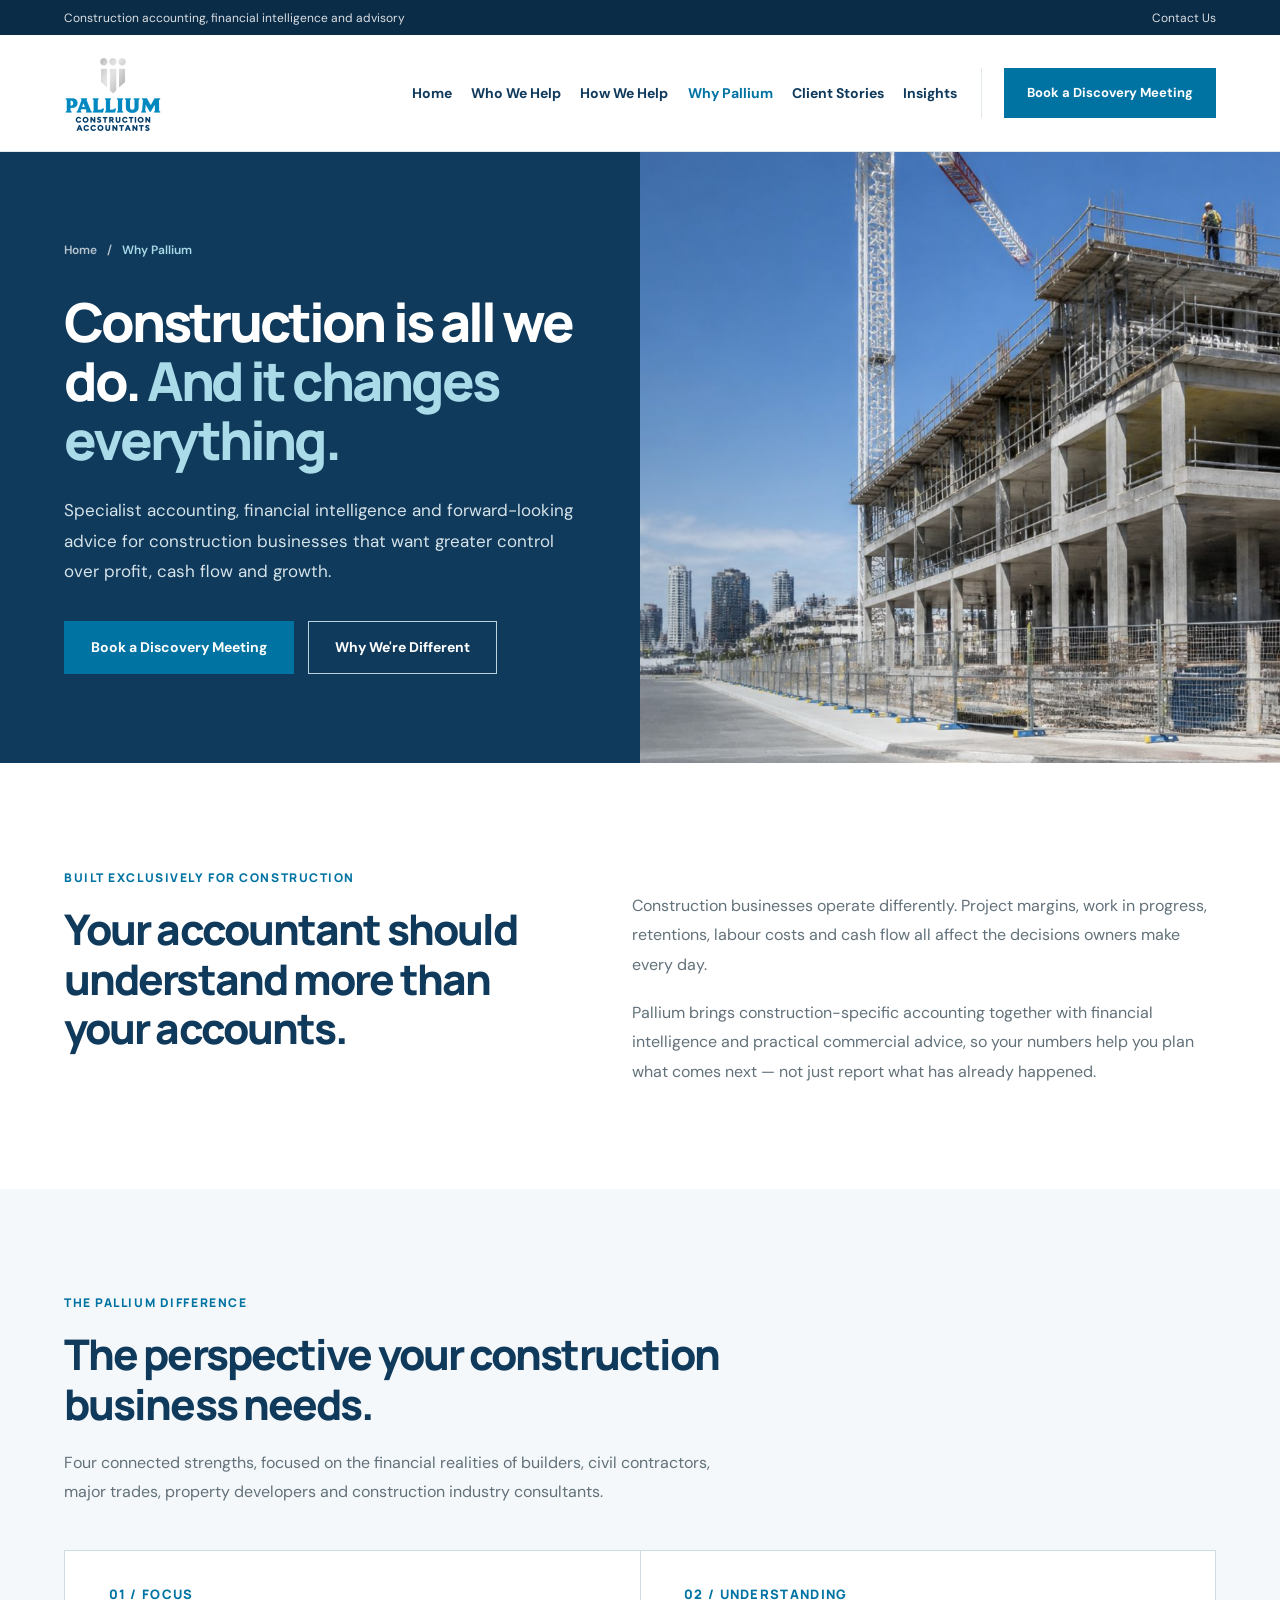
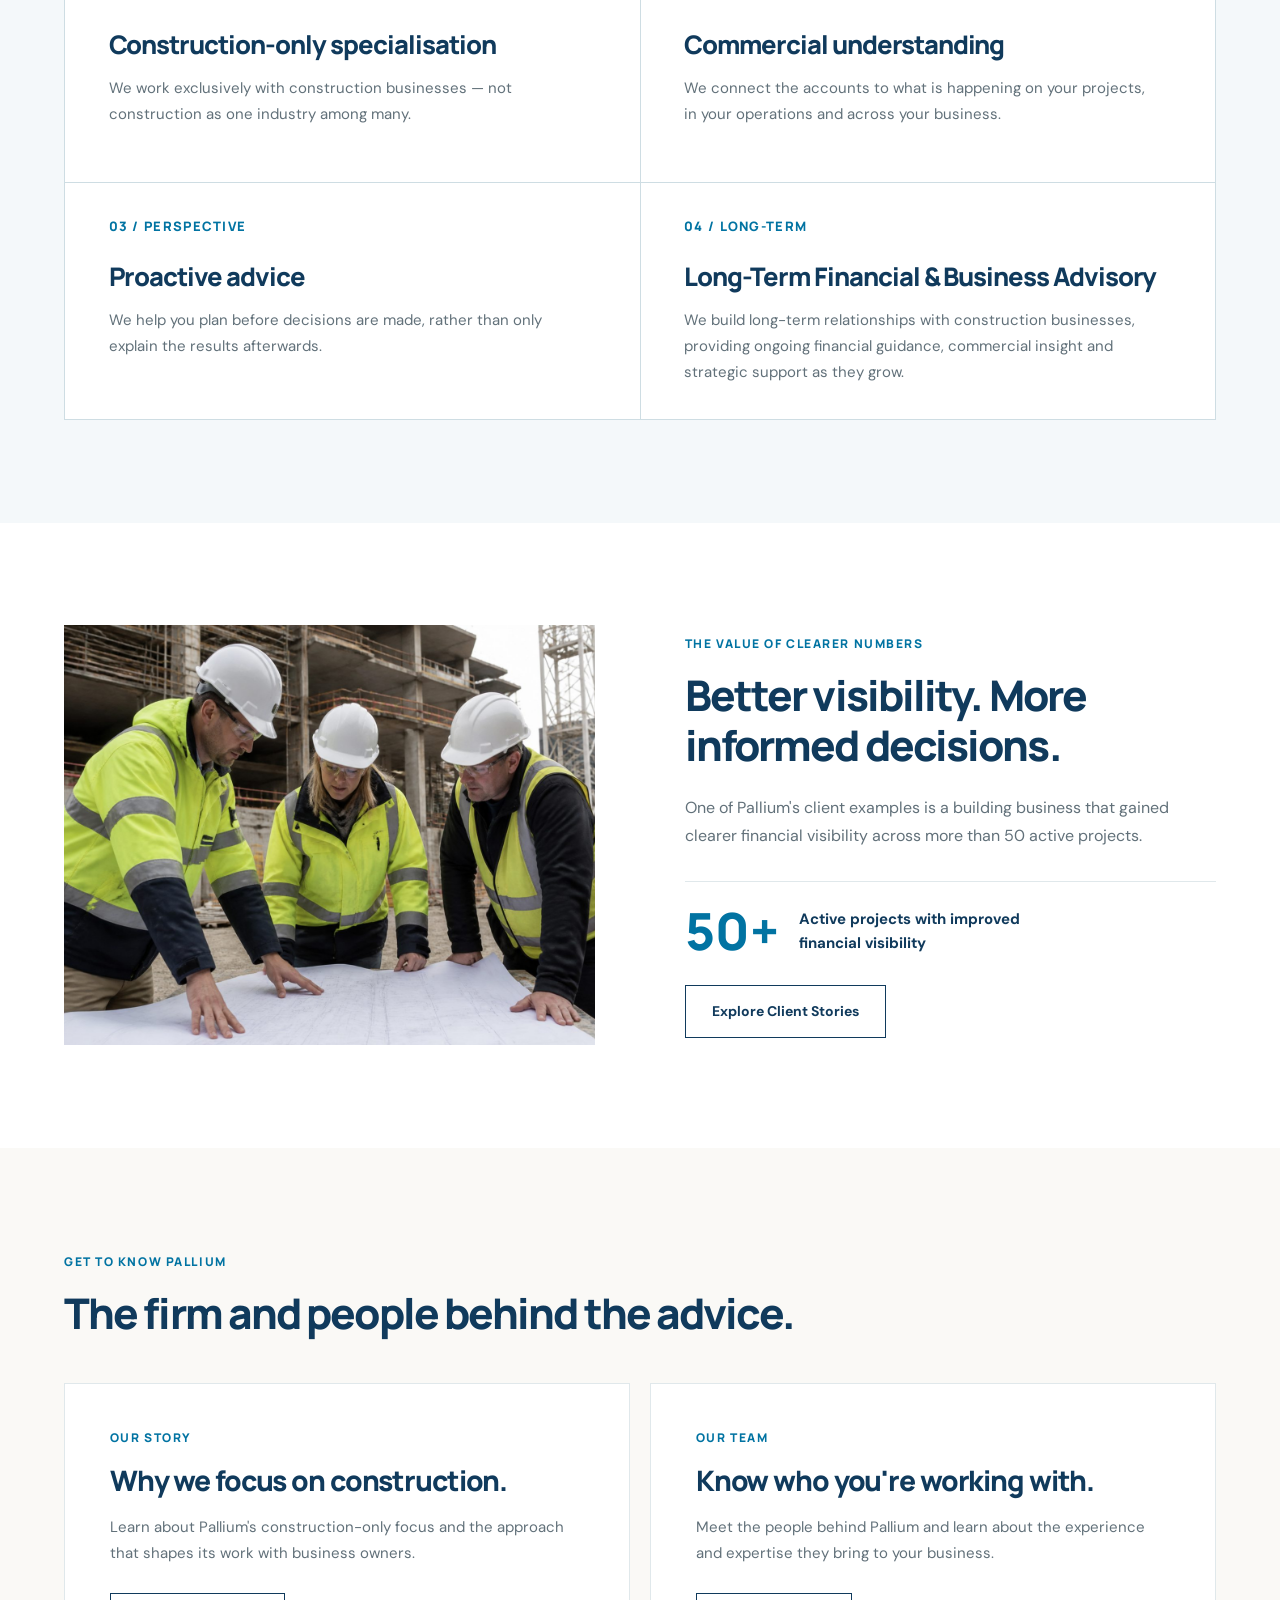
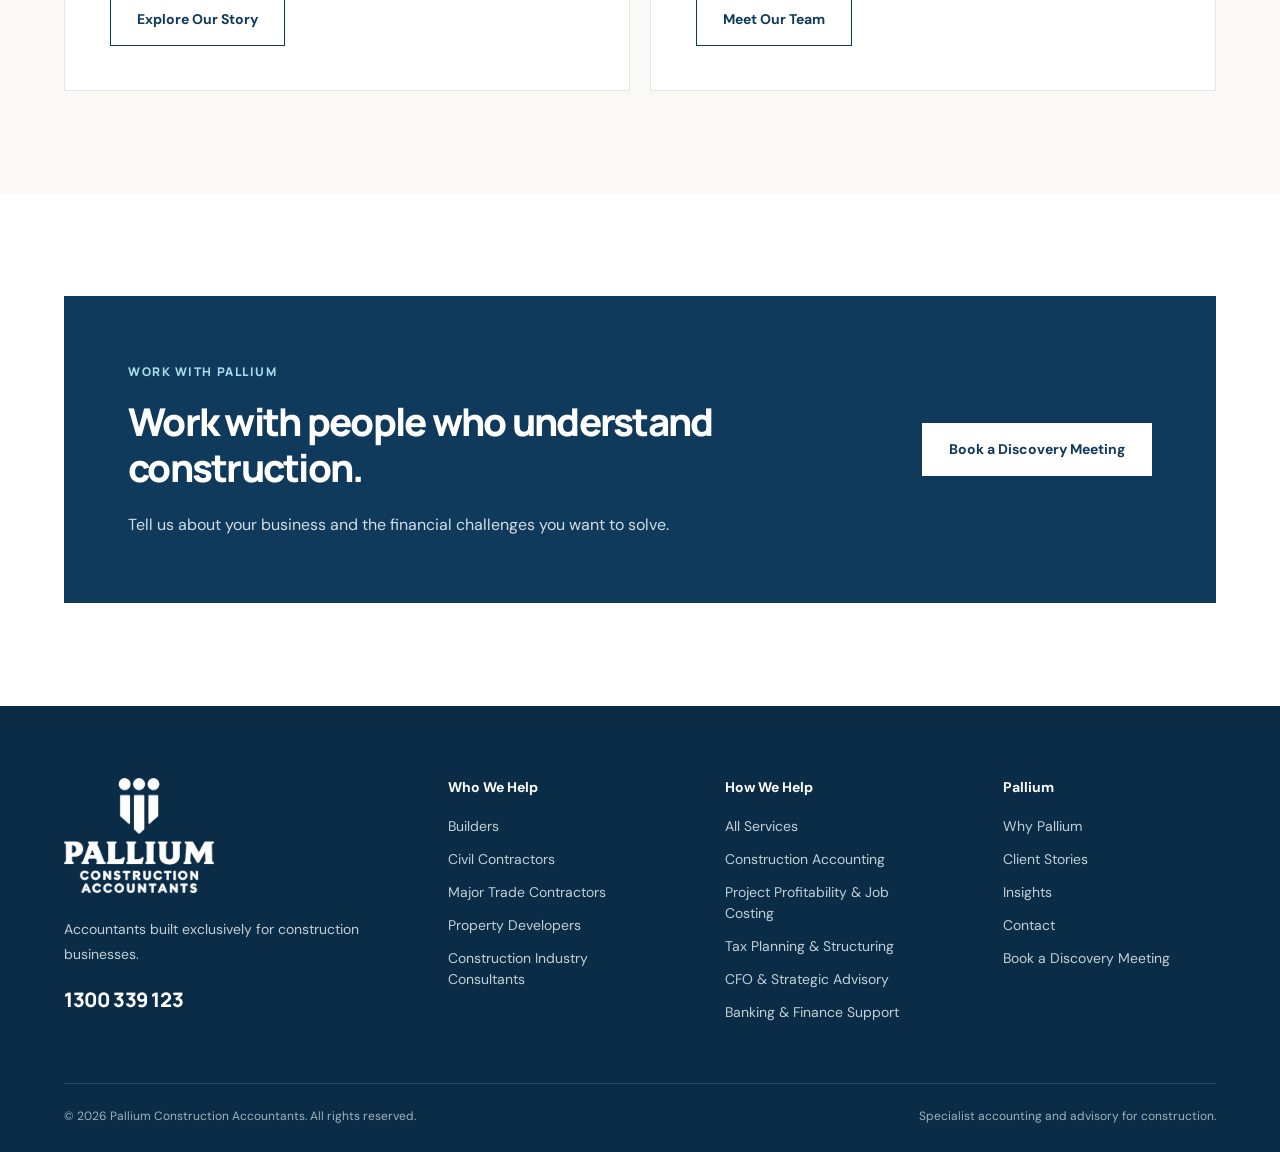
<file: why-pallium.html>
<!DOCTYPE html>
<html lang="en-AU">
<head>
  <meta charset="UTF-8">
  <meta name="viewport" content="width=device-width, initial-scale=1.0">

  <title>Why Pallium | Pallium Construction Accountants</title>
  <meta
    name="description"
    content="Discover Pallium's construction-only specialisation, commercial understanding and proactive advice for construction businesses."
  >

  <link rel="preconnect" href="https://fonts.googleapis.com">
  <link rel="preconnect" href="https://fonts.gstatic.com" crossorigin>
  <link
    href="https://fonts.googleapis.com/css2?family=DM+Sans:wght@400;500;600;700&family=Manrope:wght@400;500;600;700;800&display=swap"
    rel="stylesheet"
  >

  <script>
    /* Only hide content for animation when the browser can reveal it again */
    if (
      "IntersectionObserver" in window &&
      !window.matchMedia("(prefers-reduced-motion: reduce)").matches
    ) {
      document.documentElement.classList.add("js-anim");
    }
  </script>

  <style>
    /* =========================================
       01. GLOBAL
    ========================================= */

    :root {
      --navy: #103a5c;
      --navy-dark: #0b2c47;
      --blue: #0173a2;
      --brand: #0189c0;
      --blue-dark: #016188;
      --sky: #a9dbe8;
      --ivory: #faf9f6;
      --light: #f4f8fa;
      --text: #26343b;
      --muted: #62717a;
      --border: #e0e8eb;

      --heading: "Manrope", sans-serif;
      --body: "DM Sans", sans-serif;

      --container: 1360px;
      --gutter: clamp(22px, 5vw, 80px);
    }

    *, *::before, *::after {
      box-sizing: border-box;
    }

    html {
      scroll-behavior: smooth;
    }

    body {
      margin: 0;
      background: #fff;
      color: var(--text);
      font-family: var(--body);
      -webkit-font-smoothing: antialiased;
      overflow-x: hidden;
    }

    h1, h2, h3, h4, p {
      margin: 0;
    }

    a {
      color: inherit;
      text-decoration: none;
    }

    button {
      font: inherit;
      cursor: pointer;
    }

    img {
      display: block;
      max-width: 100%;
    }

    :focus-visible {
      outline: 3px solid var(--blue);
      outline-offset: 4px;
    }

    .container {
      width: min(
        calc(100% - var(--gutter) * 2),
        var(--container)
      );
      margin-inline: auto;
    }

    .section {
      padding: clamp(76px, 8vw, 112px) 0;
    }

    .eyebrow {
      display: inline-block;
      color: var(--blue);
      font-family: var(--heading);
      font-size: 12px;
      font-weight: 800;
      letter-spacing: .13em;
      line-height: 1.5;
      text-transform: uppercase;
    }

    .section-title {
      color: var(--navy);
      font-family: var(--heading);
      font-size: clamp(32px, 3.3vw, 46px);
      font-weight: 800;
      line-height: 1.18;
      letter-spacing: -.045em;
    }

    .section-description {
      color: var(--muted);
      font-size: 16px;
      line-height: 1.8;
    }

    /* =========================================
       02. BUTTONS
    ========================================= */

    .btn {
      display: inline-flex;
      align-items: center;
      justify-content: center;
      min-height: 53px;
      padding: 0 26px;
      border: 1.5px solid transparent;
      border-radius: 0;
      font-family: var(--body);
      font-size: 14px;
      font-weight: 700;
      line-height: 1.35;
      text-align: center;
      transition:
        background .2s ease,
        color .2s ease,
        border-color .2s ease;
    }

    .btn-primary {
      background: var(--blue);
      border-color: var(--blue);
      color: #fff;
    }

    .btn-primary:hover {
      background: var(--blue-dark);
      border-color: var(--blue-dark);
    }

    .btn-outline {
      background: transparent;
      border-color: var(--navy);
      color: var(--navy);
    }

    .btn-outline:hover {
      background: var(--navy);
      color: #fff;
    }

    .btn-white {
      background: #fff;
      border-color: #fff;
      color: var(--navy);
    }

    .btn-white:hover {
      background: var(--sky);
      border-color: var(--sky);
    }

    /* =========================================
       05. HERO
    ========================================= */

    .why-hero {
      overflow: hidden;
      background: var(--navy);
      color: #fff;
    }

    .why-hero-grid {
      display: grid;
      grid-template-columns: 1fr 1fr;
      align-items: stretch;
      min-height: 540px;
    }

    .why-hero-copy {
      display: flex;
      flex-direction: column;
      justify-content: center;
      padding:
        clamp(65px, 7vw, 108px)
        clamp(35px, 5vw, 80px)
        clamp(65px, 7vw, 108px)
        0;
    }

    .breadcrumb {
      display: flex;
      align-items: center;
      gap: 10px;
      margin-bottom: 34px;
      color: rgba(255, 255, 255, .7);
      font-size: 12px;
      font-weight: 600;
    }

    .breadcrumb span:last-child {
      color: var(--sky);
    }

    .why-hero h1 {
      max-width: 680px;
      color: #fff;
      font-family: var(--heading);
      font-size: clamp(41px, 4.2vw, 65px);
      font-weight: 800;
      line-height: 1.1;
      letter-spacing: -.055em;
    }

    .why-hero h1 span {
      color: var(--sky);
    }

    .why-hero-copy > p {
      max-width: 560px;
      margin-top: 26px;
      color: #d5e3e9;
      font-size: 17px;
      line-height: 1.8;
    }

    .why-hero-actions {
      display: flex;
      flex-wrap: wrap;
      gap: 14px;
      margin-top: 34px;
    }

    .why-hero .btn-outline {
      border-color: #b9d2dd;
      color: #fff;
    }

    .why-hero .btn-outline:hover {
      background: #fff;
      border-color: #fff;
      color: var(--navy);
    }

    .why-hero-image {
      position: relative;
      min-height: 540px;
      margin-right: calc(-1 * var(--gutter));
      background:
        url("site-wide.jpg")
        center / cover no-repeat;
    }

    .why-hero-image::after {
      content: "";
      position: absolute;
      inset: 0;
      background: linear-gradient(
        90deg,
        rgba(11, 44, 71, .18),
        transparent 55%
      );
    }

    /* =========================================
       06. INTRODUCTION
    ========================================= */

    .why-intro {
      background: #fff;
    }

    .why-intro-grid {
      display: grid;
      grid-template-columns: .9fr 1.1fr;
      align-items: start;
      gap: clamp(40px, 7vw, 110px);
    }

    .why-intro .eyebrow {
      margin-bottom: 18px;
    }

    .why-intro-text {
      max-width: 630px;
      padding-top: 25px;
    }

    .why-intro-text p {
      color: var(--muted);
      font-size: 16px;
      line-height: 1.85;
    }

    .why-intro-text p + p {
      margin-top: 18px;
    }

    /* =========================================
       07. THE PALLIUM DIFFERENCE
    ========================================= */

    .why-difference {
      background: var(--light);
    }

    .why-section-head {
      max-width: 790px;
      margin-bottom: 44px;
    }

    .why-section-head .eyebrow {
      margin-bottom: 18px;
    }

    .why-section-head .section-description {
      max-width: 650px;
      margin-top: 19px;
    }

    .why-difference-grid {
      display: grid;
      grid-template-columns: repeat(2, minmax(0, 1fr));
      border-top: 1px solid #cedde3;
      border-left: 1px solid #cedde3;
    }

    .why-difference-item {
      min-height: 232px;
      padding: 34px clamp(28px, 3.4vw, 48px);
      border-right: 1px solid #cedde3;
      border-bottom: 1px solid #cedde3;
      background: #fff;
    }

    .why-difference-number {
      display: block;
      color: var(--blue);
      font-family: var(--heading);
      font-size: 13px;
      font-weight: 800;
      letter-spacing: .1em;
    }

    .why-difference-item h3 {
      max-width: 530px;
      margin-top: 25px;
      color: var(--navy);
      font-family: var(--heading);
      font-size: clamp(22px, 2vw, 28px);
      font-weight: 800;
      line-height: 1.3;
      letter-spacing: -.04em;
    }

    .why-difference-item p {
      max-width: 475px;
      margin-top: 13px;
      color: var(--muted);
      font-size: 15px;
      line-height: 1.75;
    }

    /* =========================================
       08. CLIENT PROOF
    ========================================= */

    .why-proof {
      background: #fff;
    }

    .why-proof-layout {
      display: grid;
      grid-template-columns: 1fr 1fr;
      align-items: center;
      gap: clamp(42px, 7vw, 110px);
    }

    .why-proof-image {
      min-height: 420px;
      background:
        url("plans-review.jpg")
        center / cover no-repeat;
    }

    .why-proof-content .eyebrow {
      margin-bottom: 18px;
    }

    .why-proof-content .section-description {
      max-width: 540px;
      margin-top: 23px;
    }

    .why-proof-result {
      display: flex;
      align-items: center;
      gap: 20px;
      margin-top: 30px;
      padding-top: 23px;
      border-top: 1px solid var(--border);
    }

    .why-proof-result strong {
      color: var(--blue);
      font-family: var(--heading);
      font-size: clamp(42px, 4vw, 57px);
      font-weight: 800;
      line-height: 1;
    }

    .why-proof-result span {
      max-width: 280px;
      color: var(--navy);
      font-size: 15px;
      font-weight: 700;
      line-height: 1.6;
    }

    .why-proof-actions {
      margin-top: 29px;
    }

    /* =========================================
       09. OUR STORY AND TEAM
    ========================================= */

    .why-about {
      background: var(--ivory);
    }

    .why-about-grid {
      display: grid;
      grid-template-columns: repeat(2, minmax(0, 1fr));
      gap: 20px;
    }

    .why-about-card {
      display: flex;
      flex-direction: column;
      min-height: 250px;
      padding: clamp(30px, 3.5vw, 46px);
      background: #fff;
      border: 1px solid var(--border);
    }

    .why-about-card h3 {
      margin-top: 15px;
      color: var(--navy);
      font-family: var(--heading);
      font-size: clamp(24px, 2.2vw, 31px);
      font-weight: 800;
      line-height: 1.3;
      letter-spacing: -.04em;
    }

    .why-about-card p {
      max-width: 490px;
      margin-top: 16px;
      margin-bottom: 26px;
      color: var(--muted);
      font-size: 15px;
      line-height: 1.75;
    }

    .why-about-card .btn {
      align-self: flex-start;
      margin-top: auto;
    }

    /* =========================================
       10. FINAL CTA
    ========================================= */

    .cta-section {
      background: #fff;
    }

    .cta-panel {
      display: flex;
      align-items: center;
      justify-content: space-between;
      gap: 45px;
      padding: clamp(45px, 5vw, 75px);
      background: var(--navy);
      color: #fff;
    }

    .cta-panel > div {
      max-width: 700px;
    }

    .cta-panel .eyebrow {
      color: var(--sky);
    }

    .cta-panel h2 {
      margin-top: 18px;
      color: #fff;
      font-family: var(--heading);
      font-size: clamp(30px, 3vw, 43px);
      font-weight: 800;
      line-height: 1.2;
      letter-spacing: -.045em;
    }

    .cta-panel p {
      max-width: 580px;
      margin-top: 20px;
      color: #d1dfe5;
      font-size: 16px;
      line-height: 1.75;
    }

    .cta-panel .btn {
      flex-shrink: 0;
    }

    /* =========================================
       13. RESPONSIVE
    ========================================= */

    @media (max-width: 960px) {
      .why-hero-grid, .why-intro-grid, .why-proof-layout {
        grid-template-columns: 1fr;
      }

      .why-hero-grid {
        min-height: 0;
      }

      .why-hero-copy {
        padding: 65px 0;
      }

      .why-hero-image {
        min-height: 330px;
        margin: 0 calc(-1 * var(--gutter));
      }

      .why-intro-text {
        padding-top: 0;
      }

      .why-proof-layout {
        gap: 37px;
      }

      .why-proof-image {
        min-height: 355px;
      }

      .cta-panel {
        flex-direction: column;
        align-items: flex-start;
      }
    }

    @media (max-width: 650px) {
      .section {
        padding: 70px 0;
      }

      .section-title {
        font-size: clamp(30px, 8vw, 39px);
      }

      .section-description {
        font-size: 15px;
      }

      .why-hero-copy {
        padding: 49px 0;
      }

      .why-hero h1 {
        font-size: clamp(35px, 9vw, 46px);
      }

      .why-hero-copy > p {
        font-size: 15px;
      }

      .why-hero-actions {
        flex-direction: column;
      }

      .why-hero-actions .btn {
        width: 100%;
      }

      .why-hero-image {
        min-height: 245px;
      }

      .why-difference-grid, .why-about-grid {
        grid-template-columns: 1fr;
      }

      .why-difference-item {
        min-height: 0;
        padding: 29px 25px;
      }

      .why-difference-item h3 {
        margin-top: 17px;
      }

      .why-proof-image {
        min-height: 265px;
      }

      .why-proof-result {
        gap: 15px;
      }

      .why-proof-actions .btn {
        width: 100%;
      }

      .why-about-card {
        min-height: 0;
        padding: 29px 26px;
      }

      .why-about-card .btn {
        width: 100%;
      }

      .cta-panel {
        padding: 45px 28px;
      }

      .cta-panel p {
        font-size: 15px;
      }

      .cta-panel .btn {
        width: 100%;
      }
    }

    @media (prefers-reduced-motion: reduce) {
      html {
        scroll-behavior: auto;
      }

      *, *::before, *::after {
        animation-duration: .01ms !important;
        transition-duration: .01ms !important;
      }
    }

    /* =========================================
       SCROLL ANIMATIONS (same timing as the Home page)
    ========================================= */

    .js-anim .why-hero-copy > *, .js-anim .why-hero-image, .js-anim .why-intro-grid > *, .js-anim .why-section-head, .js-anim .why-difference-item, .js-anim .why-proof-image, .js-anim .why-proof-content, .js-anim .why-about-card, .js-anim .cta-panel {
      opacity: 0;
      translate: 0 28px;
      transition:
        opacity .9s cubic-bezier(.25,.1,.25,1) var(--reveal-delay, 0ms),
        translate .9s cubic-bezier(.25,.1,.25,1) var(--reveal-delay, 0ms);
    }

    .js-anim .why-hero-image, .js-anim .why-intro-text, .js-anim .why-proof-content {
      translate: 40px 0;
    }

    .js-anim .why-intro-grid > :first-child, .js-anim .why-proof-image {
      translate: -40px 0;
    }

    @media (max-width: 960px) {
      .js-anim .why-hero-image, .js-anim .why-intro-text, .js-anim .why-proof-content, .js-anim .why-intro-grid > :first-child, .js-anim .why-proof-image {
        translate: 0 24px;
      }
    }

    .js-anim .is-visible.is-visible.is-visible.is-visible {
      opacity: 1;
      translate: none;
    }
  </style>

  <link rel="stylesheet" href="layout.css">
</head>

<body>

  <script src="header.js"></script>

  <main id="main">

    <!-- =========================================
         HERO
    ========================================= -->

    <section
      class="why-hero"
      aria-labelledby="why-hero-title"
    >
      <div class="container why-hero-grid">

        <div class="why-hero-copy">

          <nav
            class="breadcrumb"
            aria-label="Breadcrumb"
          >
            <a href="index.html">Home</a>

            <span aria-hidden="true">/</span>

            <span aria-current="page">
              Why Pallium
            </span>
          </nav>

          <h1 id="why-hero-title">
            Construction is all we do.
            <span>And it changes everything.</span>
          </h1>

          <p>
            Specialist accounting, financial intelligence
            and forward-looking advice for construction
            businesses that want greater control over
            profit, cash flow and growth.
          </p>

          <div class="why-hero-actions">

            <a
              href="/discovery-meeting"
              class="btn btn-primary"
            >
              Book a Discovery Meeting
            </a>

            <a
              href="#pallium-difference"
              class="btn btn-outline"
            >
              Why We're Different
            </a>

          </div>

        </div>

        <div
          class="why-hero-image"
          role="img"
          aria-label="Active commercial construction site"
        ></div>

      </div>
    </section>

    <!-- =========================================
         INTRODUCTION
    ========================================= -->

    <section class="section why-intro">
      <div class="container why-intro-grid">

        <div>

          <span class="eyebrow">
            Built Exclusively for Construction
          </span>

          <h2 class="section-title">
            Your accountant should understand
            more than your accounts.
          </h2>

        </div>

        <div class="why-intro-text">

          <p>
            Construction businesses operate differently.
            Project margins, work in progress, retentions,
            labour costs and cash flow all affect the
            decisions owners make every day.
          </p>

          <p>
            Pallium brings construction-specific accounting
            together with financial intelligence and
            practical commercial advice, so your numbers
            help you plan what comes next — not just
            report what has already happened.
          </p>

        </div>

      </div>
    </section>

    <!-- =========================================
         THE PALLIUM DIFFERENCE
    ========================================= -->

    <section
      class="section why-difference"
      id="pallium-difference"
    >
      <div class="container">

        <div class="why-section-head">

          <span class="eyebrow">
            The Pallium Difference
          </span>

          <h2 class="section-title">
            The perspective your construction
            business needs.
          </h2>

          <p class="section-description">
            Four connected strengths, focused on the
            financial realities of builders, civil contractors,
            major trades, property developers and
            construction industry consultants.
          </p>

        </div>

        <div class="why-difference-grid">

          <!-- DIFFERENTIATOR 01 -->

          <article class="why-difference-item">

            <span class="why-difference-number">
              01 / FOCUS
            </span>

            <h3>
              Construction-only specialisation
            </h3>

            <p>
              We work exclusively with construction
              businesses — not construction as one
              industry among many.
            </p>

          </article>

          <!-- DIFFERENTIATOR 02 -->

          <article class="why-difference-item">

            <span class="why-difference-number">
              02 / UNDERSTANDING
            </span>

            <h3>
              Commercial understanding
            </h3>

            <p>
              We connect the accounts to what is
              happening on your projects, in your
              operations and across your business.
            </p>

          </article>

          <!-- DIFFERENTIATOR 03 -->

          <article class="why-difference-item">

            <span class="why-difference-number">
              03 / PERSPECTIVE
            </span>

            <h3>
              Proactive advice
            </h3>

            <p>
              We help you plan before decisions
              are made, rather than only explain
              the results afterwards.
            </p>

          </article>

          <!-- DIFFERENTIATOR 04 -->

          <article class="why-difference-item">

            <span class="why-difference-number">
              04 / LONG-TERM
            </span>

            <h3>
              Long-Term Financial &amp; Business Advisory
            </h3>

            <p>
              We build long-term relationships with construction
              businesses, providing ongoing financial guidance,
              commercial insight and strategic support as they grow.
            </p>

          </article>

        </div>

      </div>
    </section>

    <!-- =========================================
         CLIENT PROOF
    ========================================= -->

    <section class="section why-proof">
      <div class="container why-proof-layout">

        <div
          class="why-proof-image"
          role="img"
          aria-label="Construction professionals reviewing plans on site"
        ></div>

        <div class="why-proof-content">

          <span class="eyebrow">
            The Value of Clearer Numbers
          </span>

          <h2 class="section-title">
            Better visibility.
            More informed decisions.
          </h2>

          <p class="section-description">
            One of Pallium's client examples is a
            building business that gained clearer
            financial visibility across more than
            50 active projects.
          </p>

          <div class="why-proof-result">

            <strong>50+</strong>

            <span>
              Active projects with improved
              financial visibility
            </span>

          </div>

          <div class="why-proof-actions">
            <a
              href="client-stories.html"
              class="btn btn-outline"
            >
              Explore Client Stories
            </a>
          </div>

        </div>

      </div>
    </section>

    <!-- =========================================
         OUR STORY AND TEAM
    ========================================= -->

    <section class="section why-about">
      <div class="container">

        <div class="why-section-head">

          <span class="eyebrow">
            Get to Know Pallium
          </span>

          <h2 class="section-title">
            The firm and people behind the advice.
          </h2>

        </div>

        <div class="why-about-grid">

          <!-- OUR STORY -->

          <article class="why-about-card">

            <span class="eyebrow">
              Our Story
            </span>

            <h3>
              Why we focus on construction.
            </h3>

            <p>
              Learn about Pallium's construction-only
              focus and the approach that shapes
              its work with business owners.
            </p>

            <a
              href="our-story.html"
              class="btn btn-outline"
            >
              Explore Our Story
            </a>

          </article>

          <!-- OUR TEAM -->

          <article class="why-about-card">

            <span class="eyebrow">
              Our Team
            </span>

            <h3>
              Know who you're working with.
            </h3>

            <p>
              Meet the people behind Pallium and
              learn about the experience and expertise
              they bring to your business.
            </p>

            <a
              href="our-team.html"
              class="btn btn-outline"
            >
              Meet Our Team
            </a>

          </article>

        </div>

      </div>
    </section>

    <!-- =========================================
         FINAL CTA
    ========================================= -->

    <section class="section cta-section" id="contact">
      <div class="container">

        <div class="cta-panel">

          <div>

            <span class="eyebrow">
              Work With Pallium
            </span>

            <h2>
              Work with people who
              understand construction.
            </h2>

            <p>
              Tell us about your business and the
              financial challenges you want to solve.
            </p>

          </div>

          <a
            href="/discovery-meeting"
            class="btn btn-white"
          >
            Book a Discovery Meeting
          </a>

        </div>

      </div>
    </section>

  </main>

  <script src="footer.js"></script>

  <script>
    /* Reveal content as it scrolls into view */

    if (document.documentElement.classList.contains("js-anim")) {
      const revealItems = document.querySelectorAll([
        ".why-hero-copy > *",
        ".why-hero-image",
        ".why-intro-grid > *",
        ".why-section-head",
        ".why-difference-item",
        ".why-proof-image",
        ".why-proof-content",
        ".why-about-card",
        ".cta-panel"
      ].join(","));

      /* Stagger items that sit side by side, one after another */
      revealItems.forEach(function (item) {
        const position = Array.prototype.indexOf.call(
          item.parentElement.children,
          item
        );

        item.style.setProperty(
          "--reveal-delay",
          Math.min(position * 110, 440) + "ms"
        );
      });

      const revealObserver = new IntersectionObserver(
        function (entries, observer) {
          entries.forEach(function (entry) {
            if (entry.isIntersecting) {
              entry.target.classList.add("is-visible");
              observer.unobserve(entry.target);
            }
          });
        },
        { threshold: 0.12, rootMargin: "0px 0px -6% 0px" }
      );

      revealItems.forEach(function (item) {
        revealObserver.observe(item);
      });
    }
  </script>

</body>
</html>
</file>
<file: layout.css>
/* =========================================================
   PALLIUM SHARED LAYOUT: header and footer styles only.
   Every page loads this file, so change the header or
   footer here and it updates across the whole site.
   Page content styles stay in each page.
========================================================= */

:root {
  --chrome-navy: #103a5c;
  --chrome-navy-dark: #0b2c47;
  --chrome-blue: #0173a2;
  --chrome-blue-dark: #016188;
  --chrome-sky: #a9dbe8;
  --chrome-border: #e0e8eb;
  --chrome-heading: "Manrope", sans-serif;
  --chrome-body: "DM Sans", sans-serif;
  --chrome-gutter: clamp(22px, 5vw, 80px);
}

html { scroll-padding-top: 132px; }

/* Skip link: first thing keyboard users reach */
.skip-link {
  position: fixed;
  z-index: 2000;
  top: -70px;
  left: 20px;
  padding: 12px 20px;
  background: var(--chrome-navy);
  color: #fff;
  font-family: var(--chrome-body);
  font-size: 14px;
  font-weight: 700;
}
.skip-link:focus { top: 15px; }

/* Top bar */
.topbar {
  background: var(--chrome-navy-dark);
  color: rgba(255, 255, 255, .85);
  font-family: var(--chrome-body);
  font-size: 12px;
}
.topbar-inner {
  display: flex;
  align-items: center;
  justify-content: space-between;
  gap: 20px;
  min-height: 35px;
}
.topbar-links { display: flex; gap: 25px; }
.topbar a:hover { color: var(--chrome-sky); }
.topbar :focus-visible,
.footer :focus-visible { outline-color: var(--chrome-sky); }

/* Header */
.header {
  position: sticky;
  top: 0;
  z-index: 1000;
  background: rgba(255, 255, 255, .97);
  border-bottom: 1px solid var(--chrome-border);
  font-family: var(--chrome-body);
  transition: box-shadow .2s ease;
}
.header.scrolled { box-shadow: 0 8px 30px rgba(11, 44, 71, .07); }
.header-inner {
  display: flex;
  align-items: center;
  gap: 24px;
  height: 116px;
}
.logo { display: inline-flex; align-items: center; flex-shrink: 0; }
.logo img { display: block; width: 98px; height: 98px; object-fit: contain; }
.nav {
  display: flex;
  align-items: center;
  gap: clamp(14px, 1.5vw, 28px);
  margin-left: auto;
}
.nav > a:not(.nav-mobile-cta) {
  color: var(--chrome-navy);
  font-size: 14px;
  font-weight: 700;
  white-space: nowrap;
  transition: color .2s ease;
}
.nav > a:not(.nav-mobile-cta):hover,
.nav > a.active:not(.nav-mobile-cta) { color: var(--chrome-blue); }
.header-actions {
  flex-shrink: 0;
  padding-left: 22px;
  border-left: 1px solid var(--chrome-border);
}
.chrome-btn {
  display: inline-flex;
  align-items: center;
  justify-content: center;
  min-height: 50px;
  padding: 0 22px;
  border: 1.5px solid var(--chrome-blue);
  background: var(--chrome-blue);
  color: #fff;
  font-family: var(--chrome-body);
  font-size: 13px;
  font-weight: 700;
  line-height: 1.3;
  text-align: center;
  white-space: nowrap;
  transition: background .2s ease, border-color .2s ease;
}
.chrome-btn:hover {
  background: var(--chrome-blue-dark);
  border-color: var(--chrome-blue-dark);
}
.nav-mobile-cta,
.menu-toggle { display: none; }
.menu-toggle {
  align-items: center;
  justify-content: center;
  flex-shrink: 0;
  width: 46px;
  height: 46px;
  margin-left: auto;
  padding: 0;
  border: 1px solid var(--chrome-border);
  background: #fff;
  color: var(--chrome-navy);
  cursor: pointer;
}
.hamburger { display: grid; gap: 5px; width: 22px; }
.hamburger span {
  display: block;
  width: 100%;
  height: 2px;
  background: currentColor;
  transition: transform .2s ease, opacity .2s ease;
}
.menu-toggle[aria-expanded="true"] .hamburger span:nth-child(1) { transform: translateY(7px) rotate(45deg); }
.menu-toggle[aria-expanded="true"] .hamburger span:nth-child(2) { opacity: 0; }
.menu-toggle[aria-expanded="true"] .hamburger span:nth-child(3) { transform: translateY(-7px) rotate(-45deg); }

/* Footer */
.footer {
  padding: 72px 0 28px;
  background: var(--chrome-navy-dark);
  color: #c1cfd6;
  font-family: var(--chrome-body);
}
.footer-grid {
  display: grid;
  grid-template-columns: 1.5fr repeat(3, 1fr);
  gap: clamp(30px, 5vw, 70px);
}
.footer-logo { display: block; width: 150px; height: auto; }
.footer-about {
  max-width: 340px;
  margin: 24px 0 0;
  font-size: 14px;
  line-height: 1.8;
}
.footer-phone {
  display: inline-block;
  margin-top: 18px;
  color: #fff;
  font-family: var(--chrome-heading);
  font-size: 20px;
  font-weight: 800;
  letter-spacing: -.02em;
}
.footer-title {
  margin: 0 0 20px;
  color: #fff;
  font-family: var(--chrome-body);
  font-size: 14px;
  font-weight: 700;
}
.footer ul {
  display: grid;
  gap: 12px;
  margin: 0;
  padding: 0;
  list-style: none;
  font-size: 14px;
  line-height: 1.5;
}
.footer ul a:hover,
.footer-phone:hover { color: var(--chrome-sky); }
.footer-bottom {
  display: flex;
  align-items: center;
  justify-content: space-between;
  flex-wrap: wrap;
  gap: 15px;
  margin-top: 60px;
  padding-top: 24px;
  border-top: 1px solid rgba(255, 255, 255, .13);
  color: #9fb1bb;
  font-size: 12px;
}

/* Footer columns fade up with the page animations */
.js-anim .footer-grid > div {
  opacity: 0;
  translate: 0 28px;
  transition:
    opacity .9s cubic-bezier(.25,.1,.25,1) var(--reveal-delay, 0ms),
    translate .9s cubic-bezier(.25,.1,.25,1) var(--reveal-delay, 0ms);
}
.js-anim .footer-grid > div.footer-visible { opacity: 1; translate: none; }

/* Mobile booking bar */
.mobile-cta {
  display: none;
  position: fixed;
  z-index: 900;
  left: 0;
  right: 0;
  bottom: 0;
  padding: 12px 18px calc(12px + env(safe-area-inset-bottom, 0px));
  background: #fff;
  border-top: 1px solid var(--chrome-border);
  box-shadow: 0 -6px 24px rgba(0, 0, 0, .08);
  transition: transform .25s ease;
}
.mobile-cta .chrome-btn { width: 100%; min-height: 54px; font-size: 14px; }
.mobile-cta.hidden { transform: translateY(110%); }

/* Tablet: menu collapses behind the hamburger */
@media (max-width: 1200px) {
  html { scroll-padding-top: 116px; }
  .header-inner { height: 100px; }
  .logo img { width: 86px; height: 86px; }
  .header-actions { display: none; }
  .menu-toggle { display: flex; }
  .nav {
    display: none;
    position: absolute;
    top: 100%;
    left: 0;
    right: 0;
    flex-direction: column;
    align-items: stretch;
    gap: 0;
    margin: 0;
    padding: 15px var(--chrome-gutter) 28px;
    background: #fff;
    border-bottom: 1px solid var(--chrome-border);
    box-shadow: 0 18px 28px rgba(0, 0, 0, .08);
    max-height: calc(100svh - 100px);
    overflow-y: auto;
  }
  .nav.is-open { display: flex; }
  .nav > a:not(.nav-mobile-cta) {
    padding: 17px 0;
    border-bottom: 1px solid var(--chrome-border);
    font-size: 16px;
  }
  .nav .nav-mobile-cta { display: flex; margin-top: 20px; min-height: 54px; font-size: 14px; }
  .footer-grid { grid-template-columns: repeat(2, 1fr); }
}

/* Mobile */
@media (max-width: 650px) {
  html { scroll-padding-top: 92px; }
  body { padding-bottom: calc(80px + env(safe-area-inset-bottom, 0px)); }
  .topbar { display: none; }
  .header-inner { height: 78px; }
  .logo img { width: 68px; height: 68px; }
  .nav { max-height: calc(100svh - 78px); }
  .footer-grid { grid-template-columns: 1fr; gap: 40px; }
  .footer ul a { display: inline-block; padding: 3px 0; }
  .mobile-cta { display: block; }
}

@media (prefers-reduced-motion: reduce) {
  .header, .mobile-cta, .chrome-btn, .hamburger span, .nav > a { transition: none !important; }
}
</file>
